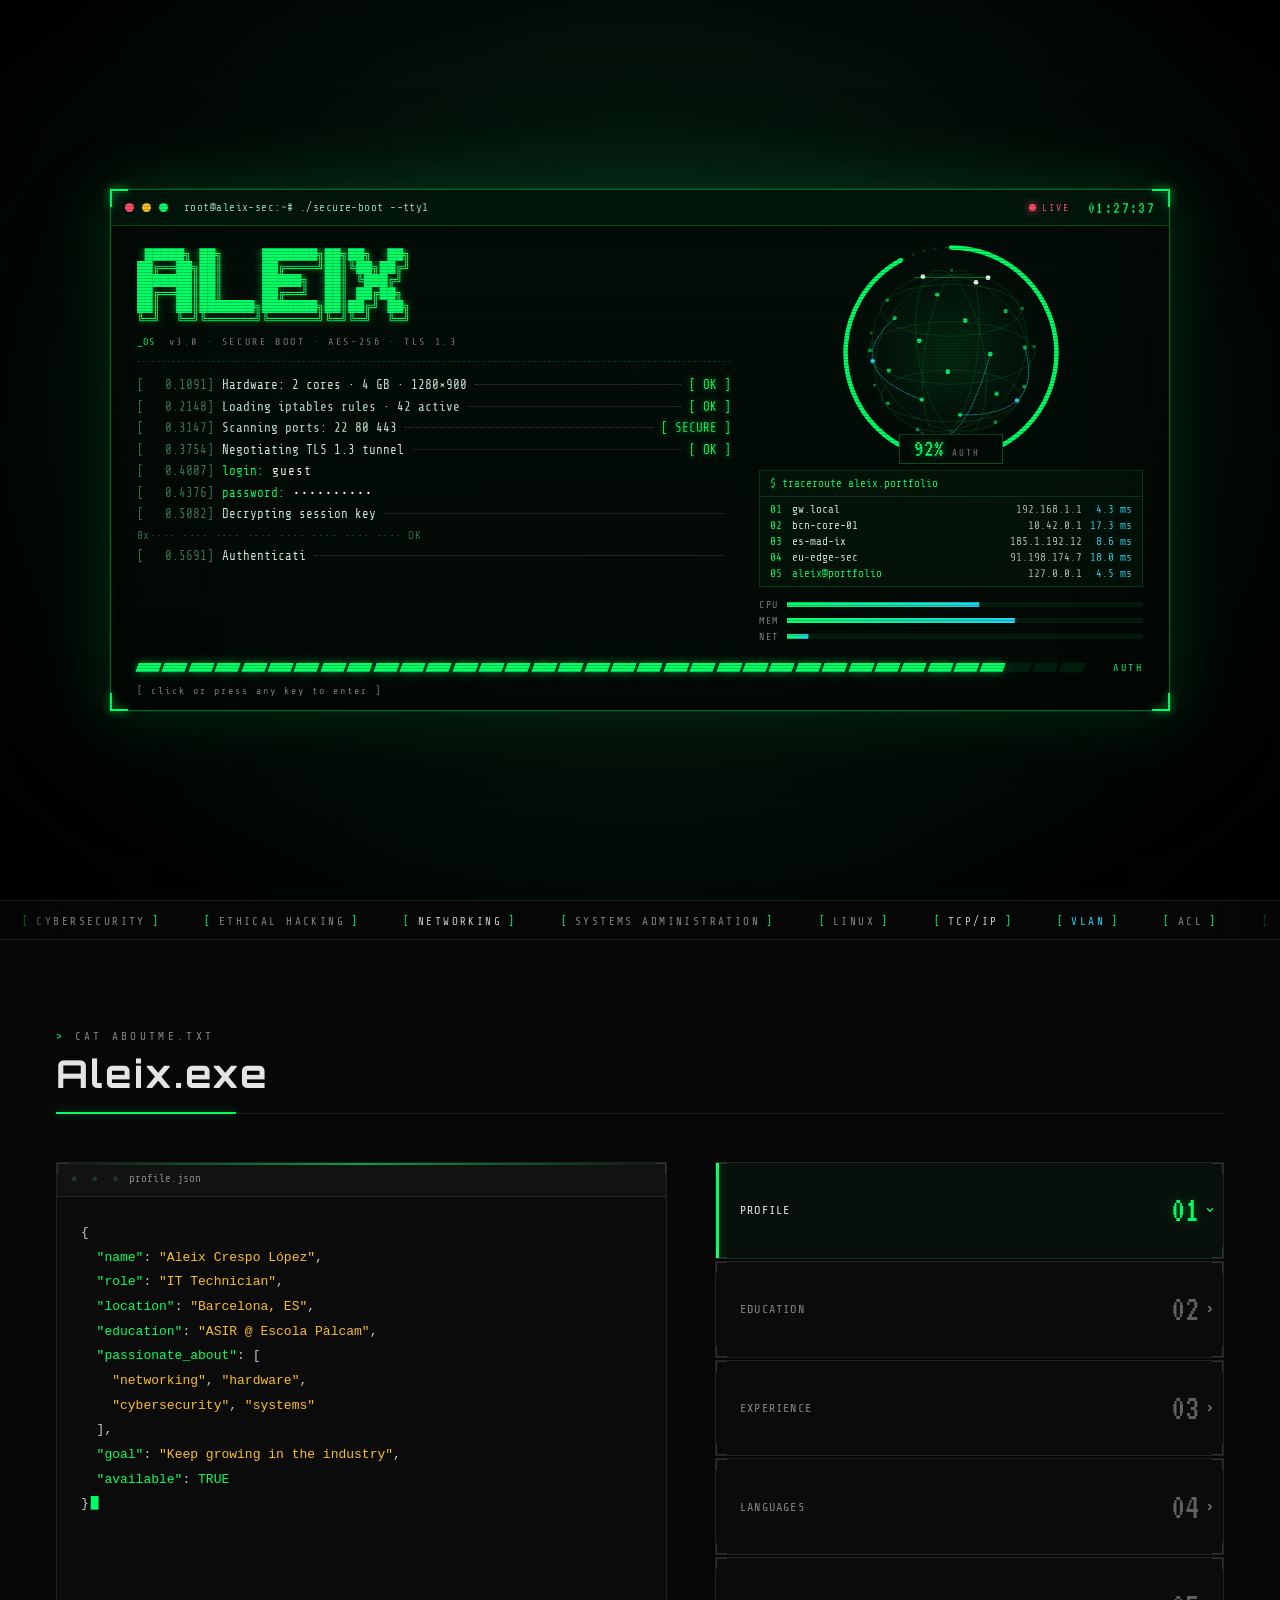
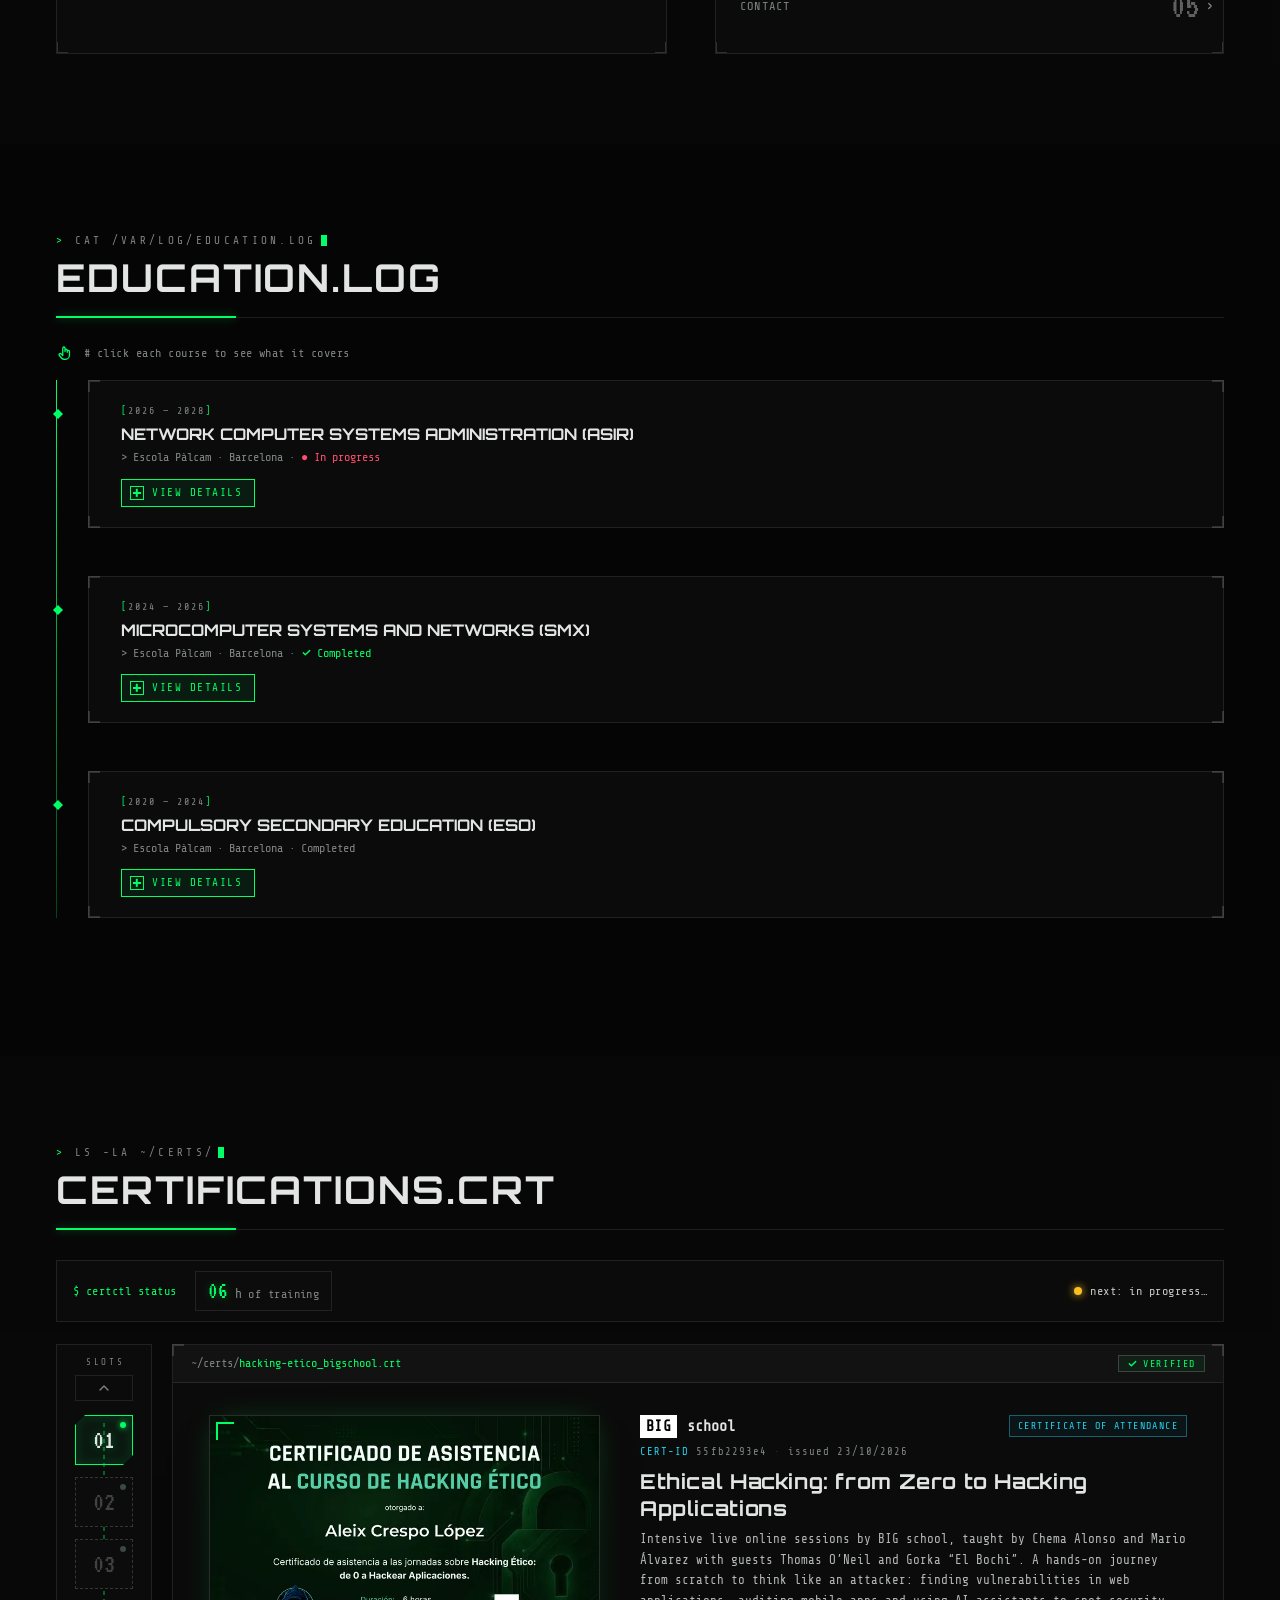
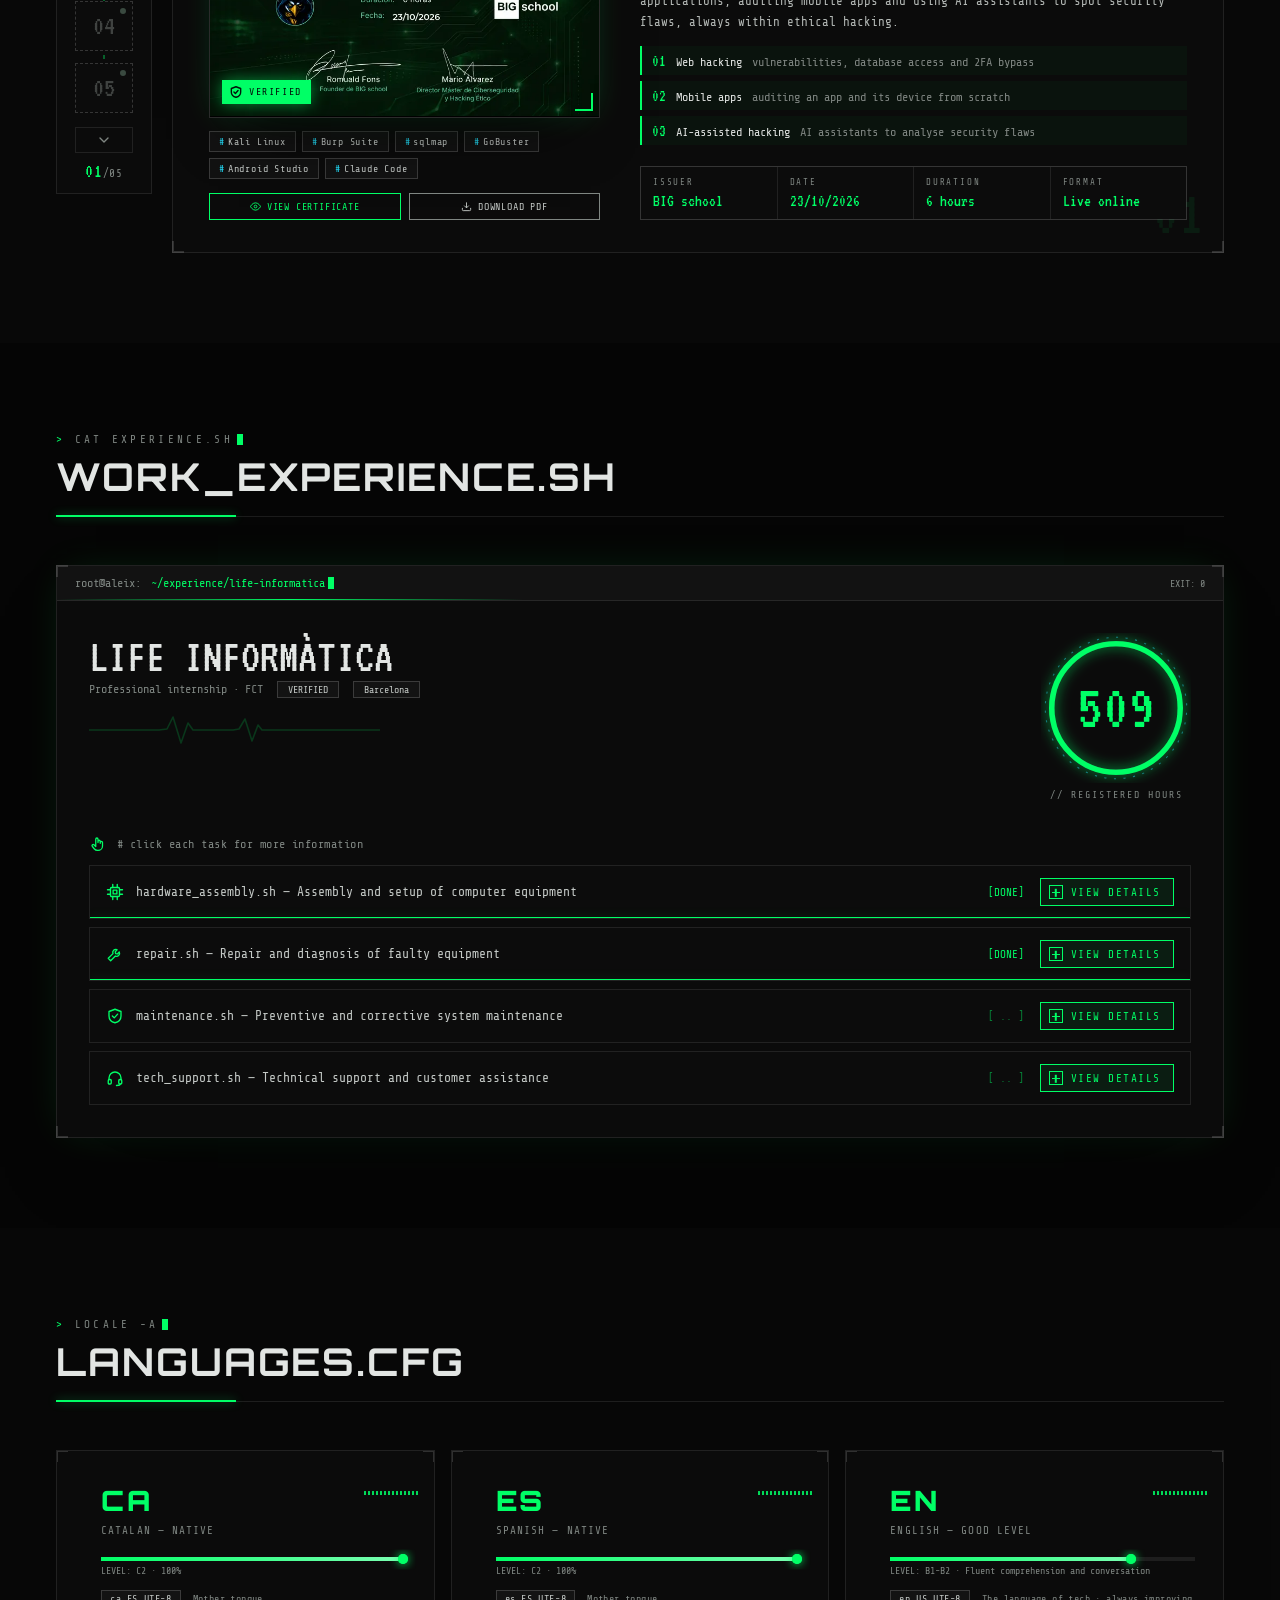
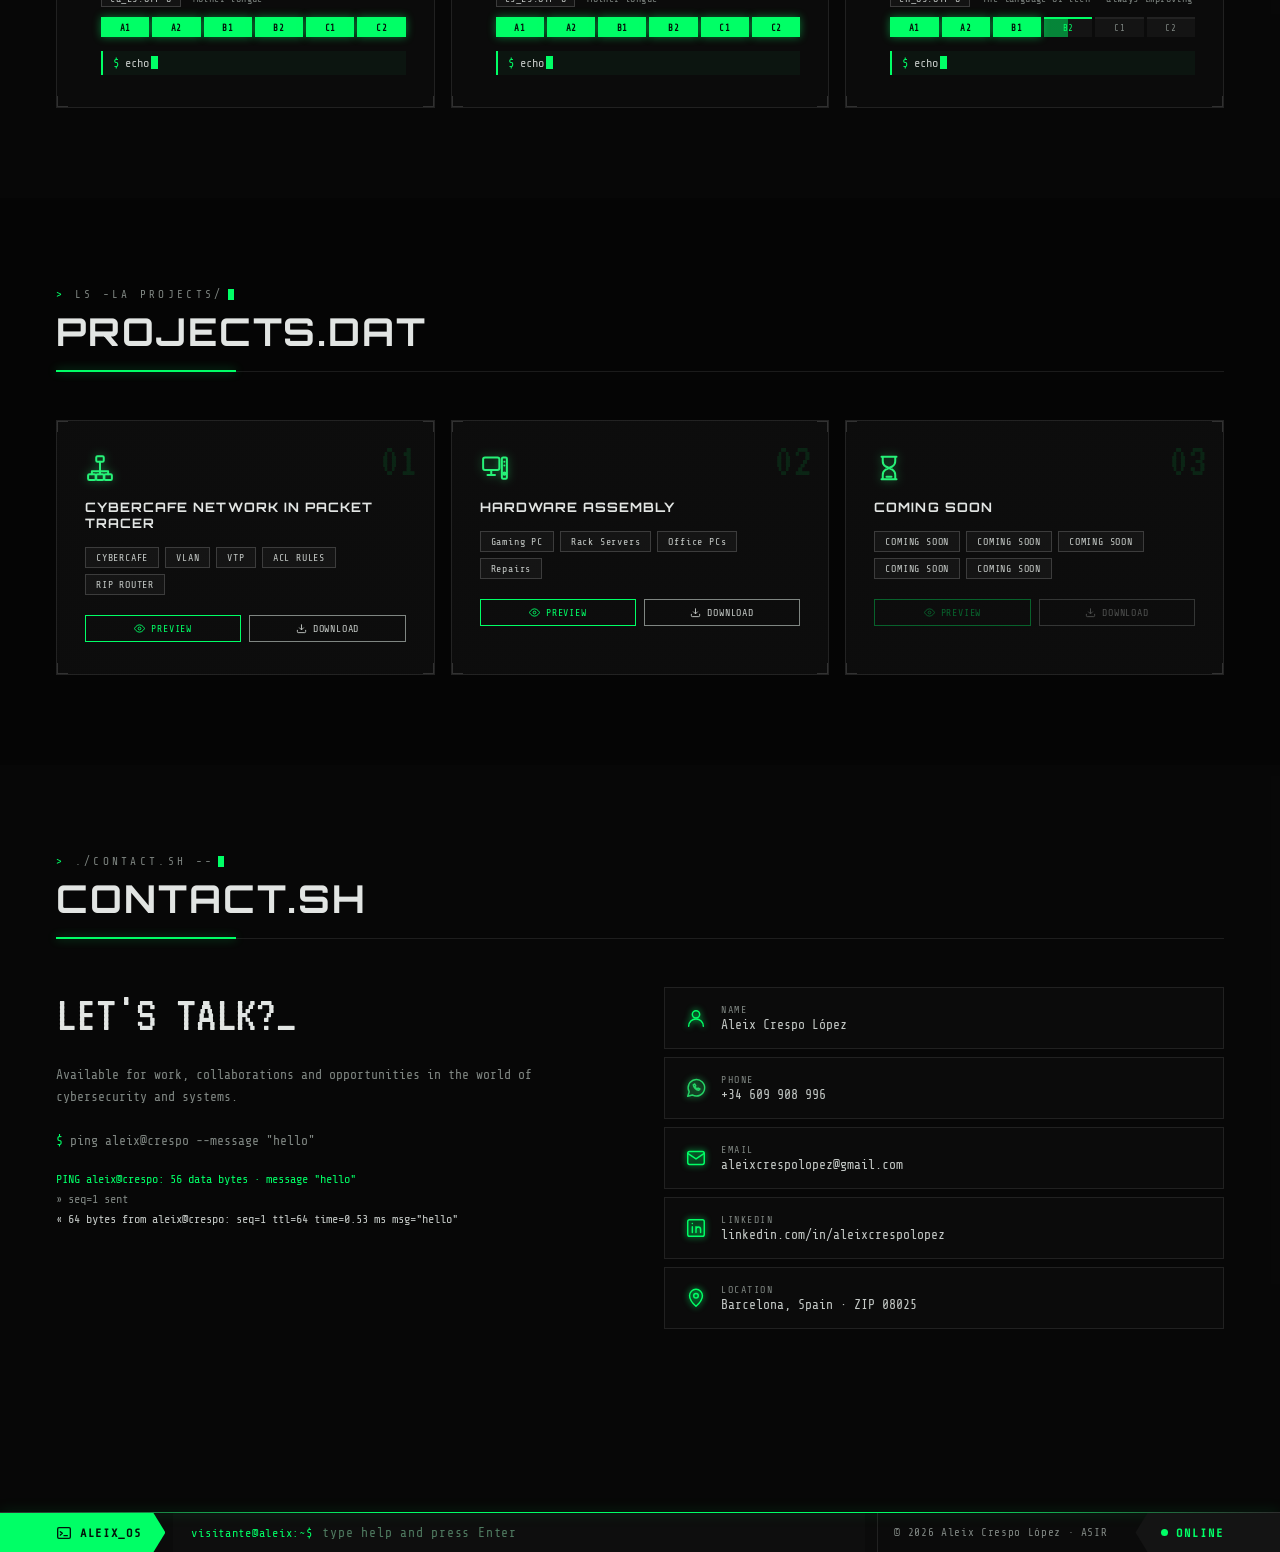
<file: index.html>
<!DOCTYPE html>
<html lang="es">
<head>
<meta charset="UTF-8">
<meta name="viewport" content="width=device-width, initial-scale=1.0, viewport-fit=cover">
<meta name="description" content="Portfolio de Aleix Crespo López: técnico informático de Barcelona, estudiante de asir, apasionado de las redes, los sistemas y la ciberseguridad.">
<meta name="author" content="Aleix Crespo López">
<meta name="theme-color" content="#050505">
<script>try{if(localStorage.xtheme==="light")document.documentElement.dataset.theme="light"}catch(e){}</script>
<meta name="color-scheme" content="dark">
<meta name="referrer" content="strict-origin-when-cross-origin">
<meta property="og:type" content="website">
<meta property="og:title" content="Aleix Crespo López — Portfolio">
<meta property="og:description" content="Técnico informático · ASIR · Redes, sistemas y ciberseguridad. Barcelona.">
<meta property="og:locale" content="es_ES">
<meta name="twitter:card" content="summary">
<script type="application/ld+json">{"@context":"https://schema.org","@type":"Person","name":"Aleix Crespo López","jobTitle":"Técnico informático","address":{"@type":"PostalAddress","addressLocality":"Barcelona","addressCountry":"ES"},"alumniOf":{"@type":"EducationalOrganization","name":"Escola Pàlcam"},"knowsAbout":["Ciberseguridad","Redes","Administración de sistemas","Hardware"],"sameAs":["https://www.linkedin.com/in/aleixcrespolopez/"]}</script>
<title>aleix@crespo:~$ portfolio</title>
<link rel="icon" type="image/svg+xml" href="data:image/svg+xml,%3Csvg xmlns='http://www.w3.org/2000/svg' viewBox='0 0 32 32'%3E%3Crect width='32' height='32' rx='4' fill='%23020c02'/%3E%3Crect x='1' y='1' width='30' height='30' rx='3' fill='none' stroke='%2300ff41' stroke-width='1.2'/%3E%3Crect x='1' y='1' width='30' height='8' rx='3' fill='%230a1a0a'/%3E%3Ccircle cx='6' cy='5' r='1.5' fill='%23ff3c3c'/%3E%3Ccircle cx='11' cy='5' r='1.5' fill='%23ffff00'/%3E%3Ccircle cx='16' cy='5' r='1.5' fill='%2300ff41'/%3E%3Ctext x='4' y='22' font-family='monospace' font-size='11' fill='%2300ff41'%3E%26gt%3B_%3C/text%3E%3C/svg%3E">
<link rel="preconnect" href="https://fonts.googleapis.com">
<link rel="preconnect" href="https://fonts.gstatic.com" crossorigin>
<!-- Fuentes -->
<link rel="preload" as="style" href="https://fonts.googleapis.com/css2?family=Share+Tech+Mono&family=VT323&family=Orbitron:wght@700;900&display=swap">
<link rel="stylesheet" href="https://fonts.googleapis.com/css2?family=Share+Tech+Mono&family=VT323&family=Orbitron:wght@700;900&display=swap" media="print" onload="this.media='all'">
<noscript><link rel="stylesheet" href="https://fonts.googleapis.com/css2?family=Share+Tech+Mono&family=VT323&family=Orbitron:wght@700;900&display=swap"></noscript>
<link rel="preload" as="script" href="js/app.js?v=20261103a">
<link rel="stylesheet" href="css/styles.css?v=20261103a">
<noscript><style>#boot{display:none!important}</style></noscript>
</head>
<body>
<a class="skip-link" href="#sobre-mi">Saltar al contenido</a>

<!-- Pantalla de carga -->
<div id="boot" aria-live="polite"></div>

<!-- Barra superior -->
<nav class="topbar">
  <div class="topbar-dot red"></div>
  <div class="topbar-dot yellow"></div>
  <div class="topbar-dot green"></div>
  <div class="topbar-title">aleix@portfolio:<span>~/home</span> — bash</div>
  <div class="topbar-right">
    <a href="#sobre-mi" data-es="./Sobre Mí" data-en="./About Me">./Sobre Mí</a>
    <a href="#formacion" data-es="./Educación" data-en="./Education">./Educación</a>
    <a href="#certificaciones" data-es="./Certificados" data-en="./Certificates">./Certificados</a>
    <a href="#experiencia" data-es="./Experiencia" data-en="./Experience">./Experiencia</a>
    <a href="#skills" data-es="./Proyectos" data-en="./Projects">./Proyectos</a>
    <a href="#contacto" data-es="./Contacto" data-en="./Contact">./Contacto</a>
  </div>
  <!-- Menú móvil -->
  <div class="hamburger" id="hamburger" aria-label="Menú">
    <span></span><span></span><span></span>
  </div>
  <!-- Modo claro / oscuro -->
  <button type="button" class="theme-toggle" id="themeToggle" aria-label="Cambiar a modo claro" title="Modo claro / oscuro">
    <svg class="tt-sun" viewBox="0 0 24 24" aria-hidden="true"><circle cx="12" cy="12" r="4"/><path d="M12 2v2.5M12 19.5V22M4.2 4.2l1.8 1.8M18 18l1.8 1.8M2 12h2.5M19.5 12H22M4.2 19.8 6 18M18 6l1.8-1.8"/></svg>
    <span class="tt-track"><span class="tt-thumb"></span></span>
    <svg class="tt-moon" viewBox="0 0 24 24" aria-hidden="true"><path d="M20 14.5A8.5 8.5 0 1 1 9.5 4a7 7 0 0 0 10.5 10.5z"/></svg>
  </button>
  <!-- Idioma -->
  <div class="lang-toggle-wrap" id="langToggle" title="Cambiar idioma / Switch language">
    <span class="lang-flag flag-es" title="Español">
      <svg xmlns="http://www.w3.org/2000/svg" viewBox="0 0 60 40" width="24" height="16">
        <rect width="60" height="40" fill="#c60b1e"/>
        <rect y="10" width="60" height="20" fill="#ffc400"/>
      </svg>
    </span>
    <div class="lang-slider-track" id="langTrack">
      <div class="lang-slider-thumb" id="langThumb"></div>
    </div>
    <span class="lang-flag flag-en" title="English">
      <svg xmlns="http://www.w3.org/2000/svg" viewBox="0 0 60 40" width="24" height="16">
        <rect width="60" height="40" fill="#012169"/>
        <path d="M0,0 L60,40 M60,0 L0,40" stroke="#fff" stroke-width="6"/>
        <path d="M0,0 L60,40 M60,0 L0,40" stroke="#C8102E" stroke-width="4"/>
        <path d="M30,0 V40 M0,20 H60" stroke="#fff" stroke-width="10"/>
        <path d="M30,0 V40 M0,20 H60" stroke="#C8102E" stroke-width="6"/>
      </svg>
    </span>
  </div>
</nav>

<!-- Menú desplegable móvil -->
<nav class="mobile-nav" id="mobileNav">
  <a href="#sobre-mi" class="mobile-nav-link" data-es="./Sobre Mí" data-en="./About Me">./Sobre Mí</a>
  <a href="#formacion" class="mobile-nav-link" data-es="./Educación" data-en="./Education">./Educación</a>
  <a href="#certificaciones" class="mobile-nav-link" data-es="./Certificados" data-en="./Certificates">./Certificados</a>
  <a href="#experiencia" class="mobile-nav-link" data-es="./Experiencia" data-en="./Experience">./Experiencia</a>
  <a href="#skills" class="mobile-nav-link" data-es="./Proyectos" data-en="./Projects">./Proyectos</a>
  <a href="#contacto" class="mobile-nav-link" data-es="./Contacto" data-en="./Contact">./Contacto</a>
</nav>

<!-- Hero -->
<section class="hero" style="padding-top:48px;">

  <div class="hero-left">
    <div class="term-window">
      <div class="term-titlebar">
        bash — 80x24 &nbsp;&nbsp;
        <span>aleix@portfolio</span>
      </div>
      <div class="term-body">
        <div class="prompt">
          <span class="user">aleix</span><span class="at">@</span><span class="host">portfolio</span>:<span style="color:var(--muted)">~$</span>
          <span style="color:var(--text);"> whoami</span>
        </div>
        <div class="hero-name">
          <div class="glitch">ALEIX</div>
          <div>CRESPO</div>
          <div style="-webkit-text-stroke:1px var(--green);color:transparent;text-shadow:none;">LÓPEZ</div>
        </div>
        <div class="hero-role">
          <span class="tag">ESTUDIANTE_ASIR</span>
          <span class="tag">TÉCNICO INFORMÁTICO</span>
          <span class="tag">CIBERSEGURIDAD</span>
          <br>
          <span style="color:var(--muted);font-size:12px;display:block;margin-top:8px;">Apasionado de la informática · Con ganas de creecer en el ambito profesional</span>
        </div>
        <div class="prompt" style="margin-top:12px;">
          <span class="user">aleix</span><span class="at">@</span><span class="host">portfolio</span>:<span style="color:var(--muted)">~$</span>
          <span class="typing-line" id="typed"> </span>
        </div>
        <div class="hero-btns">
          <a href="img/cvAleix.pdf" class="btn" target="_blank" rel="noopener noreferrer">
            <span>
              <svg class="btn-icon" viewBox="0 0 24 24" xmlns="http://www.w3.org/2000/svg" fill="currentColor">
                <path d="M14 2H6a2 2 0 0 0-2 2v16a2 2 0 0 0 2 2h12a2 2 0 0 0 2-2V8l-6-6zm-1 1.5L18.5 9H13V3.5zM6 20V4h5v7h7v9H6zm2-7h8v1H8v-1zm0 2.5h8v1H8v-1zm0-5h3v1H8v-1z"/>
              </svg>
              ./Curriculum
            </span>
          </a>
          <a href="https://www.linkedin.com/in/aleixcrespolopez/" class="btn ghost" target="_blank" rel="noopener noreferrer">
            <span>
              <svg class="btn-icon" viewBox="0 0 24 24" xmlns="http://www.w3.org/2000/svg" fill="currentColor">
                <path d="M20.447 20.452h-3.554v-5.569c0-1.328-.027-3.037-1.852-3.037-1.853 0-2.136 1.445-2.136 2.939v5.667H9.351V9h3.414v1.561h.046c.477-.9 1.637-1.85 3.37-1.85 3.601 0 4.267 2.37 4.267 5.455v6.286zM5.337 7.433a2.062 2.062 0 0 1-2.063-2.065 2.064 2.064 0 1 1 2.063 2.065zm1.782 13.019H3.555V9h3.564v11.452zM22.225 0H1.771C.792 0 0 .774 0 1.729v20.542C0 23.227.792 24 1.771 24h20.451C23.2 24 24 23.227 24 22.271V1.729C24 .774 23.2 0 22.222 0h.003z"/>
              </svg>
              Linkedin/.
            </span>
          </a>
        </div>
      </div>
    </div>
  </div>

  <div class="hero-right">
    <div>
      <div class="photo-frame">
        <img id="pfoto" decoding="async" fetchpriority="high" width="288" height="288" src="img/FotoCV.jpg" alt="Aleix Crespo López">
        <div class="corner-br"></div>
        <div class="corner-bl"></div>
        <div class="photo-label">ID: ALEIX_CRESPO · EDAD: 18 AÑOS</div>
      </div>
    </div>
  </div>
</section>

<!-- Sobre mí -->
<section id="sobre-mi">
  <div class="sec-label">cat SobreMi.txt</div>
  <h2 class="sec-title">Aleix.exe</h2>
  <div class="about-grid">
    <div class="terminal-block">
      <div class="tb-bar"><span id="tb-filename">perfil.json</span></div>
      <div class="tb-body">
        <pre class="cmd" id="about-terminal-content"></pre>
      </div>
    </div>

    <div class="stats-panel">
      <div class="stat-row stat-clickable" data-stat="horas" title="Click para más info">
        <span class="stat-key">PERFIL</span><span class="stat-val2">01</span>
      </div>
      <div class="stat-row stat-clickable" data-stat="formacion" title="Click para más info">
        <span class="stat-key">FORMACIÓN</span><span class="stat-val2">02</span>
      </div>
      <div class="stat-row stat-clickable" data-stat="ingles" title="Click para más info">
        <span class="stat-key">EXPERIENCIA</span><span class="stat-val2">03</span>
      </div>
      <div class="stat-row stat-clickable" data-stat="idiomas" title="Click para más info">
        <span class="stat-key">IDIOMAS</span><span class="stat-val2">04</span>
      </div>
      <div class="stat-row stat-clickable" data-stat="ciudad" title="Click para más info">
        <span class="stat-key">CONTACTO</span><span class="stat-val2">05</span>
      </div>
    </div>
  </div>
</section>

<!-- Formación -->
<section id="formacion">
  <div class="sec-label">cat /var/log/Formación.log</div>
  <h2 class="sec-title">FORMACIÓN.LOG</h2>
  <div class="x-hint" role="note"><svg viewBox="0 0 24 24" aria-hidden="true"><path d="M9 11V5.5a1.5 1.5 0 0 1 3 0V10m0-1.5a1.5 1.5 0 0 1 3 0V11m0-1a1.5 1.5 0 0 1 3 0v4.5a6 6 0 0 1-6 6h-.5a6 6 0 0 1-4.6-2.2L4.3 15a1.5 1.5 0 0 1 2.3-1.9L9 15.5V11"/></svg><span data-es="# pulsa en cada formación para ver de qué trata" data-en="# click each course to see what it covers"># pulsa en cada formación para ver de qué trata</span></div>
  <div class="timeline">
    <div class="tl-item">
      <button type="button" class="tl-head" aria-expanded="false" aria-controls="tl-d1">
        <span class="tl-period">2026 — 2028</span>
        <span class="tl-title">ADMINISTRACIÓN DE SISTEMAS INFORMÁTICOS EN RED (ASIR)</span>
        <span class="tl-school">> Escola Pàlcam · Barcelona · <span style="color:var(--red);">En Curso</span></span>
        <span class="tl-more x-more"><i class="x-pm" aria-hidden="true"></i><span class="x-lbl">ver detalles</span></span>
      </button>
      <div class="tl-detail" id="tl-d1" role="region">
        <div class="tl-inner">
          <div class="td-cmd">$ cat asir.md</div>
          <p class="tl-desc" data-es="Ciclo superior centrado en administrar y asegurar infraestructuras TI: sistemas operativos, redes, servicios de red, bases de datos y seguridad. Mi objetivo es especializarme en ciberseguridad y administración de sistemas." data-en="Advanced vocational degree focused on administering and securing IT infrastructure: operating systems, networking, network services, databases and security. My goal is to specialise in cybersecurity and systems administration.">Ciclo superior centrado en administrar y asegurar infraestructuras TI: sistemas operativos, redes, servicios de red, bases de datos y seguridad. Mi objetivo es especializarme en ciberseguridad y administración de sistemas.</p>
          <div class="tl-mods"><span class="tl-mod" data-es="Administración de SO" data-en="OS administration">Administración de SO</span><span class="tl-mod" data-es="Redes" data-en="Networking">Redes</span><span class="tl-mod" data-es="Servicios de red" data-en="Network services">Servicios de red</span><span class="tl-mod" data-es="Bases de datos" data-en="Databases">Bases de datos</span><span class="tl-mod" data-es="Seguridad y alta disponibilidad" data-en="Security & high availability">Seguridad y alta disponibilidad</span></div>
        </div>
      </div>
    </div>
    <div class="tl-item">
      <button type="button" class="tl-head" aria-expanded="false" aria-controls="tl-d2">
        <span class="tl-period">2024 — 2026</span>
        <span class="tl-title">SISTEMAS MICROINFORMÁTICOS Y REDES (SMX)</span>
        <span class="tl-school">> Escola Pàlcam · Barcelona · <span style="color:var(--green);">Completado</span></span>
        <span class="tl-more x-more"><i class="x-pm" aria-hidden="true"></i><span class="x-lbl">ver detalles</span></span>
      </button>
      <div class="tl-detail" id="tl-d2" role="region">
        <div class="tl-inner">
          <div class="td-cmd">$ cat smx.md</div>
          <p class="tl-desc" data-es="Ciclo medio donde construí la base técnica: montaje y reparación de hardware, instalación de sistemas operativos, redes locales y seguridad informática. Lo cerré con 515 h de prácticas FCT en Life Informàtica y proyectos como la red de un cibercafé en Packet Tracer (VLAN, VTP, ACL, RIP)." data-en="Vocational degree where I built my technical foundation: hardware assembly and repair, operating system installation, local networks and IT security. I finished it with 515 h of FCT internship at Life Informàtica and projects such as a cybercafé network in Packet Tracer (VLAN, VTP, ACL, RIP).">Ciclo medio donde construí la base técnica: montaje y reparación de hardware, instalación de sistemas operativos, redes locales y seguridad informática. Lo cerré con 515 h de prácticas FCT en Life Informàtica y proyectos como la red de un cibercafé en Packet Tracer (VLAN, VTP, ACL, RIP).</p>
          <div class="tl-mods"><span class="tl-mod" data-es="Hardware" data-en="Hardware">Hardware</span><span class="tl-mod" data-es="Sistemas operativos" data-en="Operating systems">Sistemas operativos</span><span class="tl-mod" data-es="Redes locales" data-en="Local networks">Redes locales</span><span class="tl-mod" data-es="Seguridad informática" data-en="IT security">Seguridad informática</span><span class="tl-mod" data-es="Aplicaciones web" data-en="Web applications">Aplicaciones web</span><span class="tl-mod" data-es="Packet Tracer" data-en="Packet Tracer">Packet Tracer</span></div>
        </div>
      </div>
    </div>
    <div class="tl-item">
      <button type="button" class="tl-head" aria-expanded="false" aria-controls="tl-d3">
        <span class="tl-period">2020 — 2024</span>
        <span class="tl-title">EDUCACIÓN SECUNDARIA OBLIGATORIA (ESO)</span>
        <span class="tl-school">> Escola Pàlcam · Barcelona · <span style="color:var(--green);">Completado</span></span>
        <span class="tl-more x-more"><i class="x-pm" aria-hidden="true"></i><span class="x-lbl">ver detalles</span></span>
      </button>
      <div class="tl-detail" id="tl-d3" role="region">
        <div class="tl-inner">
          <div class="td-cmd">$ cat eso.md</div>
          <p class="tl-desc" data-es="Etapa obligatoria en la que desarrollé las bases de estudio, el trabajo en equipo y mi interés por la tecnología, que me llevó a elegir la rama informática." data-en="Compulsory stage where I developed study habits, teamwork and my interest in technology, which led me to choose the IT track.">Etapa obligatoria en la que desarrollé las bases de estudio, el trabajo en equipo y mi interés por la tecnología, que me llevó a elegir la rama informática.</p>
          <div class="tl-mods"><span class="tl-mod" data-es="Tecnología" data-en="Technology">Tecnología</span><span class="tl-mod" data-es="Matemáticas" data-en="Maths">Matemáticas</span><span class="tl-mod" data-es="Idiomas" data-en="Languages">Idiomas</span></div>
        </div>
      </div>
    </div>
  </div>

</section>

<!-- Certificaciones (para añadir uno, copia un <article class="cert-card">) -->
<section id="certificaciones">
  <div class="sec-label">ls -la ~/certs/</div>
  <h2 class="sec-title">CERTIFICACIONES.CRT</h2>

  <div class="cert-status" role="status">
    <span class="cs-cmd">$ certctl status</span>
    <span class="cs-item"><b id="certHours">06</b><i>h</i> <span data-es="de formación" data-en="of training">de formación</span></span>
    <span class="cs-next"><i></i><span data-es="siguiente: en curso…" data-en="next: in progress…">siguiente: en curso…</span></span>
  </div>

  <div class="cert-shell" data-slots="5">
  <nav class="cert-rail" role="tablist" aria-label="Certificados"></nav>
  <div class="cert-list">
    <article class="cert-card" data-num="01" data-hours="6" data-short-es="Hacking ético" data-short-en="Ethical hacking">
      <div class="cert-bar">
        <span class="cb-path">~/certs/<b>hacking-etico_bigschool.crt</b></span>
        <span class="cb-ok"><svg class="ico-check" viewBox="0 0 24 24" aria-hidden="true"><path d="M5 12.5l4.5 4.5L19 7.5"/></svg><span data-es="VERIFICADO" data-en="VERIFIED">VERIFICADO</span></span>
      </div>
      <div class="cert-body">
        <div class="cert-side">
        <button class="cert-thumb" type="button" data-full="certificados/hacking-etico-bigschool.webp"
                data-es-label="Ampliar certificado" data-en-label="Enlarge certificate" aria-label="Ampliar certificado">
          <img src="certificados/hacking-etico-bigschool-thumb.webp" width="720" height="556" loading="lazy" decoding="async"
               alt="Certificado de asistencia al Curso de Hacking Ético de BIG school — Aleix Crespo López">
          <span class="cth-scan" aria-hidden="true"></span>
          <span class="cth-stamp" aria-hidden="true"><svg viewBox="0 0 24 24"><path d="M12 3l8 3v6c0 5-3.5 8-8 9-4.5-1-8-4-8-9V6z"/><path d="m8.5 12 2.5 2.5 4.5-5"/></svg><span data-es="VERIFICADO" data-en="VERIFIED">VERIFICADO</span></span>
          <span class="cth-zoom" aria-hidden="true"><svg viewBox="0 0 24 24"><circle cx="11" cy="11" r="6.5"/><path d="m16 16 5 5M11 8v6M8 11h6"/></svg></span>
        </button>

          <div class="ci-tags"><span>Kali Linux</span><span>Burp Suite</span><span>sqlmap</span><span>GoBuster</span><span>Android Studio</span><span>Claude Code</span></div>
          <div class="project-btns ci-btns">
            <a href="certificados/hacking-etico-bigschool.webp" class="project-btn project-btn-preview cert-open" data-full="certificados/hacking-etico-bigschool.webp">
              <svg viewBox="0 0 24 24" fill="none" stroke="currentColor" stroke-width="2"><path d="M1 12s4-8 11-8 11 8 11 8-4 8-11 8-11-8-11-8z"/><circle cx="12" cy="12" r="3"/></svg>
              <span data-es="VER CERTIFICADO" data-en="VIEW CERTIFICATE">VER CERTIFICADO</span>
            </a>
            <a href="certificados/Certificado-Hacking-Etico-BIG-school.pdf" class="project-btn project-btn-download" download>
              <svg viewBox="0 0 24 24" fill="none" stroke="currentColor" stroke-width="2"><path d="M21 15v4a2 2 0 0 1-2 2H5a2 2 0 0 1-2-2v-4"/><polyline points="7 10 12 15 17 10"/><line x1="12" y1="15" x2="12" y2="3"/></svg>
              <span data-es="DESCARGAR PDF" data-en="DOWNLOAD PDF">DESCARGAR PDF</span>
            </a>
          </div>
        </div>

        <div class="cert-info">
          <div class="ci-issuer"><span class="ci-logo">BIG</span> school <span class="ci-type" data-es="CERTIFICADO DE ASISTENCIA" data-en="CERTIFICATE OF ATTENDANCE">CERTIFICADO DE ASISTENCIA</span></div>
          <div class="ci-id"><span>CERT-ID</span> 55fb2293e4 <span class="ci-sep">·</span> <span data-es="emitido el" data-en="issued">emitido el</span> 23/10/2026</div>
          <h3 class="ci-title" data-es="Hacking Ético: de 0 a Hackear Aplicaciones" data-en="Ethical Hacking: from Zero to Hacking Applications">Hacking Ético: de 0 a Hackear Aplicaciones</h3>
          <p class="ci-desc"
             data-es="Jornadas intensivas online de BIG school impartidas en directo por Chema Alonso y Mario Álvarez, con Thomas O’Neil y Gorka “El Bochi” como invitados. Un recorrido práctico desde cero para pensar como un atacante: encontrar vulnerabilidades en aplicaciones web, auditar apps móviles y usar asistentes de IA para detectar fallos de seguridad, siempre desde el hacking ético."
             data-en="Intensive live online sessions by BIG school, taught by Chema Alonso and Mario Álvarez with guests Thomas O’Neil and Gorka “El Bochi”. A hands-on journey from scratch to think like an attacker: finding vulnerabilities in web applications, auditing mobile apps and using AI assistants to spot security flaws, always within ethical hacking.">Jornadas intensivas online de BIG school impartidas en directo por Chema Alonso y Mario Álvarez, con Thomas O’Neil y Gorka “El Bochi” como invitados. Un recorrido práctico desde cero para pensar como un atacante: encontrar vulnerabilidades en aplicaciones web, auditar apps móviles y usar asistentes de IA para detectar fallos de seguridad, siempre desde el hacking ético.</p>

          <ol class="ci-mods">
            <li><span>01</span><b data-es="Hacking web" data-en="Web hacking">Hacking web</b><em data-es="vulnerabilidades, acceso a bases de datos y bypass de 2FA" data-en="vulnerabilities, database access and 2FA bypass">vulnerabilidades, acceso a bases de datos y bypass de 2FA</em></li>
            <li><span>02</span><b data-es="Apps móviles" data-en="Mobile apps">Apps móviles</b><em data-es="auditoría de una app y su dispositivo desde cero" data-en="auditing an app and its device from scratch">auditoría de una app y su dispositivo desde cero</em></li>
            <li><span>03</span><b data-es="Hacking con IA" data-en="AI-assisted hacking">Hacking con IA</b><em data-es="asistentes de IA para analizar fallos de seguridad" data-en="AI assistants to analyse security flaws">asistentes de IA para analizar fallos de seguridad</em></li>
          </ol>


          <dl class="ci-meta">
            <div><dt data-es="EMISOR" data-en="ISSUER">EMISOR</dt><dd>BIG school</dd></div>
            <div><dt data-es="FECHA" data-en="DATE">FECHA</dt><dd>23/10/2026</dd></div>
            <div><dt data-es="DURACIÓN" data-en="DURATION">DURACIÓN</dt><dd data-es="6 horas" data-en="6 hours">6 horas</dd></div>
            <div><dt data-es="FORMATO" data-en="FORMAT">FORMATO</dt><dd data-es="Online, directo" data-en="Live online">Online, directo</dd></div>
          </dl>




        </div>
      </div>
    </article>
  </div>
  </div>
</section>

<!-- Experiencia -->
<section id="experiencia">
  <div class="sec-label">cat experiencia.sh</div>
  <h2 class="sec-title">EXPERIENCIA_LABORAL.SH</h2>
  <div class="exp-terminal">
    <div class="exp-term-bar">
      <span style="color:var(--muted)">root@aleix:</span>
      <span class="path">~/experiencia/life-informatica</span>
      <span style="margin-left:auto;font-size:10px;">EXIT: 0</span>
    </div>
    <div class="exp-body">
      <div class="exp-header">
        <div>
          <div class="exp-company">LIFE INFORMÀTICA</div>
          <div class="exp-meta">
            Prácticas profesionales · FCT
            <span class="badge">VERIFICADO</span>
            <span class="badge">Barcelona</span>
          </div>
        </div>
        <div class="exp-meta-block">
          <div class="exp-hours-big">515</div>
          <div class="exp-h-label">// HORAS REGISTRADAS</div>
          <div class="exp-hbar"><i></i></div>
        </div>
      </div>
      <div class="x-hint" role="note"><svg viewBox="0 0 24 24" aria-hidden="true"><path d="M9 11V5.5a1.5 1.5 0 0 1 3 0V10m0-1.5a1.5 1.5 0 0 1 3 0V11m0-1a1.5 1.5 0 0 1 3 0v4.5a6 6 0 0 1-6 6h-.5a6 6 0 0 1-4.6-2.2L4.3 15a1.5 1.5 0 0 1 2.3-1.9L9 15.5V11"/></svg><span data-es="# pulsa en cada tarea para ver más información" data-en="# click each task for more information"># pulsa en cada tarea para ver más información</span></div>
      <div class="task-list">
        <div class="task-item">
          <button type="button" class="task-head" aria-expanded="false" aria-controls="task-d1">
            <span class="task-name">montaje_hardware.sh — Montaje y ensamblaje de equipos informáticos</span><span class="task-check">[DONE]</span>
            <span class="x-more"><i class="x-pm" aria-hidden="true"></i><span class="x-lbl">detalles</span></span>
          </button>
          <div class="task-detail" id="task-d1" role="region">
            <div class="td-inner">
              <div class="td-cmd">$ cat montaje_hardware.log</div>
              <p class="td-p" data-es="Montaje de equipos completos a partir de componentes: comprobar la compatibilidad de las piezas, montarlas con cuidado y dejar el equipo listo para entregar al cliente." data-en="Building complete computers from components: checking part compatibility, assembling them carefully and leaving each machine ready to hand over to the customer.">Montaje de equipos completos a partir de componentes: comprobar la compatibilidad de las piezas, montarlas con cuidado y dejar el equipo listo para entregar al cliente.</p>
              <ul class="td-list"><li data-es="Revisión de compatibilidad: placa base, procesador, RAM, fuente y almacenamiento" data-en="Compatibility check: motherboard, CPU, RAM, power supply and storage">Revisión de compatibilidad: placa base, procesador, RAM, fuente y almacenamiento</li><li data-es="Montaje de componentes y organización del cableado para una buena ventilación" data-en="Component assembly and cable management for good airflow">Montaje de componentes y organización del cableado para una buena ventilación</li><li data-es="Configuración de BIOS/UEFI, instalación del sistema operativo y drivers" data-en="BIOS/UEFI setup, operating system and driver installation">Configuración de BIOS/UEFI, instalación del sistema operativo y drivers</li><li data-es="Pruebas de arranque y estabilidad antes de la entrega" data-en="Boot and stability testing before delivery">Pruebas de arranque y estabilidad antes de la entrega</li></ul>
              <div class="td-tags"><span data-es="Hardware" data-en="Hardware">Hardware</span><span data-es="BIOS / UEFI" data-en="BIOS / UEFI">BIOS / UEFI</span><span data-es="Windows" data-en="Windows">Windows</span><span data-es="Drivers" data-en="Drivers">Drivers</span></div>
            </div>
          </div>
        </div>
        <div class="task-item">
          <button type="button" class="task-head" aria-expanded="false" aria-controls="task-d2">
            <span class="task-name">reparacion.sh — Reparación y diagnóstico de equipos averiados</span><span class="task-check">[DONE]</span>
            <span class="x-more"><i class="x-pm" aria-hidden="true"></i><span class="x-lbl">detalles</span></span>
          </button>
          <div class="task-detail" id="task-d2" role="region">
            <div class="td-inner">
              <div class="td-cmd">$ cat reparacion.log</div>
              <p class="td-p" data-es="Localizar el origen del fallo de manera ordenada, desde lo más simple a lo más complejo, y resolverla sustituyendo o reparando lo necesario." data-en="Tracking down the cause of each fault methodically, from the simplest to the most complex, and fixing it by repairing or replacing what was needed.">Localizar el origen de cada avería de forma ordenada, desde lo más simple a lo más complejo, y resolverla sustituyendo o reparando lo necesario.</p>
              <ul class="td-list"><li data-es="Diagnóstico de fallos de arranque, pantalla, sobrecalentamiento y rendimiento" data-en="Diagnosing boot, display, overheating and performance issues">Diagnóstico de fallos de arranque, pantalla, sobrecalentamiento y rendimiento</li><li data-es="Pruebas de componentes para aislar la pieza defectuosa" data-en="Component testing to isolate the faulty part">Pruebas de componentes para aislar la pieza defectuosa</li><li data-es="Sustitución de piezas y reinstalación de software cuando hacía falta" data-en="Part replacement and software reinstallation when required">Sustitución de piezas y reinstalación de software cuando hacía falta</li><li data-es="Comprobación final para confirmar que la avería quedaba resuelta" data-en="Final check to confirm the fault was fixed">Comprobación final para confirmar que la avería quedaba resuelta</li></ul>
              <div class="td-tags"><span data-es="Diagnóstico" data-en="Diagnostics">Diagnóstico</span><span data-es="Hardware" data-en="Hardware">Hardware</span><span data-es="Software" data-en="Software">Software</span></div>
            </div>
          </div>
        </div>
        <div class="task-item">
          <button type="button" class="task-head" aria-expanded="false" aria-controls="task-d3">
            <span class="task-name">mantenimiento.sh — Mantenimiento preventivo y correctivo de sistemas</span><span class="task-check">[DONE]</span>
            <span class="x-more"><i class="x-pm" aria-hidden="true"></i><span class="x-lbl">detalles</span></span>
          </button>
          <div class="task-detail" id="task-d3" role="region">
            <div class="td-inner">
              <div class="td-cmd">$ cat mantenimiento.log</div>
              <p class="td-p" data-es="Mantener los equipos sanos para evitar averías y corregir los problemas que ya habían aparecido, cuidando también la seguridad del sistema." data-en="Keeping machines healthy to prevent failures and fixing problems that had already appeared, while also looking after system security.">Mantener los equipos sanos para evitar averías y corregir los problemas que ya habían aparecido, cuidando también la seguridad del sistema.</p>
              <ul class="td-list"><li data-es="Limpieza interna de equipos y revisión de temperaturas" data-en="Internal cleaning and temperature checks">Limpieza interna de equipos y revisión de temperaturas</li><li data-es="Actualizaciones del sistema, drivers y software" data-en="System, driver and software updates">Actualizaciones del sistema, drivers y software</li><li data-es="Eliminación de software no deseado y optimización del rendimiento" data-en="Removal of unwanted software and performance tuning">Eliminación de software no deseado y optimización del rendimiento</li><li data-es="Copias de seguridad antes de cualquier intervención" data-en="Backups before any intervention">Copias de seguridad antes de cualquier intervención</li></ul>
              <div class="td-tags"><span data-es="Prevención" data-en="Prevention">Prevención</span><span data-es="Seguridad" data-en="Security">Seguridad</span><span data-es="Backups" data-en="Backups">Backups</span></div>
            </div>
          </div>
        </div>
        <div class="task-item">
          <button type="button" class="task-head" aria-expanded="false" aria-controls="task-d4">
            <span class="task-name">soporte_tecnico.sh — Atención y soporte técnico a clientes</span><span class="task-check">[DONE]</span>
            <span class="x-more"><i class="x-pm" aria-hidden="true"></i><span class="x-lbl">detalles</span></span>
          </button>
          <div class="task-detail" id="task-d4" role="region">
            <div class="td-inner">
              <div class="td-cmd">$ cat soporte_tecnico.log</div>
              <p class="td-p" data-es="Atender a los clientes, entender qué les pasaba al equipo y explicarles la solución de forma clara, sin tecnicismos innecesarios." data-en="Helping customers, understanding what was wrong with their devices and explaining the solution clearly, without unnecessary jargon.">Atender a los clientes, entender qué les pasaba al equipo y explicarles la solución de forma clara, sin tecnicismos innecesarios.</p>
              <ul class="td-list"><li data-es="Recepción de equipos y registro de cada incidencia" data-en="Device intake and logging of each issue">Recepción de equipos y registro de cada incidencia</li><li data-es="Explicación del problema y del presupuesto al cliente" data-en="Explaining the problem and the quote to the customer">Explicación del problema y del presupuesto al cliente</li><li data-es="Resolución de dudas y consejos de uso y seguridad" data-en="Answering questions and giving usage and security tips">Resolución de dudas y consejos de uso y seguridad</li><li data-es="Entrega del equipo y seguimiento posterior" data-en="Device hand-over and follow-up">Entrega del equipo y seguimiento posterior</li></ul>
              <div class="td-tags"><span data-es="Atención al cliente" data-en="Customer service">Atención al cliente</span><span data-es="Comunicación" data-en="Communication">Comunicación</span><span data-es="Incidencias" data-en="Ticketing">Incidencias</span></div>
            </div>
          </div>
        </div>
      </div>

    </div>
  </div>
</section>

<!-- Idiomas -->
<section id="idiomas">
  <div class="sec-label">locale -a</div>
  <h2 class="sec-title">IDIOMAS.CFG</h2>
  <div class="lang-grid">
    <div class="lang-panel">
      <div class="lang-code">CA</div>
      <div class="lang-full">CATALÀ — NATIU</div>
      <div class="lang-bar"><div class="lang-fill" style="width:100%;"></div></div>
      <div class="lang-pct">LEVEL: C2 · 100%</div>
      <div class="cy-lmeta"><span class="cy-loc">ca_ES.UTF-8</span><span class="cy-note" data-es="Lengua Nativa" data-en="Mother tongue">Lengua Nativa</span></div>
      <div class="cy-cefr" aria-hidden="true"><i class="on">A1</i><i class="on">A2</i><i class="on">B1</i><i class="on">B2</i><i class="on">C1</i><i class="on">C2</i></div>
      <div class="cy-say" data-say="echo &quot;Bon dia, sóc l'Aleix&quot;"><b>$</b> <span class="cy-say-t"></span></div>
      <div class="cy-wave" aria-hidden="true"></div>

    </div>
    <div class="lang-panel">
      <div class="lang-code">ES</div>
      <div class="lang-full">CASTELLANO — NATIVO</div>
      <div class="lang-bar"><div class="lang-fill" style="width:100%;"></div></div>
      <div class="lang-pct">LEVEL: C2 · 100%</div>
      <div class="cy-lmeta"><span class="cy-loc">es_ES.UTF-8</span><span class="cy-note" data-es="Lengua Nativa" data-en="Mother tongue">Lengua Nativa</span></div>
      <div class="cy-cefr" aria-hidden="true"><i class="on">A1</i><i class="on">A2</i><i class="on">B1</i><i class="on">B2</i><i class="on">C1</i><i class="on">C2</i></div>
      <div class="cy-say" data-say="echo &quot;Buenos días, soy Aleix&quot;"><b>$</b> <span class="cy-say-t"></span></div>
      <div class="cy-wave" aria-hidden="true"></div>

    </div>
    <div class="lang-panel">
      <div class="lang-code">EN</div>
      <div class="lang-full">ENGLISH — GOOD LEVEL</div>
      <div class="lang-bar"><div class="lang-fill" style="width:80%;"></div></div>
      <div class="lang-pct">LEVEL: B1-B2 · Comprensión y conversación fluidas</div>
      <div class="cy-lmeta"><span class="cy-loc">en_US.UTF-8</span><span class="cy-note" data-es="Idioma de la tecnología · en mejora continua" data-en="The language of tech · always improving">Idioma de la tecnología · en mejora continua</span></div>
      <div class="cy-cefr" aria-hidden="true"><i class="on">A1</i><i class="on">A2</i><i class="on">B1</i><i class="part">B2</i><i class="">C1</i><i class="">C2</i></div>
      <div class="cy-say" data-say="echo &quot;Good morning, I'm Aleix&quot;"><b>$</b> <span class="cy-say-t"></span></div>
      <div class="cy-wave" aria-hidden="true"></div>

    </div>
  </div>
</section>

<!-- Proyectos -->
<section id="skills">
  <div class="sec-label">ls -la proyectos/</div>
  <h2 class="sec-title">PROYECTOS.DAT</h2>
  <div class="skills-grid">
    <div class="skill-panel" data-num="01">
      <div class="skill-icon"><svg viewBox="0 0 24 24" aria-hidden="true"><rect x="9" y="2.5" width="6" height="4.5" rx="1"/><rect x="2.5" y="17" width="6" height="4.5" rx="1"/><rect x="9" y="17" width="6" height="4.5" rx="1"/><rect x="15.5" y="17" width="6" height="4.5" rx="1"/><path d="M12 7v5M5.5 17v-2.5h13V17M12 12v5"/></svg></div>
      <div class="skill-name">RED DE UN CIBERCAFE EN PACKET TRACER</div>
      <div class="skill-tags">
        <span class="skill-tag">CIBERCAFE</span>
        <span class="skill-tag">VLAN</span>
        <span class="skill-tag">VTP</span>
        <span class="skill-tag">REGLAS ACL</span>
        <span class="skill-tag">ROUTER RIP</span>
      </div>
      <div class="project-btns">
        <a href="proyectos/proyecto1/Proyecto1.png" class="project-btn project-btn-preview" target="_blank" rel="noopener noreferrer">
          <svg viewBox="0 0 24 24" fill="none" stroke="currentColor" stroke-width="2"><path d="M1 12s4-8 11-8 11 8 11 8-4 8-11 8-11-8-11-8z"/><circle cx="12" cy="12" r="3"/></svg>
          <span>PREVIEW</span>
        </a>
        <a href="proyectos/proyecto1/Proyecto Cibercafe.pkt" class="project-btn project-btn-download" download>
          <svg viewBox="0 0 24 24" fill="none" stroke="currentColor" stroke-width="2"><path d="M21 15v4a2 2 0 0 1-2 2H5a2 2 0 0 1-2-2v-4"/><polyline points="7 10 12 15 17 10"/><line x1="12" y1="15" x2="12" y2="3"/></svg>
          <span>DESCARGAR</span>
        </a>
      </div>
    </div>
    <div class="skill-panel" data-num="02">
      <div class="skill-icon"><svg viewBox="0 0 24 24" aria-hidden="true"><rect x="2.5" y="3.5" width="13" height="10" rx="1.5"/><path d="M6 17.5h6M9 13.5v4"/><rect x="17.5" y="3.5" width="4" height="17" rx="1"/><path d="M19.5 7h0M19.5 10h0"/><circle cx="19.5" cy="16.5" r=".9"/></svg></div>
      <div class="skill-name">MONTAJE DE HARDWARE</div>
      <div class="skill-tags">
        <span class="skill-tag">Gaming PC</span>
        <span class="skill-tag">Servidores Rack</span>
        <span class="skill-tag">Ofimáticos</span>
        <span class="skill-tag">Reparaciones</span>
      </div>
      <div class="project-btns">
        <a href="proyectos/proyecto2/Proyecto2.html" class="project-btn project-btn-preview" target="_blank" rel="noopener noreferrer">
          <svg viewBox="0 0 24 24" fill="none" stroke="currentColor" stroke-width="2"><path d="M1 12s4-8 11-8 11 8 11 8-4 8-11 8-11-8-11-8z"/><circle cx="12" cy="12" r="3"/></svg>
          <span>PREVIEW</span>
        </a>
        <a href="proyectos/proyecto2/Videos_Proyecto.rar" class="project-btn project-btn-download" download>
          <svg viewBox="0 0 24 24" fill="none" stroke="currentColor" stroke-width="2"><path d="M21 15v4a2 2 0 0 1-2 2H5a2 2 0 0 1-2-2v-4"/><polyline points="7 10 12 15 17 10"/><line x1="12" y1="15" x2="12" y2="3"/></svg>
          <span>DESCARGAR</span>
        </a>
      </div>
    </div>
    <div class="skill-panel" data-num="03">
      <div class="skill-icon"><svg viewBox="0 0 24 24" aria-hidden="true"><path d="M6 3h12M6 21h12M7 3v3.5a5 5 0 0 0 2.4 4.3L12 12l2.6-1.2A5 5 0 0 0 17 6.5V3M7 21v-3.5a5 5 0 0 1 2.4-4.3L12 12l2.6 1.2a5 5 0 0 1 2.4 4.3V21"/><path d="M10 19h4"/></svg></div>
      <div class="skill-name">PROXIMAMENTE</div>
      <div class="skill-tags">
        <span class="skill-tag">PROXIMAMENTE</span>
        <span class="skill-tag">PROXIMAMENTE</span>
        <span class="skill-tag">PROXIMAMENTE</span>
        <span class="skill-tag">PROXIMAMENTE</span>
        <span class="skill-tag">PROXIMAMENTE</span>
      </div>
      <div class="skill-tags">
      </div>
      <div class="project-btns">
        <a href="#" class="project-btn project-btn-preview project-btn-disabled">
          <svg viewBox="0 0 24 24" fill="none" stroke="currentColor" stroke-width="2"><path d="M1 12s4-8 11-8 11 8 11 8-4 8-11 8-11-8-11-8z"/><circle cx="12" cy="12" r="3"/></svg>
          <span>PREVIEW</span>
        </a>
        <a href="#" class="project-btn project-btn-download project-btn-disabled" download>
          <svg viewBox="0 0 24 24" fill="none" stroke="currentColor" stroke-width="2"><path d="M21 15v4a2 2 0 0 1-2 2H5a2 2 0 0 1-2-2v-4"/><polyline points="7 10 12 15 17 10"/><line x1="12" y1="15" x2="12" y2="3"/></svg>
          <span>DOWNLOAD</span>
        </a>
      </div>
    </div>
  </div>
</section>

<!-- Contacto -->
<section id="contacto">
  <div class="sec-label">./contacto.sh --init</div>
  <h2 class="sec-title">CONTACTO.SH</h2>
  <div class="contact-grid">
    <div>
      <div class="contact-cta">¿HABLAMOS?</div>
      <div class="contact-sub">
        Disponible para trabajar, colaboraciones y oportunidades en el mundo de la ciberseguridad y sistemas.<br><br>
        <span style="color:var(--green);">$ </span>ping aleix@crespo --message "hola"
      </div>
    </div>
    <div class="contact-items">
      <div class="contact-item">
        <span class="ci-icon"><svg viewBox="0 0 24 24" aria-hidden="true"><circle cx="12" cy="8" r="4"/><path d="M4 21c0-4.4 3.6-8 8-8s8 3.6 8 8"/></svg></span>
        <div><span class="ci-label">NOMBRE</span>Aleix Crespo López</div>
      </div>
      <a href="https://wa.me/34609908996?text=Hola%20Aleix%2C%20te%20escribo%20desde%20tu%20portfolio." class="contact-item ci-wa-item" target="_blank" rel="noopener noreferrer" aria-label="WhatsApp +34 609 908 996" title="WhatsApp">
        <span class="ci-icon"><svg viewBox="0 0 24 24" aria-hidden="true"><path d="M3 21l1.6-4.8A9 9 0 1 1 8 19.6z"/><path d="M9 8.5c.3 2.8 3.2 5.7 6 6l1.3-1.4-2-1-1 .8c-1-.4-2-1.3-2.4-2.3l.8-1-1-2z"/></svg></span>
        <div><span class="ci-label">TELÉFONO</span>+34 609 908 996</div>
      </a>
      <a href="https://mail.google.com/mail/?view=cm&fs=1&to=aleixcrespolopez@gmail.com" class="contact-item" target="_blank" rel="noopener noreferrer">
        <span class="ci-icon"><svg viewBox="0 0 24 24" aria-hidden="true"><rect x="3" y="5" width="18" height="14" rx="2"/><path d="m3 7 9 6 9-6"/></svg></span>
        <div><span class="ci-label">EMAIL</span>aleixcrespolopez@gmail.com</div>
      </a>
      <a href="https://www.linkedin.com/in/aleixcrespolopez/" target="_blank" class="contact-item">
        <span class="ci-icon"><svg viewBox="0 0 24 24" aria-hidden="true"><rect x="3" y="3" width="18" height="18" rx="2"/><path d="M8 10.5V17M8 7v.01M12 17v-3.5a2.5 2.5 0 0 1 5 0V17M12 10.5V17"/></svg></span>
        <div><span class="ci-label">LINKEDIN</span>linkedin.com/in/aleixcrespolopez</div>
      </a>
      <div class="contact-item">
        <span class="ci-icon"><svg viewBox="0 0 24 24" aria-hidden="true"><path d="M12 21s-7-6.2-7-11.5a7 7 0 0 1 14 0C19 14.8 12 21 12 21z"/><circle cx="12" cy="9.5" r="2.5"/></svg></span>
        <div><span class="ci-label">UBICACIÓN</span>Barcelona, España · CP 08025</div>
      </div>
    </div>
  </div>
</section>

<!-- Pie -->

<footer>
  <div class="ft-out" id="ftOut" aria-live="polite"></div>
  <div class="sb">
    <span class="sb-seg sb-os" title="ALEIX_OS"><svg viewBox="0 0 24 24" aria-hidden="true"><rect x="2.5" y="4" width="19" height="16" rx="2"/><path d="m6.5 10 3 2.5-3 2.5M12 16h5"/></svg>ALEIX_OS</span>
    <form class="ft-cli" id="ftCli" autocomplete="off">
      <label for="ftIn" class="ft-ps">visitante@aleix:~$</label>
      <input id="ftIn" class="ft-in" type="text" spellcheck="false" autocapitalize="off" maxlength="40" placeholder="escribe help y pulsa Enter" data-es="escribe help y pulsa Enter" data-en="type help and press Enter">
    </form>
    <span class="f-copy">© 2026 Aleix Crespo López · ASIR</span>
    <span class="sb-seg sb-on"><i aria-hidden="true"></i><span>ONLINE</span></span>
  </div>
</footer>

<script src="js/app.js?v=20261103a"></script>
</body>
</html>
</file>
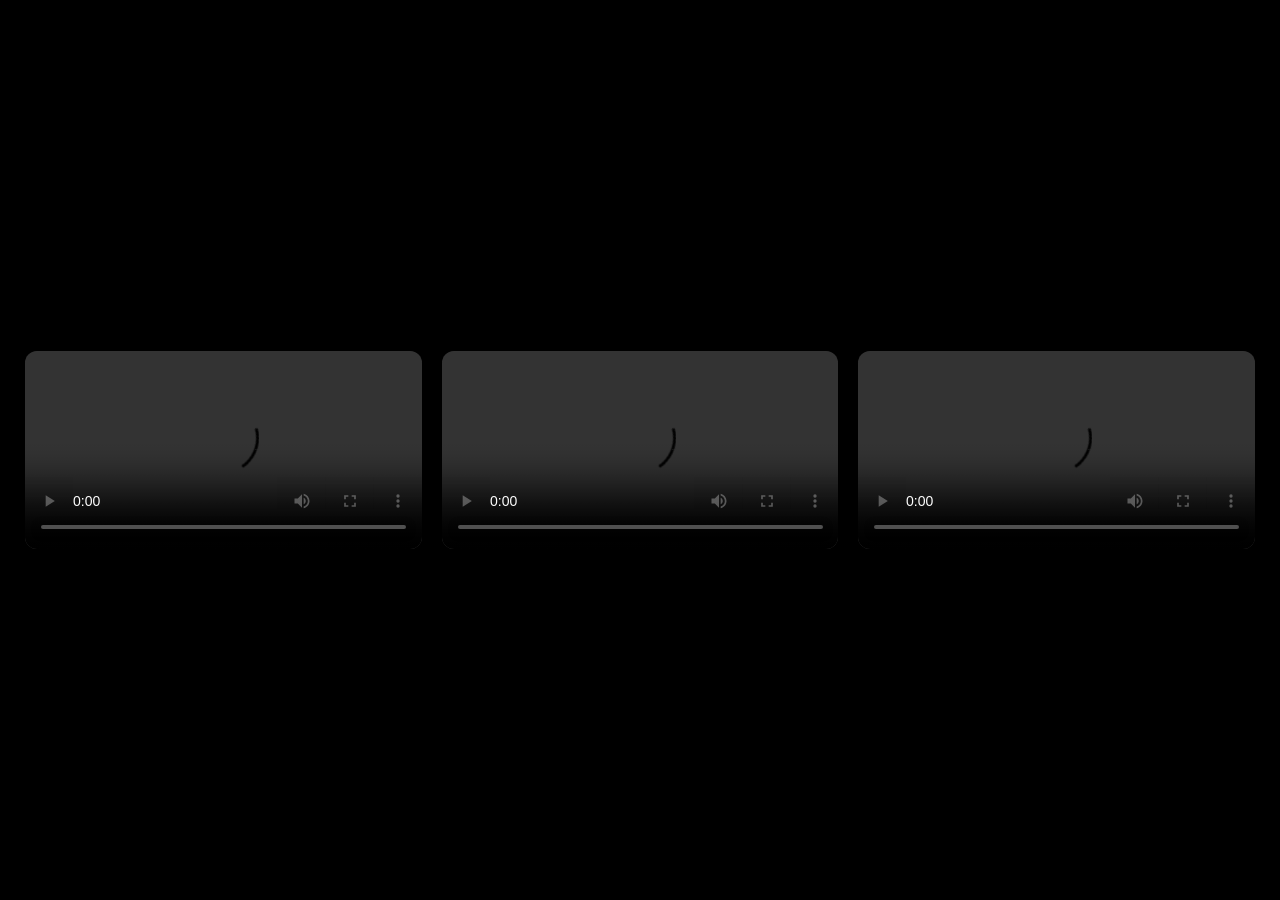
<file: proyectos/proyecto2/Proyecto2.html>
<!DOCTYPE html>
<html lang="es">
<head>
<meta charset="UTF-8">
<title>Preview Videos</title>

<style>
  *{
    margin:0;
    padding:0;
    box-sizing:border-box;
  }

  body{
    background:#000;
    width:100vw;
    height:100vh;
    overflow:hidden;

    display:flex;
    justify-content:center;
    align-items:center;
  }

  .video-container{
    width:100%;
    height:100%;

    display:flex;
    justify-content:center;
    align-items:center;
    gap:20px;

    padding:20px;
  }

  video{
    width:32%;
    max-height:90vh;

    border-radius:12px;
    background:#111;
  }
</style>
</head>

<body>

<div class="video-container">

  <video controls preload="metadata">
    <source src="Proyecto2.mp4" type="video/mp4">
    Tu navegador no soporta video.
  </video>

  <video controls preload="metadata">
    <source src="Proyecto2_1.mp4" type="video/mp4">
    Tu navegador no soporta video.
  </video>

  <video controls preload="metadata">
    <source src="Proyecto2_2.mp4" type="video/mp4">
    Tu navegador no soporta video.
  </video>

</div>

</body>
</html>
</file>
<file: css/styles.css>
/* Portfolio de Aleix Crespo López — styles.css */

/* =====================================================
   Base
   ===================================================== */
*,*::before,*::after{box-sizing:border-box;margin:0;padding:0;}
:root{
  --green:#00ff41;
  --green2:#00cc33;
  --green-dim:#00882200;
  --green-glow: 0 0 8px #00ff41aa, 0 0 20px #00ff4144;
  --bg:#040a07;
  --bg2:#06100b;
  --bg3:#09150e;
  --panel:#08130d;
  --border:#00ff4128;
  --border2:#00ff4155;
  --text:#d3f0dc;
  --muted:#6d9b7f;
  --red:#ff5d6c;
  --cyan:#3fe0c5;
  --yellow:#ffc857;
}

html{scroll-behavior:smooth;}

body{
  background:var(--bg);
  color:var(--text);
  font-family:'Share Tech Mono', monospace;
  overflow-x:hidden;
  cursor:none;
}

body::after{
  content:'';
  position:fixed;inset:0;
  background:repeating-linear-gradient(
    0deg,
    transparent,transparent 2px,
    rgba(0,0,0,0.08) 2px,rgba(0,0,0,0.08) 4px
  );
  pointer-events:none;z-index:9998;
}

/* Layout */
.container{position:relative;z-index:1;}

/* Barra superior */
.topbar{
  position:fixed;top:0;left:0;right:0;
  background:var(--bg);
  border-bottom:1px solid var(--border2);
  padding:10px 32px;
  display:flex;align-items:center;gap:16px;
  z-index:100;
  font-size:12px;
}
.topbar-dot{width:10px;height:10px;border-radius:50%;}
.topbar-dot.red{background:var(--red);box-shadow:0 0 6px var(--red);}
.topbar-dot.yellow{background:var(--yellow);box-shadow:0 0 6px var(--yellow);}
.topbar-dot.green{background:var(--green);box-shadow:0 0 6px var(--green);}
.topbar-title{color:var(--muted);margin-left:8px;}
.topbar-title span{color:var(--green);}
.topbar-right{margin-left:auto;display:flex;gap:24px;}
.topbar-right a{
  color:var(--muted);text-decoration:none;font-size:11px;
  letter-spacing:.1em;text-transform:uppercase;
  transition:color .2s;
}
.topbar-right a:hover{color:var(--green);}

/* Hero */
.hero{
  min-height:100vh;
  display:grid;
  grid-template-columns:1fr 1fr;
  padding-top:48px;
  position:relative;
  overflow:hidden;
}

.hero-left{
  display:flex;flex-direction:column;
  justify-content:center;
  padding:80px 56px;
  position:relative;
}

.term-window{
  background:var(--panel);
  border:1px solid var(--border2);
  position:relative;
  padding:0;
  box-shadow:0 0 40px #00ff4110,inset 0 0 80px #00ff4106;
}
.term-titlebar{
  background:#0d1a13;
  border-bottom:1px solid var(--border);
  padding:8px 14px;
  display:flex;align-items:center;gap:8px;
  font-size:11px;color:var(--muted);
}
.term-titlebar span{margin-left:auto;color:var(--green);letter-spacing:.05em;}
.term-body{padding:28px 32px;}

.prompt{color:var(--muted);font-size:13px;margin-bottom:6px;}
.prompt .user{color:var(--green);}
.prompt .at{color:var(--muted);}
.prompt .host{color:var(--cyan);}
.prompt .dollar{color:var(--green);}

.hero-name{
  font-family:'VT323',monospace;
  font-size:clamp(52px,7vw,96px);
  color:var(--green);
  line-height:.9;
  text-shadow:var(--green-glow);
  letter-spacing:.02em;
  margin:12px 0;
}

.hero-name .glitch{
  position:relative;
  display:inline-block;
  animation:glitch 8s infinite;
  will-change: transform;
}
@keyframes glitch{
  0%,90%,100%{transform:none;color:var(--green);}
  91%{transform:translate(-2px,1px);color:var(--cyan);}
  92%{transform:translate(2px,-1px);color:var(--red);}
  93%{transform:none;color:var(--green);}
  96%{transform:translate(1px,2px);color:var(--yellow);}
  97%{transform:none;}
}

.hero-role{
  color:var(--muted);font-size:13px;
  margin:16px 0;
  line-height:1.7;
}
.hero-role .tag{
  display:inline-block;
  border:1px solid var(--border2);
  color:var(--green);
  padding:2px 8px;font-size:11px;
  margin:3px 2px;
}

.typing-line{
  font-size:13px;color:var(--text);
  margin-top:20px;
  min-height:20px;
}
.typing-line::after{
  content:'█';
  color:var(--green);
  animation:blink .7s step-end infinite;
}

.hero-btns{
    display:flex;
    gap:40px;
    margin-top:28px;
    flex-wrap:wrap;

    justify-content:center; 
    align-items:center;     
}
.btn{
  font-family:'Share Tech Mono',monospace;
  font-size:12px;
  letter-spacing:.1em;
  text-transform:uppercase;
  padding:10px 22px;
  text-decoration:none;
  border:1px solid var(--green);
  color:var(--green);
  background:transparent;
  cursor:none;
  transition:background .2s,box-shadow .2s,color .2s;
  position:relative;
  overflow:hidden;
}
.btn::before{
  content:'';position:absolute;
  left:-100%;top:0;width:100%;height:100%;
  background:var(--green);
  transition:left .25s;z-index:0;
}
.btn:hover::before{left:0;}
.btn:hover{color:var(--bg);box-shadow:var(--green-glow);}
.btn span{position:relative;z-index:1;display:inline-flex;align-items:center;gap:7px;}
.btn-icon{width:14px;height:14px;flex-shrink:0;vertical-align:middle;}

/* Botones de proyecto */
.project-btns{
  display:flex;
  gap:8px;
  margin-top:20px;
  flex-wrap:wrap;
}
.project-btn{
  font-family:'Share Tech Mono',monospace;
  font-size:10px;
  letter-spacing:.08em;
  text-transform:uppercase;
  padding:7px 14px;
  text-decoration:none;
  border:1px solid var(--green);
  color:var(--green);
  background:transparent;
  cursor:none;
  transition:background .2s,box-shadow .2s,color .2s;
  position:relative;
  overflow:hidden;
  display:inline-flex;
  align-items:center;
  gap:6px;
  flex:1;
  justify-content:center;
}
.project-btn svg{width:11px;height:11px;flex-shrink:0;position:relative;z-index:1;}
.project-btn span{position:relative;z-index:1;}
.project-btn::before{
  content:'';position:absolute;
  left:-100%;top:0;width:100%;height:100%;
  background:var(--green);
  transition:left .25s;z-index:0;
}
.project-btn:hover::before{left:0;}
.project-btn:hover{color:var(--bg);box-shadow:var(--green-glow);}
.project-btn-download{
  border-color:var(--muted);
  color:var(--muted);
}
.project-btn-download::before{background:var(--muted);}
.project-btn-download:hover{color:var(--bg);}
.project-btn-disabled{
  opacity:.35;
  pointer-events:none;
}
.btn.ghost{border-color:var(--muted);color:var(--muted);}
.btn.ghost::before{background:var(--muted);}

.hero-right{
  position:relative;
  display:flex;align-items:center;justify-content:center;
  padding:80px 40px;
}

.photo-frame{
  position:relative;
  width:280px;
}

.photo-frame img{
  width:100%;
  display:block;
  border:1px solid var(--border2);
  box-shadow:0 0 30px #00ff4120;
}

.photo-frame::before,.photo-frame::after,
.corner-br,.corner-bl{
  content:'';position:absolute;
  width:20px;height:20px;
}
.photo-frame::before{top:-6px;left:-6px;border-top:2px solid var(--green);border-left:2px solid var(--green);}
.photo-frame::after{top:-6px;right:-6px;border-top:2px solid var(--green);border-right:2px solid var(--green);}
.corner-br{bottom:-6px;right:-6px;border-bottom:2px solid var(--green);border-right:2px solid var(--green);}
.corner-bl{bottom:-6px;left:-6px;border-bottom:2px solid var(--green);border-left:2px solid var(--green);}

/* Secciones */
section{
  padding:90px 56px;
  position:relative;
  z-index:1;
}
section:nth-child(even){background:var(--bg2);}

.sec-label{
  font-size:11px;letter-spacing:.3em;
  color:var(--muted);text-transform:uppercase;
  margin-bottom:6px;
}
.sec-label::before{content:'> ';color:var(--green);}

.sec-title{
  font-family:'Orbitron',monospace;
  font-size:clamp(24px,3vw,40px);
  font-weight:700;
  color:var(--green);
  text-shadow:var(--green-glow);
  letter-spacing:.05em;
  margin-bottom:48px;
  padding-bottom:16px;
  border-bottom:1px solid var(--border);
}

/* Sobre mí */
.about-grid{display:grid;grid-template-columns:1.2fr 1fr;gap:48px;align-items:start;}

.terminal-block{
  background:var(--panel);
  border:1px solid var(--border);
  font-size:13px;line-height:1.9;
  color:var(--text);
}
.terminal-block .tb-bar{
  background:#0d1a13;border-bottom:1px solid var(--border);
  padding:6px 14px;font-size:11px;color:var(--muted);
  display:flex;gap:6px;align-items:center;
}
.terminal-block .tb-bar::before{content:'● ● ●';letter-spacing:4px;color:#333;}
.terminal-block .tb-body{padding:24px;}
.terminal-block .cmd{color:var(--green);}
.terminal-block .comment{color:var(--muted);}
.terminal-block .str{color:var(--yellow);}
.terminal-block .key{color:var(--cyan);}
.terminal-block .num{color:var(--red);}

.stats-panel{display:flex;flex-direction:column;gap:2px;}
.stat-row{
  background:var(--panel);
  border:1px solid var(--border);
  padding:20px 24px;
  display:flex;justify-content:space-between;align-items:center;
  transition:border-color .2s,box-shadow .2s;
}
.stat-row:hover{border-color:var(--green);box-shadow:0 0 10px #00ff4120;}
.stat-key{font-size:12px;color:var(--muted);letter-spacing:.1em;}
.stat-val2{
  font-family:'VT323',monospace;
  font-size:36px;
  color:var(--green);
  text-shadow:var(--green-glow);
  line-height:1;
}

/* Proyectos */
.skills-grid{display:grid;grid-template-columns:repeat(3,1fr);gap:2px;background:#0d1a13;}
.skill-panel{
  background:var(--panel);
  border:1px solid transparent;
  padding:32px 28px;
  transition:border-color .3s,box-shadow .3s;
  position:relative;
  overflow:hidden;
}
.skill-panel:hover{border-color:var(--border2);box-shadow:inset 0 0 30px #00ff4108;}
.skill-panel::before{
  content:attr(data-num);
  position:absolute;top:16px;right:16px;
  font-family:'VT323',monospace;font-size:48px;
  color:#12241a;line-height:1;
}
.skill-icon{font-size:24px;margin-bottom:16px;}
.skill-name{
  font-family:'Orbitron',monospace;font-size:13px;
  color:var(--green);margin-bottom:16px;font-weight:700;
  letter-spacing:.08em;
}
.skill-tags{display:flex;flex-wrap:wrap;gap:6px;}
.skill-tag{
  font-size:10px;letter-spacing:.08em;
  border:1px solid var(--border);
  padding:4px 10px;color:var(--muted);
  transition:all .2s;
}
.skill-tag:hover{border-color:var(--green);color:var(--green);}

/* Formación */
.timeline{position:relative;padding-left:32px;}
.timeline::before{
  content:'';position:absolute;left:0;top:0;bottom:0;
  width:1px;background:linear-gradient(to bottom,var(--green),transparent);
}
.tl-item{
  position:relative;margin-bottom:48px;
  background:var(--panel);border:1px solid var(--border);
  padding:28px 32px;
  transition:border-color .3s;
}
.tl-item:hover{border-color:var(--border2);}
.tl-item::before{
  content:'';position:absolute;
  left:-36px;top:28px;
  width:10px;height:10px;
  background:var(--green);
  box-shadow:var(--green-glow);
  clip-path:polygon(50% 0%,100% 50%,50% 100%,0% 50%);
}
.tl-period{
  font-size:10px;letter-spacing:.2em;color:var(--muted);
  margin-bottom:8px;
}
.tl-period::before{content:'[';color:var(--green);}
.tl-period::after{content:']';color:var(--green);}
.tl-title{
  font-family:'Orbitron',monospace;font-size:16px;
  color:var(--green);font-weight:700;margin-bottom:6px;
}
.tl-school{font-size:12px;color:var(--muted);}

/* Experiencia */
.exp-terminal{
  background:var(--panel);
  border:1px solid var(--border2);
  box-shadow:0 0 40px #00ff4110;
}
.exp-term-bar{
  background:#08130d;
  border-bottom:1px solid var(--border2);
  padding:10px 18px;
  display:flex;align-items:center;gap:10px;
  font-size:12px;color:var(--muted);
}
.exp-term-bar .path{color:var(--green);}
.exp-body{padding:32px;}
.exp-header{display:flex;justify-content:space-between;align-items:flex-start;margin-bottom:24px;flex-wrap:wrap;gap:16px;}
.exp-company{
  font-family:'VT323',monospace;font-size:48px;
  color:var(--green);text-shadow:var(--green-glow);line-height:1;
}
.exp-meta-block{text-align:right;}
.exp-hours-big{
  font-family:'VT323',monospace;font-size:64px;
  color:var(--green);text-shadow:var(--green-glow);line-height:1;
}
.exp-h-label{font-size:10px;letter-spacing:.2em;color:var(--muted);}
.exp-meta{font-size:12px;color:var(--muted);margin-bottom:24px;}
.exp-meta .badge{
  display:inline-block;border:1px solid var(--border);
  padding:2px 10px;font-size:10px;
  color:var(--green);margin-left:8px;
}
.task-list{display:flex;flex-direction:column;gap:8px;}
.task-item{
  display:flex;align-items:center;gap:12px;
  font-size:13px;color:var(--text);
  padding:10px 16px;
  border:1px solid #12241a;
  background:#07110b;
  transition:border-color .2s,color .2s;
}
.task-item:hover{border-color:var(--green);color:var(--green);}
.task-item::before{content:'$';color:var(--green);flex-shrink:0;}
.task-check{margin-left:auto;color:var(--green);font-size:11px;}

/* Idiomas */
.lang-grid{display:grid;grid-template-columns:repeat(3,1fr);gap:2px;background:#0d1a13;}
.lang-panel{
  background:var(--panel);
  padding:32px 28px;
  border:1px solid transparent;
  transition:border-color .3s;
  display:flex;
  flex-direction:column;
  justify-content:space-between;
  min-height:180px;
}
.lang-panel:hover{border-color:var(--border2);}
.lang-code{
  font-family:'Orbitron',monospace;font-size:28px;
  font-weight:900;color:var(--green);
  text-shadow:var(--green-glow);
  letter-spacing:.1em;margin-bottom:6px;
}
.lang-full{font-size:11px;color:var(--muted);letter-spacing:.1em;margin-bottom:18px;}
.lang-bar{
  width:100%;height:4px;background:#12241a;
  margin-bottom:4px;overflow:hidden;
}
.lang-fill{height:100%;background:var(--green);box-shadow:var(--green-glow);transition:width .6s;}
.lang-pct{font-size:10px;color:var(--muted);}

/* Habilidades */
.soft-grid{display:grid;grid-template-columns:repeat(2,1fr);gap:12px;}
.soft-item{
  display:flex;align-items:center;gap:12px;
  background:var(--panel);
  border:1px solid var(--border);
  padding:16px 20px;
  transition:border-color .2s,box-shadow .2s;
  font-size:13px;
}
.soft-item:hover{border-color:var(--green);box-shadow:0 0 10px #00ff4115;}
.soft-item .si-icon{font-size:18px;}
.soft-item .si-bar{
  margin-left:auto;
  width:60px;height:3px;background:#12241a;overflow:hidden;
}
.soft-item .si-fill{height:100%;background:var(--green);box-shadow:var(--green-glow);}

/* Contacto */
.contact-grid{display:grid;grid-template-columns:1fr 1fr;gap:48px;align-items:start;}
.contact-cta{
  font-family:'VT323',monospace;
  font-size:clamp(36px,4vw,58px);
  color:var(--green);
  text-shadow:var(--green-glow);
  line-height:1.1;margin-bottom:20px;
}
.contact-sub{font-size:13px;color:var(--muted);line-height:1.7;}

.contact-items{display:flex;flex-direction:column;gap:8px;}
.contact-item{
  display:flex;align-items:center;gap:14px;
  background:var(--panel);border:1px solid var(--border);
  padding:16px 20px;
  text-decoration:none;color:var(--text);
  transition:border-color .2s,box-shadow .2s;
  font-size:13px;
}
.contact-item:hover{border-color:var(--green);box-shadow:0 0 12px #00ff4120;color:var(--green);}
.contact-item .ci-icon{color:var(--green);font-size:15px;width:20px;flex-shrink:0;}
.contact-item .ci-label{font-size:10px;color:var(--muted);letter-spacing:.15em;display:block;margin-bottom:2px;}
.contact-item:hover .ci-label{color:var(--muted);}

/* Pie */
footer{
  background:var(--bg);
  border-top:1px solid var(--border);
  padding:24px 56px;
  display:flex;justify-content:space-between;
  align-items:center;
  font-size:11px;color:var(--muted);
  position:relative;z-index:1;
}
footer .f-logo{color:var(--green);font-size:13px;}

@media(max-width:900px){

  .topbar { padding: 10px 18px; gap: 10px; }
  .topbar-title { font-size: 11px; }
  .topbar-right { display: none; }

  .hero {
    grid-template-columns: 1fr;
    min-height: auto;
    padding-top: 60px;
  }
  .hero-left { padding: 40px 28px 0; }
  .hero-right { padding: 32px 28px 60px; }
  .term-body { padding: 20px 22px; }
  .hero-name { font-size: clamp(44px,10vw,72px); }
  .hero-btns { gap: 12px; justify-content: flex-start; }

  .photo-frame { width: 220px; }
  .status-box { position: static; width: 100%; margin-top: 24px; }

  section { padding: 60px 24px; }
  .about-grid { grid-template-columns: 1fr; gap: 24px; }
  .contact-grid { grid-template-columns: 1fr; gap: 32px; }
  .skills-grid { grid-template-columns: 1fr 1fr; }
  .lang-grid { grid-template-columns: 1fr; gap: 2px; }
  .soft-grid { grid-template-columns: 1fr; }

  footer { flex-direction: column; gap: 8px; text-align: center; padding: 24px 20px; }
}

@media(max-width:600px){
  
  /* Barra superior */
  .topbar {
    padding: 8px 14px;
    gap: 8px;
    flex-wrap: nowrap;
    position: fixed;
    top: 0; left: 0; right: 0;
  }
  .topbar-dot { width: 8px; height: 8px; }
  .topbar-title { font-size: 10px; flex: 1; overflow: hidden; white-space: nowrap; text-overflow: ellipsis; }
  .topbar-title span { color: var(--green); }
  .topbar-right { display: none !important; }

  .hamburger {
    display: flex;
    flex-direction: column;
    gap: 4px;
    cursor: pointer;
    margin-left: auto;
    padding: 4px;
    z-index: 200;
  }
  .hamburger span {
    display: block;
    width: 20px;
    height: 1.5px;
    background: var(--green);
    transition: transform 0.25s, opacity 0.25s;
    box-shadow: 0 0 4px var(--green);
  }
  .hamburger.open span:nth-child(1) { transform: translateY(5.5px) rotate(45deg); }
  .hamburger.open span:nth-child(2) { opacity: 0; }
  .hamburger.open span:nth-child(3) { transform: translateY(-5.5px) rotate(-45deg); }

  .mobile-nav {
    display: none;
    position: fixed;
    top: 37px;
    left: 0; right: 0;
    background: var(--bg);
    border-bottom: 1px solid var(--border2);
    z-index: 150;
    padding: 0;
    flex-direction: column;
    box-shadow: 0 8px 32px #000a;
  }
  .mobile-nav.open { display: flex; }
  .mobile-nav a {
    color: var(--muted);
    text-decoration: none;
    font-size: 12px;
    letter-spacing: .15em;
    text-transform: uppercase;
    padding: 16px 20px;
    border-bottom: 1px solid var(--border);
    transition: color .2s, background .2s;
    display: flex;
    align-items: center;
    gap: 8px;
  }
  .mobile-nav a::before { content: '>'; color: var(--green); }
  .mobile-nav a:hover,
  .mobile-nav a:active { color: var(--green); background: #10211a; }

  /* Selector de idioma */
  .lang-toggle-wrap { margin-left: 8px; }
  .lang-flag svg { width: 18px; height: 12px; }
  .lang-slider-track { width: 36px; height: 18px; }
  .lang-slider-thumb { width: 10px; height: 10px; }
  .lang-slider-thumb.en { left: 22px; }

  /* Hero */
  .hero {
    grid-template-columns: 1fr;
    min-height: auto;
    padding-top: 46px;
  }
  .hero-left { padding: 24px 16px 0; }
  .hero-right { padding: 24px 16px 48px; justify-content: center; }

  .term-window { width: 100%; }
  .term-titlebar { font-size: 10px; padding: 6px 12px; }
  .term-body { padding: 16px 16px; }

  .prompt { font-size: 11px; }
  .hero-name { font-size: clamp(40px, 13vw, 60px); line-height: .88; margin: 8px 0; }
  .hero-role { font-size: 11px; margin: 12px 0; }
  .hero-role .tag { font-size: 10px; padding: 2px 6px; }
  .typing-line { font-size: 11px; }

  .hero-btns {
    flex-direction: column;
    align-items: stretch;
    gap: 10px;
    margin-top: 20px;
  }
  .btn {
    font-size: 11px;
    padding: 12px 16px;
    text-align: center;
    justify-content: center;
    cursor: pointer;
  }
  .btn span { justify-content: center; }

  .photo-frame { width: 180px; }
  .photo-label { font-size: 9px; bottom: -24px; }
  .status-box { position: static; width: 100%; margin-top: 28px; right: auto; top: auto; }

  /* Secciones */
  section { padding: 36px 14px; }
  .sec-label { font-size: 10px; letter-spacing: .2em; word-break: break-all; }
  .sec-title { font-size: clamp(16px, 5vw, 24px); margin-bottom: 20px; letter-spacing: .03em; }

  /* Sobre mí */
  #sobre-mi { padding: 32px 12px; }
  #sobre-mi .about-grid { gap: 10px; }
  #sobre-mi .terminal-block { max-width: 100%; overflow: hidden; }
  #sobre-mi .stats-panel .stat-row { min-height: 0; }

  /* Sobre mí */
  .about-grid { grid-template-columns: 1fr; gap: 12px; }
  .terminal-block { font-size: 11px; line-height: 1.6; width: 100%; max-width: 100%; overflow: hidden; }
  .terminal-block .tb-bar { padding: 5px 10px; font-size: 10px; }
  .terminal-block .tb-body { padding: 10px 12px; overflow-x: auto; }
  .terminal-block .tb-body pre { font-size: 10px; line-height: 1.55; white-space: pre-wrap; word-break: break-word; }
  .stats-panel { gap: 2px; width: 100%; }
  .stat-row { padding: 10px 12px; }
  .stat-key { font-size: 10px; }
  .stat-val2 { font-size: 22px; }

  /* Proyectos */
  .skills-grid { grid-template-columns: 1fr; gap: 2px; }
  .skill-panel { padding: 24px 20px; }
  .skill-panel::before { font-size: 36px; }
  .skill-name { font-size: 12px; letter-spacing: .05em; }
  .skill-tag { font-size: 9px; padding: 3px 8px; }
  .project-btns { gap: 6px; }
  .project-btn { font-size: 9px; padding: 8px 10px; cursor: pointer; }

  /* Formación */
  .timeline { padding-left: 20px; }
  .tl-item { padding: 20px 18px; margin-bottom: 32px; }
  .tl-item::before { left: -24px; width: 8px; height: 8px; top: 22px; }
  .tl-title { font-size: 13px; line-height: 1.3; }
  .tl-period { font-size: 9px; }
  .tl-school { font-size: 11px; }

  /* Experiencia */
  .exp-term-bar { font-size: 10px; padding: 8px 14px; flex-wrap: wrap; gap: 4px; }
  .exp-term-bar .path { font-size: 10px; }
  .exp-body { padding: 20px 16px; }
  .exp-header { flex-direction: column; gap: 12px; margin-bottom: 16px; }
  .exp-company { font-size: 36px; }
  .exp-meta-block { text-align: left; }
  .exp-hours-big { font-size: 48px; }
  .exp-h-label { font-size: 9px; letter-spacing: .12em; }
  .exp-meta { font-size: 11px; }
  .exp-meta .badge { font-size: 9px; padding: 2px 7px; }
  .task-item { font-size: 11px; padding: 9px 12px; gap: 8px; flex-wrap: wrap; }
  .task-check { font-size: 10px; margin-left: auto; }

  /* Idiomas */
  .lang-grid { grid-template-columns: 1fr; gap: 2px; }
  .lang-panel { padding: 20px 18px; min-height: auto; }
  .lang-code { font-size: 22px; }
  .lang-full { font-size: 10px; margin-bottom: 12px; }
  .lang-pct { font-size: 9px; }

  /* Habilidades */
  .soft-grid { grid-template-columns: 1fr; gap: 8px; }
  .soft-item { padding: 14px 16px; font-size: 12px; gap: 10px; }
  .soft-item .si-icon { font-size: 16px; }
  .soft-item .si-bar { width: 48px; }

  /* Contacto */
  .contact-grid { grid-template-columns: 1fr; gap: 24px; }
  .contact-cta { font-size: clamp(28px, 8vw, 44px); }
  .contact-sub { font-size: 12px; }
  .contact-item { padding: 14px 16px; font-size: 12px; gap: 10px; }
  .contact-item .ci-icon { font-size: 13px; width: 18px; }
  .contact-item .ci-label { font-size: 9px; letter-spacing: .1em; }

  /* Pie */
  footer { flex-direction: column; gap: 6px; text-align: center; padding: 20px 16px; font-size: 10px; }
  footer .f-logo { font-size: 12px; }

}

/* Pestañas de Sobre mí */
.stat-clickable{cursor:pointer;position:relative;}
.stat-clickable::after{
  content:'';width:10px;height:10px;background:currentColor;-webkit-mask:url("data:image/svg+xml,%3Csvg xmlns='http://www.w3.org/2000/svg' viewBox='0 0 24 24' fill='none' stroke='black' stroke-width='3' stroke-linecap='round' stroke-linejoin='round'%3E%3Cpath d='m9 6 6 6-6 6'/%3E%3C/svg%3E") center/contain no-repeat;mask:url("data:image/svg+xml,%3Csvg xmlns='http://www.w3.org/2000/svg' viewBox='0 0 24 24' fill='none' stroke='black' stroke-width='3' stroke-linecap='round' stroke-linejoin='round'%3E%3Cpath d='m9 6 6 6-6 6'/%3E%3C/svg%3E") center/contain no-repeat;transition:transform .25s,color .2s,right .15s;
  font-size:10px;
  color:var(--muted);
  position:absolute;
  right:8px;
  top:50%;
  transform:translateY(-50%);
  transition:color .2s, right .15s;
}
.stat-clickable:hover::after{color:var(--green);right:6px;}
.stat-clickable.stat-active{
  border-color:var(--green);
  background:#10211a;
  box-shadow:0 0 16px #00ff4130,inset 0 0 12px #00ff4108;
}
.stat-clickable.stat-active .stat-key{color:var(--green2);}
.stat-clickable.stat-active::after{transform:translateY(-50%) rotate(90deg);color:var(--green);}
#about-terminal-content{transition:opacity .15s ease;}

/* Selector de idioma */
.lang-toggle-wrap {
  display: flex;
  align-items: center;
  gap: 7px;
  margin-left: 16px;
  cursor: pointer;
  user-select: none;
  flex-shrink: 0;
}

.lang-flag {
  display: flex;
  align-items: center;
  opacity: 0.4;
  transition: opacity 0.25s, transform 0.25s;
  filter: grayscale(0.5) brightness(0.8);
  border-radius: 2px;
  overflow: hidden;
  line-height: 0;
}

.lang-flag svg {
  display: block;
  border-radius: 2px;
  border: 1px solid rgba(0,255,65,0.2);
}

.lang-flag.active-flag {
  opacity: 1;
  transform: scale(1.15);
  filter: grayscale(0) brightness(1) drop-shadow(0 0 5px var(--green));
}

.lang-slider-track {
  position: relative;
  width: 42px;
  height: 20px;
  background: var(--panel);
  border: 1.5px solid var(--border2);
  border-radius: 10px;
  box-shadow: 0 0 8px #00ff4122;
  transition: box-shadow 0.25s;
  cursor: pointer;
  flex-shrink: 0;
}

.lang-slider-track:hover {
  box-shadow: 0 0 14px #00ff4155;
}

.lang-slider-thumb {
  position: absolute;
  top: 3px;
  left: 3px;
  width: 12px;
  height: 12px;
  background: var(--green);
  border-radius: 50%;
  box-shadow: 0 0 6px var(--green);
  transition: left 0.28s cubic-bezier(0.4, 0, 0.2, 1), background 0.28s;
}

.lang-slider-thumb.en {
  left: 25px;
  background: #00ccff;
  box-shadow: 0 0 6px #00ccff;
}

.topbar-right { display: flex; align-items: center; }

/* =====================================================
   Efectos del hero y cursor
   ===================================================== */
.skill-panel{transition:border-color .3s,box-shadow .3s,opacity .5s,transform .12s!important}
.skill-panel::after{content:'';position:absolute;inset:0;pointer-events:none;opacity:0;transition:opacity .2s;background:radial-gradient(260px circle at var(--mx,50%) var(--my,50%),color-mix(in srgb,var(--green) 14%,transparent),transparent 60%)}
.skill-panel:hover::after{opacity:1}
.photo-frame{position:relative}
.xtoast{position:fixed;left:50%;bottom:28px;transform:translateX(-50%);z-index:4500;background:var(--panel);border:1px solid var(--green);color:var(--green);padding:10px 18px;font-size:12px;box-shadow:var(--green-glow)}
body.xroot section,body.xroot .topbar{animation:xr .12s 8}@keyframes xr{50%{transform:translate(3px,-2px);filter:hue-rotate(40deg)}}
@media(prefers-reduced-motion:reduce){*,*::before,*::after{animation:none!important;transition:none!important}}
section{scroll-margin-top:48px}
.hero-right>div{transform-style:preserve-3d;transition:transform .15s ease-out}
.photo-frame{transform-style:preserve-3d}.photo-frame img{transform:translateZ(24px)}
.photo-frame::before,.photo-frame::after,.corner-br,.corner-bl{transform:translateZ(34px)}
.xradar{position:absolute;left:50%;top:50%;width:calc(100% + 220px);aspect-ratio:1;transform:translate(-50%,-50%) translateZ(-70px);pointer-events:none}
@media(max-width:600px){.xradar{width:calc(100% + 140px)}}
@media(min-width:901px){html.xcur,html.xcur *{cursor:none!important}}


section:nth-child(even){background:color-mix(in srgb,var(--bg2) 45%,transparent)}
.term-window{overflow:hidden;transform-style:preserve-3d;transition:transform .15s ease-out}
.term-titlebar,.term-body{position:relative;z-index:1}
.photo-label{bottom:auto!important;top:calc(100% + 124px);text-shadow:0 0 6px #000}
@media(max-width:900px){.hero-right{padding:140px 28px 170px}}
@media(max-width:600px){.photo-label{top:calc(100% + 82px)}.hero-right{padding:100px 16px 140px}}

.btn::before,.btn.ghost::before{background:var(--green);opacity:.18}
.btn:hover,.btn.ghost:hover{color:var(--green);border-color:var(--green)}

.term-wrap{display:block;position:relative}

/* =====================================================
   Detalles de cada sección
   ===================================================== */
/* Responsive */
html{-webkit-text-size-adjust:100%;text-size-adjust:100%}
img,svg{max-width:100%}
.topbar{padding-left:max(18px,env(safe-area-inset-left));padding-right:max(18px,env(safe-area-inset-right))}
.topbar-title{white-space:nowrap}
footer{padding-bottom:max(24px,env(safe-area-inset-bottom))}

@media(max-width:900px){
  .topbar-right{display:none!important}
  .topbar-title{flex:1;min-width:0;overflow:hidden;text-overflow:ellipsis}
  .hamburger{display:flex;flex-direction:column;gap:4px;cursor:pointer;margin-left:auto;padding:8px;z-index:200;-webkit-tap-highlight-color:transparent}
  .hamburger span{display:block;width:22px;height:1.5px;background:var(--green);transition:transform .25s,opacity .25s;box-shadow:0 0 4px var(--green)}
  .hamburger.open span:nth-child(1){transform:translateY(5.5px) rotate(45deg)}
  .hamburger.open span:nth-child(2){opacity:0}
  .hamburger.open span:nth-child(3){transform:translateY(-5.5px) rotate(-45deg)}
  .mobile-nav{display:none;position:fixed;top:44px;left:0;right:0;background:var(--bg);border-bottom:1px solid var(--border2);z-index:150;flex-direction:column;box-shadow:0 8px 32px #000a}
  .mobile-nav.open{display:flex;animation:xdrop .22s ease-out}
  .mobile-nav a{color:var(--muted);text-decoration:none;font-size:13px;letter-spacing:.15em;text-transform:uppercase;padding:18px 24px;border-bottom:1px solid var(--border);display:flex;align-items:center;gap:8px}
  .mobile-nav a::before{content:'>';color:var(--green)}
  .mobile-nav a:hover,.mobile-nav a:active{color:var(--green);background:#10211a}
  .lang-toggle-wrap{margin-left:8px}
  .hero-right{padding-top:48px}
  .photo-label{white-space:nowrap}
  .term-window{width:100%}
  .hero-btns{justify-content:center}
  .skills-grid{grid-template-columns:1fr 1fr}
}
@keyframes xdrop{from{opacity:0;transform:translateY(-8px)}}

@media(min-width:601px) and (max-width:900px){
  .hero-left{padding:40px 40px 0}
  .photo-frame{width:240px}
  .soft-grid{grid-template-columns:1fr 1fr}
  .lang-grid{grid-template-columns:repeat(3,1fr)}
  .lang-panel{padding:22px 18px}
  .contact-grid{grid-template-columns:1fr 1fr;gap:28px}
}
@media(max-width:380px){
  .hero-name{font-size:clamp(36px,12vw,52px)}
  .topbar-title{font-size:9px}
  .exp-company{font-size:30px}
  .skills-grid{grid-template-columns:1fr}
}
@media(max-width:600px){.skills-grid{grid-template-columns:1fr}.soft-grid{grid-template-columns:1fr}}
@media(hover:none){
  .btn,.project-btn{min-height:44px;display:inline-flex;align-items:center;justify-content:center}
  .lang-toggle-wrap{padding:8px 0}
  .hero-right>div{animation:xfloat 7s ease-in-out infinite}
}
@keyframes xfloat{0%,100%{transform:perspective(900px) rotateX(3deg) rotateY(-6deg)}50%{transform:perspective(900px) rotateX(-3deg) rotateY(6deg)}}

/* Animaciones de las secciones */
@keyframes xblink{50%{opacity:0}}
@keyframes xpulse{0%{box-shadow:0 0 0 0 color-mix(in srgb,var(--green) 55%,transparent)}100%{box-shadow:0 0 0 14px transparent}}
@keyframes xglow{0%,100%{text-shadow:0 0 6px color-mix(in srgb,var(--green) 40%,transparent)}50%{text-shadow:0 0 6px var(--green),0 0 24px var(--green)}}
@keyframes xslide{0%{transform:translateX(-100%)}100%{transform:translateX(100%)}}
@keyframes lbsweep{0%{background-position:130% 0}70%,100%{background-position:-30% 0}}
@keyframes xshimmer{0%{transform:translateX(-120%)}60%,100%{transform:translateX(320%)}}
@keyframes xpop{0%{transform:scale(.4);opacity:0}60%{transform:scale(1.25)}100%{transform:scale(1);opacity:1}}
@keyframes xwipe{from{clip-path:inset(0 0 100% 0)}to{clip-path:inset(0 0 0 0)}}
@keyframes xflash{0%{background:color-mix(in srgb,var(--green) 40%,transparent);color:var(--bg)}100%{background:transparent}}
@keyframes xbob{0%,100%{transform:translateY(0)}50%{transform:translateY(-3px)}}

.sec-title{position:relative}
.sec-title::after{content:'';position:absolute;left:0;bottom:-1px;height:2px;width:0;background:var(--green);box-shadow:var(--green-glow);transition:width .9s cubic-bezier(.2,.8,.2,1)}
.sec-title.x-in::after{width:min(180px,40%)}
.xcaret{display:inline-block;width:.55em;height:1em;background:var(--green);margin-left:4px;vertical-align:-2px;animation:xblink .7s step-end infinite}

/* Sobre mí */
.terminal-block{position:relative;overflow:hidden}
.terminal-block::after{content:'';position:absolute;left:0;right:0;top:0;height:2px;background:linear-gradient(90deg,transparent,var(--green),transparent);opacity:.7;animation:xslide 3.4s linear infinite}
#about-terminal-content.x-wipe{animation:xwipe .55s steps(16) both}
#about-terminal-content::after{content:'█';color:var(--green);margin-left:2px;animation:xblink .9s step-end infinite}
.stat-row{overflow:hidden}
.stat-row::before{content:'';position:absolute;left:0;top:0;bottom:0;width:3px;background:var(--green);box-shadow:var(--green-glow);transform:scaleY(0);transition:transform .25s}
.stat-row:hover::before,.stat-row.stat-active::before{transform:scaleY(1)}
.stat-row{position:relative;transition:border-color .2s,box-shadow .2s,translate .25s,background .25s}
.stat-row:hover{translate:6px 0}
.stat-row:hover .stat-val2{animation:xglow 1.2s ease-in-out infinite}
.stat-row.stat-active{animation:xpulse 2.4s ease-out infinite}

/* Formación */
.timeline::before{transform-origin:top;transform:scaleY(var(--tl,0));transition:transform .15s linear;background:linear-gradient(to bottom,var(--green),color-mix(in srgb,var(--green) 40%,transparent))}
.tl-item{transition:border-color .3s,box-shadow .3s,translate .3s}
.tl-item:hover{translate:8px 0;border-color:var(--green);box-shadow:0 0 18px color-mix(in srgb,var(--green) 20%,transparent)}
.tl-item::before{transform:scale(.35);opacity:.35;transition:transform .4s cubic-bezier(.3,1.6,.5,1),opacity .4s}
.tl-item.x-on::before{transform:scale(1);opacity:1}
.tl-item:first-child::after{content:'';position:absolute;left:-36px;top:28px;width:10px;height:10px;border-radius:50%;animation:xpulse 1.8s ease-out infinite;pointer-events:none}
.tl-title{transition:letter-spacing .3s}
.tl-item:hover .tl-title{letter-spacing:.03em}
.tl-school span[style*="red"]::before{content:'● ';animation:xblink 1s step-end infinite}
.tl-school span[style*="green"]::before{content:'';display:inline-block;width:11px;height:11px;margin-right:5px;vertical-align:-1px;background:currentColor;-webkit-mask:url("data:image/svg+xml,%3Csvg xmlns='http://www.w3.org/2000/svg' viewBox='0 0 24 24' fill='none' stroke='black' stroke-width='3' stroke-linecap='round' stroke-linejoin='round'%3E%3Cpath d='M5 12.5l4.5 4.5L19 7.5'/%3E%3C/svg%3E") center/contain no-repeat;mask:url("data:image/svg+xml,%3Csvg xmlns='http://www.w3.org/2000/svg' viewBox='0 0 24 24' fill='none' stroke='black' stroke-width='3' stroke-linecap='round' stroke-linejoin='round'%3E%3Cpath d='M5 12.5l4.5 4.5L19 7.5'/%3E%3C/svg%3E") center/contain no-repeat}

/* Experiencia */
.exp-term-bar{position:relative;overflow:hidden}
.exp-term-bar::after{content:'';position:absolute;left:0;bottom:0;height:1px;width:40%;background:linear-gradient(90deg,transparent,var(--green),transparent);animation:xslide 2.6s linear infinite}
.exp-term-bar .path::after{content:'';display:inline-block;width:.5em;height:1em;background:var(--green);margin-left:3px;vertical-align:-2px;animation:xblink .8s step-end infinite}
.exp-company{animation:xglow 4s ease-in-out infinite}
.exp-hbar{height:3px;background:#12241a;margin-top:8px;overflow:hidden;position:relative}
.exp-hbar i{display:block;height:100%;width:0;background:var(--green);box-shadow:var(--green-glow);transition:width 1.4s cubic-bezier(.2,.8,.2,1)}
.exp-hbar.x-in i{width:100%}
.exp-meta .badge{transition:box-shadow .3s,color .3s,border-color .3s}
.exp-meta .badge:hover{box-shadow:var(--green-glow);color:var(--green);border-color:var(--green)}
.task-item{transition:border-color .2s,color .2s,translate .25s,background .25s}
.task-item:hover{translate:6px 0;background:color-mix(in srgb,var(--green) 6%,#07110b)}
.task-check{display:inline-block}
.task-check.x-done{animation:xpop .35s ease-out}
.task-check.x-wait{opacity:.5;animation:xblink .5s step-end infinite}

/* Idiomas */
.lang-panel{position:relative;overflow:hidden;transition:border-color .3s,box-shadow .3s,translate .3s}
.lang-panel:hover{translate:0 -5px;box-shadow:0 8px 24px color-mix(in srgb,var(--green) 14%,transparent)}
.lang-fill{position:relative;transition:width 1.3s cubic-bezier(.2,.8,.2,1)!important;overflow:visible}
.lang-fill::after{content:'';position:absolute;right:-2px;top:-3px;width:10px;height:10px;border-radius:50%;background:var(--green);box-shadow:0 0 10px var(--green);animation:xpulse 1.6s ease-out infinite}
.lang-bar{position:relative;overflow:visible!important;margin-top:2px}
.lang-bar::after{content:'';position:absolute;inset:0;background:linear-gradient(90deg,transparent 0,transparent 42%,color-mix(in srgb,#fff 70%,transparent) 50%,transparent 58%,transparent 100%);background-size:260% 100%;background-position:130% 0;animation:lbsweep 2.8s ease-in-out infinite;pointer-events:none;mix-blend-mode:overlay}
.lang-code{display:inline-block;transition:transform .3s}
.lang-panel{padding-left:44px!important}
@media(max-width:900px){.lang-panel{padding-left:30px!important}}
.lang-code{transform-origin:left center}
.lang-panel:hover .lang-code{transform:scale(1.1) translateX(6px)}
.lang-panel>*{transition:translate .3s}.lang-panel:hover>*{translate:6px 0}

/* Habilidades */
.soft-item{transition:border-color .2s,box-shadow .2s,translate .25s}
.soft-item:hover{translate:6px 0}
.soft-item .si-icon{display:inline-block;transition:transform .35s cubic-bezier(.3,1.6,.5,1)}
.soft-item:hover .si-icon{transform:scale(1.35) rotate(-10deg)}
.soft-item .si-bar{position:relative;overflow:visible}
.soft-item .si-fill{position:relative;transition:width 1.1s cubic-bezier(.2,.8,.2,1)}
.soft-item .si-fill::after{content:'';position:absolute;right:-1px;top:-2px;width:7px;height:7px;border-radius:50%;background:var(--green);box-shadow:0 0 8px var(--green)}
.soft-item:hover .si-fill::after{animation:xpulse 1s ease-out infinite}
.soft-item:nth-child(odd) .si-icon{animation:xbob 3.4s ease-in-out infinite}
.soft-item:nth-child(even) .si-icon{animation:xbob 3.4s ease-in-out -1.7s infinite}

/* Contacto */
.contact-cta{animation:xglow 3.5s ease-in-out infinite;cursor:default}
.contact-cta::after{content:'_';animation:xblink .9s step-end infinite}
.x-ping{margin-top:18px;font-size:12px;color:var(--muted);min-height:3.4em;line-height:1.7}
.x-ping .st{color:var(--green)}
.x-ping .st::before{content:'●';margin-right:6px;animation:xblink 1.4s step-end infinite}
.x-ping .ln{display:block;animation:xwipe .4s steps(10) both}
html.xs .contact-item{opacity:0;translate:36px 0;transition:opacity .45s,translate .45s,border-color .2s,box-shadow .2s,color .2s,background .2s}
html.xs .contact-items.x-in .contact-item{opacity:1;translate:0 0}
html.xs .contact-items.x-in .contact-item:hover{translate:-6px 0}
.contact-item{position:relative;overflow:hidden}
a.contact-item::after{content:'→';margin-left:auto;color:var(--green);opacity:0;translate:-10px 0;transition:opacity .25s,translate .25s}
a.contact-item:hover::after{opacity:1;translate:0 0}
.contact-item .ci-icon{display:inline-block;transition:transform .3s cubic-bezier(.3,1.6,.5,1)}
.contact-item:hover .ci-icon{transform:scale(1.3) rotate(-8deg)}
.contact-item::before{content:'';position:absolute;left:0;top:0;bottom:0;width:2px;background:var(--green);box-shadow:var(--green-glow);transform:scaleY(0);transition:transform .25s}
.contact-item:hover::before{transform:scaleY(1)}

.lang-bar{clip-path:inset(-8px -10px)}
.lang-fill{overflow:visible}

section{overflow-x:clip}

.x-ping{min-height:21em;font-size:12px;line-height:1.65}
.x-ping .ln{display:block;word-break:break-word}
.x-ping .tx{color:var(--muted)}
.x-ping .rx{color:var(--text)}
.x-ping .hd{color:var(--green)}
.x-ping .sm{color:var(--muted);margin-top:4px}
.x-ping .st{color:var(--green)}
@media(max-width:600px){.x-ping{min-height:28em}}

/* Sobre mí */
@media(min-width:901px){
 .about-grid{align-items:stretch}
 .terminal-block{display:flex;flex-direction:column;min-height:0;height:100%}
 .terminal-block .tb-body{flex:1;overflow:visible}
 .stats-panel{height:100%}.stats-panel .stat-row{flex:1}
}
.terminal-block .tb-body{overflow:visible}

/* Experiencia: anillo y tareas */
.exp-meta-block{display:flex;flex-direction:column;align-items:center;text-align:center}
.exp-gauge{position:relative;width:150px;height:150px;display:flex;align-items:center;justify-content:center;margin-bottom:6px}
.exp-gauge svg{position:absolute;inset:0;width:100%;height:100%;transform:rotate(-90deg);max-width:none}
.exp-gauge circle{fill:none}.exp-gauge .gb{stroke:var(--border);stroke-width:5}
.exp-gauge .gf{stroke:var(--green);stroke-width:5;stroke-linecap:round;stroke-dasharray:377;stroke-dashoffset:377;filter:drop-shadow(0 0 6px var(--green));transition:stroke-dashoffset 1.6s cubic-bezier(.2,.8,.2,1)}
.exp-gauge.x-go .gf{stroke-dashoffset:0}
.exp-gauge .gd{stroke:var(--green);stroke-width:1;stroke-dasharray:2 7;opacity:.5;transform-box:view-box;transform-origin:50% 50%;animation:xgrot 14s linear infinite}
@keyframes xgrot{to{transform:rotate(360deg)}}
.exp-hours-big{position:relative;animation:xhp 3s ease-in-out infinite}
@keyframes xhp{50%{text-shadow:0 0 18px var(--green),0 0 40px var(--green)}}
.exp-ecg{display:block;width:100%;max-width:300px;height:36px;margin:-10px 0 14px;overflow:visible}
.exp-ecg path{fill:none;stroke:var(--green);stroke-width:1.6;stroke-linejoin:round}
.exp-ecg .b{opacity:.18}
.exp-ecg .p{stroke-dasharray:60 240;filter:drop-shadow(0 0 4px var(--green));animation:xecg 2.4s linear infinite}
@keyframes xecg{from{stroke-dashoffset:300}to{stroke-dashoffset:0}}
.task-item{position:relative;overflow:hidden;transition:border-color .2s,color .2s,translate .25s,background .25s}
.task-item:hover{translate:5px 0;background:#0e141d}
.task-item::before{content:'';width:18px;height:18px;background:var(--green);flex-shrink:0;-webkit-mask:var(--ti) center/contain no-repeat;mask:var(--ti) center/contain no-repeat;transition:transform .3s}
.task-item:hover::before{transform:scale(1.2) rotate(-8deg)}
.task-item::after{content:'';position:absolute;left:0;bottom:0;height:2px;width:0;background:var(--green);box-shadow:var(--green-glow);transition:width .7s ease-out}
.task-item:has(.task-check.x-done)::after{width:100%}
.task-check.x-done{animation:xpop .5s cubic-bezier(.2,1.6,.4,1)}
@keyframes xpop{from{transform:scale(.4);opacity:0}}
.task-list .task-item:nth-child(1){--ti:url("data:image/svg+xml,%3Csvg%20xmlns='http://www.w3.org/2000/svg'%20viewBox='0%200%2024%2024'%20fill='none'%20stroke='black'%20stroke-width='1.8'%20stroke-linecap='round'%20stroke-linejoin='round'%3E%3Crect%20x='6'%20y='6'%20width='12'%20height='12'%20rx='1.5'/%3E%3Crect%20x='9.5'%20y='9.5'%20width='5'%20height='5'/%3E%3Cpath%20d='M9%202v4M15%202v4M9%2018v4M15%2018v4M2%209h4M2%2015h4M18%209h4M18%2015h4'/%3E%3C/svg%3E")}
.task-list .task-item:nth-child(2){--ti:url("data:image/svg+xml,%3Csvg%20xmlns='http://www.w3.org/2000/svg'%20viewBox='0%200%2024%2024'%20fill='none'%20stroke='black'%20stroke-width='1.8'%20stroke-linecap='round'%20stroke-linejoin='round'%3E%3Cpath%20d='M14.7%206.3a4%204%200%200%200-5.4%205.2L3%2017.8%206.2%2021l6.3-6.3a4%204%200%200%200%205.2-5.4l-2.6%202.6-2.2-.5-.6-2.2z'/%3E%3C/svg%3E")}
.task-list .task-item:nth-child(3){--ti:url("data:image/svg+xml,%3Csvg%20xmlns='http://www.w3.org/2000/svg'%20viewBox='0%200%2024%2024'%20fill='none'%20stroke='black'%20stroke-width='1.8'%20stroke-linecap='round'%20stroke-linejoin='round'%3E%3Cpath%20d='M12%203l8%203v6c0%205-3.5%208-8%209-4.5-1-8-4-8-9V6z'/%3E%3Cpath%20d='m8.5%2012%202.5%202.5%204.5-5'/%3E%3C/svg%3E")}
.task-list .task-item:nth-child(4){--ti:url("data:image/svg+xml,%3Csvg%20xmlns='http://www.w3.org/2000/svg'%20viewBox='0%200%2024%2024'%20fill='none'%20stroke='black'%20stroke-width='1.8'%20stroke-linecap='round'%20stroke-linejoin='round'%3E%3Cpath%20d='M4%2014v-2a8%208%200%200%201%2016%200v2'/%3E%3Crect%20x='3'%20y='14'%20width='4'%20height='6'%20rx='1.5'/%3E%3Crect%20x='17'%20y='14'%20width='4'%20height='6'%20rx='1.5'/%3E%3Cpath%20d='M19%2020c0%201.5-2%202-5%202'/%3E%3C/svg%3E")}
@media(max-width:600px){.exp-meta-block{align-items:flex-start;text-align:left}}

/* Iconos */
.si-icon,.ci-icon{display:inline-flex;align-items:center;justify-content:center;flex-shrink:0;color:var(--green)}
.soft-item .si-icon{width:24px;height:24px;font-size:0}.contact-item .ci-icon{width:22px;height:22px;font-size:0}
.si-icon svg,.ci-icon svg{width:100%;height:100%;fill:none;stroke:currentColor;stroke-width:1.6;stroke-linecap:round;stroke-linejoin:round;filter:drop-shadow(0 0 3px currentColor);transition:transform .25s}
.soft-item:hover .si-icon svg,.contact-item:hover .ci-icon svg{transform:scale(1.18) rotate(-6deg)}
.ci-wa-item .ci-icon{color:var(--wa,#25d366)}
.ci-wa{margin-left:auto;font-size:10px;letter-spacing:.12em;color:#25d366;border:1px solid #25d36666;padding:3px 8px;white-space:nowrap}
a.ci-wa-item:hover{border-color:var(--wa,#25d366);box-shadow:0 0 14px rgba(37,211,102,.2)}
.ci-wa-item>div{flex:0 1 auto!important}.ci-wa-item .ci-wa{margin-left:auto}

/* Detalles */
@keyframes xglt{
 0%{text-shadow:2px 0 var(--red),-2px 0 var(--cyan);transform:translateX(-2px)}
 20%{text-shadow:-3px 0 var(--red),3px 0 var(--cyan);clip-path:inset(15% 0 55% 0);transform:translateX(3px)}
 40%{text-shadow:3px 0 var(--red),-3px 0 var(--cyan);clip-path:inset(60% 0 8% 0);transform:translateX(-3px)}
 60%{text-shadow:-2px 0 var(--red),2px 0 var(--cyan);clip-path:inset(0 0 0 0);transform:translateX(2px)}
 100%{text-shadow:none;transform:none;clip-path:none}}
.sec-title.x-glitch{animation:xglt .42s steps(2) 1}

.terminal-block,.stats-panel .stat-row,.tl-item,.lang-panel,.soft-item,.contact-item,.exp-terminal,.task-item{border-color:color-mix(in srgb,var(--green) 22%,transparent)}
.tl-item:hover,.stat-row:hover,.lang-panel:hover,.soft-item:hover,.contact-item:hover,.task-item:hover{border-color:var(--green)}
::selection{background:var(--green);color:var(--bg)}
html{scrollbar-color:color-mix(in srgb,var(--green) 55%,transparent) var(--bg);scrollbar-width:thin}

/* =====================================================
   Esquinas, formación, idiomas y cinta
   ===================================================== */

/* Esquinas de las tarjetas */
.cy-c{position:absolute;width:12px;height:12px;border:0 solid var(--green);pointer-events:none;opacity:.75;transition:width .25s,height .25s,opacity .25s;translate:none!important;z-index:2}
.cy-c.tl{left:-1px;top:-1px;border-top-width:2px;border-left-width:2px}
.cy-c.tr{right:-1px;top:-1px;border-top-width:2px;border-right-width:2px}
.cy-c.bl{left:-1px;bottom:-1px;border-bottom-width:2px;border-left-width:2px}
.cy-c.br{right:-1px;bottom:-1px;border-bottom-width:2px;border-right-width:2px}
*:hover>.cy-c{width:20px;height:20px;opacity:1}
.cy-host{position:relative}

/* Formación */
.tl-desc{margin:14px 0 0;font-size:13px;line-height:1.7;color:var(--text);opacity:.88;max-width:78ch}
.tl-mods{display:flex;flex-wrap:wrap;gap:8px;margin-top:16px}
.tl-mod{font-size:10px;letter-spacing:.08em;text-transform:uppercase;color:var(--green);padding:4px 10px;border:1px solid color-mix(in srgb,var(--green) 35%,transparent);background:color-mix(in srgb,var(--green) 6%,transparent);transition:background .2s,border-color .2s,transform .2s}
.tl-mod::before{content:'#';opacity:.55;margin-right:3px}
.tl-mod:hover{background:color-mix(in srgb,var(--green) 16%,transparent);border-color:var(--green);transform:translateY(-2px)}
.tl-item .tl-mods .tl-mod{translate:none}

/* Idiomas */
.lang-panel .cy-lmeta{display:flex;flex-wrap:wrap;gap:8px 12px;align-items:center;margin:14px 0 10px}
.cy-loc{font-size:10px;letter-spacing:.06em;color:var(--cyan);border:1px solid color-mix(in srgb,var(--cyan) 40%,transparent);padding:2px 8px}
.cy-note{font-size:10px;color:var(--muted);letter-spacing:.04em}
.cy-cefr{display:grid;grid-template-columns:repeat(6,1fr);gap:3px;margin-bottom:14px}
.cy-cefr i{font-style:normal;text-align:center;font-size:9px;letter-spacing:.06em;padding:4px 0;color:var(--muted);background:#0e1d15;border-top:2px solid #16301f;transition:background .4s,color .4s,border-color .4s,box-shadow .4s}
.cy-cefr i.on{color:var(--bg);background:var(--green);border-top-color:var(--green);font-weight:700;box-shadow:0 0 8px color-mix(in srgb,var(--green) 55%,transparent)}
.cy-cefr i.part{color:var(--green);background:linear-gradient(90deg,color-mix(in srgb,var(--green) 55%,transparent) 50%,#0e1d15 50%);border-top-color:var(--green)}
.cy-cefr.pre i{background:#0e1d15!important;color:var(--muted)!important;border-top-color:#16301f!important;box-shadow:none!important}
.cy-say{font-size:12px;color:var(--text);min-height:1.6em;border-left:2px solid var(--green);padding:5px 0 5px 10px;background:color-mix(in srgb,var(--green) 5%,transparent);overflow-wrap:anywhere}
.cy-say b{color:var(--green);font-weight:400}
.cy-say-t::after{content:'';display:inline-block;width:7px;height:13px;margin-left:2px;background:var(--green);vertical-align:-2px;animation:cyblink .9s step-end infinite}
.cy-wave{position:absolute;right:16px;top:22px;display:flex;align-items:flex-end;gap:2px;height:22px;translate:none!important;opacity:.85}
.cy-wave i{display:block;width:2px;height:100%;background:var(--green);box-shadow:0 0 5px color-mix(in srgb,var(--green) 60%,transparent);transform-origin:bottom;transform:scaleY(.18);animation:cywave 1.2s ease-in-out infinite;animation-delay:var(--d,0s)}
.lang-panel:hover .cy-wave i{animation-duration:.6s}
@keyframes cywave{0%,100%{transform:scaleY(.15)}50%{transform:scaleY(var(--h,.8))}}

/* Cinta de temas */
.cy-track{display:inline-flex;will-change:transform}
.cy-ticker{position:relative;z-index:2;overflow:hidden;border-top:1px solid color-mix(in srgb,var(--green) 30%,transparent);border-bottom:1px solid color-mix(in srgb,var(--green) 30%,transparent);background:color-mix(in srgb,var(--bg2) 85%,transparent);padding:10px 0;white-space:nowrap}
.cy-ticker::before,.cy-ticker::after{content:'';position:absolute;top:0;bottom:0;width:60px;z-index:1;pointer-events:none}
.cy-ticker::before{left:0;background:linear-gradient(90deg,var(--bg),transparent)}
.cy-ticker::after{right:0;background:linear-gradient(-90deg,var(--bg),transparent)}

.cy-track span{font-size:11px;letter-spacing:.22em;color:var(--muted);padding:0 22px}
.cy-track span::before{content:'[';color:var(--green);margin-right:6px}
.cy-track span::after{content:']';color:var(--green);margin-left:6px}
.cy-track span:nth-child(3n){color:var(--green)}

@media(prefers-reduced-motion:reduce){.cy-wave i,.cy-say-t::after{animation:none!important}}

/* Responsive */
@media(max-width:900px){
  .tl-desc{max-width:none}
  .cy-ticker{padding:8px 0}
}
@media(max-width:600px){
  .tl-desc{font-size:12px;line-height:1.65}
  .tl-mods{gap:6px;margin-top:12px}
  .tl-mod{font-size:9px;padding:3px 7px}
  .cy-track span{font-size:10px;padding:0 14px;letter-spacing:.16em}
  .cy-wave{right:12px;top:18px;height:18px}
  .cy-say{font-size:11px}
  .cy-cefr i{font-size:8px}
  .cy-c{width:9px;height:9px}
}
@media(max-width:360px){.cy-loc{font-size:9px}.cy-note{font-size:9px}}

/* =====================================================
   Rendimiento
   ===================================================== */
/* Pausar animaciones fuera de pantalla */
.pf-off *,.pf-off *::before,.pf-off *::after,
.pf-hidden *,.pf-hidden *::before,.pf-hidden *::after{animation-play-state:paused!important}

.lang-bar::after{mix-blend-mode:normal!important;opacity:.4}

.cy-wave i{will-change:transform}

.pf-low .cy-wave i{animation-duration:1.8s}
.pf-low .lang-fill::after,.pf-low .tl-item:first-child::after{animation-duration:2.6s}
.pf-low .xradar{opacity:.9}

.lang-fill::after{animation:none!important}
.lang-fill::before{content:'';position:absolute;right:-2px;top:-3px;width:10px;height:10px;border-radius:50%;
  border:2px solid var(--green);box-sizing:border-box;pointer-events:none;animation:pfring 1.6s ease-out infinite}
@keyframes pfring{from{transform:scale(1);opacity:.65}to{transform:scale(2.6);opacity:0}}
.lang-bar::after{inset:auto!important;top:0;bottom:0;left:0;width:38%;background:linear-gradient(90deg,transparent,rgba(255,255,255,.55),transparent)!important;
  background-size:auto!important;background-position:0 0!important;animation:pfsweep 2.8s ease-in-out infinite!important;will-change:transform}
@keyframes pfsweep{0%{transform:translateX(-110%)}70%,100%{transform:translateX(270%)}}

.pf-boot .container *,.pf-boot .container *::before,.pf-boot .container *::after{animation-play-state:paused!important}

/* =====================================================
   Pantalla de carga
   ===================================================== */
#boot{position:fixed;inset:0;z-index:5000;background:radial-gradient(1100px circle at 50% 42%,#062012 0,#020805 62%,#010402 100%)}
#boot:empty::before{content:'ALEIX_OS';position:absolute;left:50%;top:50%;transform:translate(-50%,-50%);font:700 14px/1 'Share Tech Mono',monospace;letter-spacing:.4em;color:#00ff66;opacity:.8;animation:nbblink 1s step-end infinite}
html.xb #boot{animation:none;opacity:1;visibility:visible;display:flex;justify-content:center;align-items:center;padding:24px;overflow:hidden;
  background:radial-gradient(1100px circle at 50% 42%,#062012 0,#020805 62%,#010402 100%)}
#boot.x-done{display:none!important}
.nb-rain{position:absolute;inset:0;overflow:hidden;contain:strict;opacity:.6}
.nb-crt{position:absolute;inset:0;pointer-events:none;z-index:4;background:repeating-linear-gradient(0deg,transparent 0 2px,rgba(0,0,0,.22) 2px 3px)}
html.xb #boot::after{content:'';position:absolute;inset:0;pointer-events:none;background:radial-gradient(ellipse at center,transparent 50%,rgba(0,0,0,.75) 100%)}

.nb-wrap{position:relative;z-index:1;width:min(1060px,100%);border:1px solid rgba(0,255,102,.38);
  background:linear-gradient(180deg,rgba(3,14,8,.94),rgba(2,9,5,.94));
  box-shadow:0 0 0 1px rgba(0,255,102,.06),0 0 60px rgba(0,255,102,.16),0 40px 120px -40px #000,inset 0 0 80px rgba(0,0,0,.6);
  padding:0 0 14px;transform:scale(1,.004);opacity:0}
#boot.on .nb-wrap{animation:nbon .4s cubic-bezier(.2,.8,.2,1) forwards}
@keyframes nbon{0%{transform:scale(.2,.004);opacity:1}45%{transform:scale(1,.004)}100%{transform:none;opacity:1}}
.nb-c{position:absolute;width:18px;height:18px;border:0 solid #00ff66;pointer-events:none;filter:drop-shadow(0 0 4px #00ff66)}
.nb-c.tl{left:-1px;top:-1px;border-top-width:2px;border-left-width:2px}.nb-c.tr{right:-1px;top:-1px;border-top-width:2px;border-right-width:2px}
.nb-c.bl{left:-1px;bottom:-1px;border-bottom-width:2px;border-left-width:2px}.nb-c.br{right:-1px;bottom:-1px;border-bottom-width:2px;border-right-width:2px}

.nb-head{display:flex;align-items:center;gap:8px;padding:9px 14px;border-bottom:1px solid rgba(0,255,102,.22);background:rgba(0,255,102,.05);font-size:11px;color:var(--muted)}
.nb-d{width:9px;height:9px;border-radius:50%;background:var(--red)}.nb-d.y{background:var(--yellow)}.nb-d.g{background:#00ff66}
.nb-title{margin-left:8px;flex:1;letter-spacing:.04em;white-space:nowrap;overflow:hidden;text-overflow:ellipsis;color:#9fd8b4}
.nb-rec{display:flex;align-items:center;gap:6px;font-size:10px;letter-spacing:.2em;color:var(--red)}
.nb-rec i{width:7px;height:7px;border-radius:50%;background:var(--red);box-shadow:0 0 8px var(--red);animation:nbblink 1s step-end infinite}
.nb-clock{color:#00ff66;font-family:'VT323',monospace;font-size:17px;letter-spacing:.08em;margin-left:10px}

.nb-main{display:grid;grid-template-columns:minmax(0,1.55fr) minmax(0,1fr);gap:28px;padding:22px 26px 10px}
.nb-left{min-width:0}
.nb-ascii{margin:0;font:700 clamp(7px,1.25vw,13px)/1 ui-monospace,'Cascadia Mono',Menlo,Consolas,'DejaVu Sans Mono',monospace;color:#00ff66;
  text-shadow:0 0 8px rgba(0,255,102,.6);white-space:pre;overflow:hidden;position:relative}
.nb-ascii span{display:inline-block;clip-path:inset(0 100% 0 0)}
.nb-ascii.in span{animation:nbwipe .3s steps(14) forwards;animation-delay:calc(var(--i)*45ms)}
@keyframes nbwipe{to{clip-path:inset(0 0 0 0)}}
.nb-ascii.in{animation:nbglt 3.4s steps(1) 1s infinite}
@keyframes nbglt{0%,90%,100%{transform:none}91%{transform:translateX(3px) skewX(-8deg)}93%{transform:translateX(-2px)}95%{transform:none}}
.nb-ver{color:var(--muted);font-size:10px;letter-spacing:.26em;margin:10px 0 14px}
.nb-ver b{color:#00ff66;font-weight:400;letter-spacing:.1em;margin-right:6px}

.nb-log{height:206px;overflow:hidden;display:flex;flex-direction:column;justify-content:flex-end;font-size:12.5px;line-height:1.72;color:#cfeedd;
  border-top:1px dashed rgba(0,255,102,.18);padding-top:8px}
.nb-ln{display:flex;gap:8px;align-items:baseline;white-space:nowrap;animation:nbln .18s ease-out}
@keyframes nbln{from{opacity:0;transform:translateX(-6px)}}
.nb-ts{color:#3f7a57;white-space:pre;flex:none}
.nb-tx{min-width:0;overflow:hidden;text-overflow:ellipsis}
.nb-dt{flex:1;min-width:6px;border-bottom:1px dotted rgba(111,154,128,.4);transform:translateY(-4px)}
.nb-tg{flex:none;color:var(--muted)}.nb-tg.ok{color:#00ff66;text-shadow:0 0 6px rgba(0,255,102,.6)}.nb-tg.warn{color:var(--yellow)}
.nb-tg.run{color:var(--cyan);animation:nbblink .3s step-end infinite}
.nb-pr{color:#00ff66;flex:none}.nb-val{color:#eafff1;letter-spacing:.08em}
.nb-cur{display:inline-block;width:8px;height:14px;background:#00ff66;animation:nbblink .8s step-end infinite;align-self:center}
.nb-hex{color:var(--cyan);opacity:.85;letter-spacing:.04em;font-size:11.5px}.nb-hex.done{color:#3f7a57}
@keyframes nbblink{50%{opacity:0}}

.nb-right{display:flex;flex-direction:column;align-items:stretch;gap:12px;min-width:0}
.nb-globe{position:relative;width:min(210px,100%);aspect-ratio:1;align-self:center}
.nb-globe{background:radial-gradient(closest-side,rgba(0,255,102,.12),transparent 85%)}
.nb-globe canvas{position:absolute;inset:0;width:100%;height:100%}
.nb-globe svg{position:absolute;inset:-8px;width:calc(100% + 16px);height:calc(100% + 16px);transform:rotate(-90deg);max-width:none}
.nb-rb{fill:none;stroke:rgba(0,255,102,.16);stroke-width:1.2;stroke-dasharray:2 4}
.nb-rf{fill:none;stroke:#00ff66;stroke-width:2.4;stroke-linecap:round;transition:stroke-dashoffset .35s ease-out}
.nb-cap{position:absolute;left:50%;bottom:-6px;translate:-50% 0;display:flex;align-items:baseline;gap:8px;padding:2px 10px;background:#020a05;border:1px solid rgba(0,255,102,.3)}
.nb-cap b{font:24px/1 'VT323',monospace;color:#00ff66;text-shadow:0 0 8px rgba(0,255,102,.6);min-width:3.4ch;text-align:right}
.nb-cap i{font-style:normal;font-size:9px;letter-spacing:.22em;color:var(--muted);min-width:8ch}
.nb-panel{border:1px solid rgba(0,255,102,.18);background:rgba(0,255,102,.03);font-size:11px}
.nb-ph{padding:6px 10px;border-bottom:1px solid rgba(0,255,102,.15);color:#00ff66}
.nb-hops{list-style:none;margin:0;padding:6px 10px;display:grid;gap:3px}
.nb-hops li{display:grid;grid-template-columns:2.2ch minmax(0,1fr) auto 7ch;gap:8px;color:#2f5a41;transition:color .3s}
.nb-hops li em{font-style:normal;overflow:hidden;text-overflow:ellipsis;white-space:nowrap}
.nb-hops li code{font:inherit;color:inherit;opacity:.8}
.nb-hops li b{font-weight:400;text-align:right}
.nb-hops li.on{color:#cfeedd;animation:nbln .25s ease-out}.nb-hops li.on span{color:#00ff66}.nb-hops li.on b{color:var(--cyan)}
.nb-hops li.on:last-child em{color:#00ff66}
.nb-stats{display:grid;gap:5px;font-size:10px;letter-spacing:.14em;color:var(--muted)}
.nb-stats div{display:grid;grid-template-columns:4ch 1fr;align-items:center;gap:8px}
.nb-stats i{height:5px;background:rgba(0,255,102,.08);overflow:hidden}
.nb-stats u{display:block;height:100%;background:linear-gradient(90deg,#00ff66,#22d3ee);transform-origin:left;transform:scaleX(.2);transition:transform .25s ease-out}

.nb-prog{display:flex;align-items:center;gap:14px;margin:10px 26px 0}
.nb-segs{flex:1;display:grid;grid-template-columns:repeat(36,1fr);gap:3px}
.nb-segs i{height:9px;background:rgba(0,255,102,.08);transform:skewX(-20deg);transition:background .15s,box-shadow .15s}
.nb-segs i.on{background:#00ff66}
.nb-segs{filter:drop-shadow(0 0 5px rgba(0,255,102,.55))}
.nb-st{font-size:10px;letter-spacing:.24em;color:#00ff66;min-width:9ch;text-align:right}
.nb-skip{margin:12px 26px 0;font-size:10px;letter-spacing:.2em;color:var(--muted);animation:nbblink 1.4s step-end infinite}

.nb-grant{position:absolute;inset:0;z-index:3;display:flex;flex-direction:column;align-items:center;justify-content:center;gap:12px;text-align:center;padding:24px;
  background:radial-gradient(700px circle at 50% 45%,rgba(0,255,102,.16),rgba(2,8,5,.96) 70%);opacity:0;pointer-events:none;transition:opacity .3s}
.nb-grant.on{opacity:1;pointer-events:auto}
#boot.granted .nb-wrap{animation:nbblur .4s ease-out forwards}
@keyframes nbblur{to{transform:scale(.96);opacity:.15}}
.nb-shock{position:absolute;left:0;right:0;top:50%;height:2px;background:linear-gradient(90deg,transparent,#00ff66,transparent);box-shadow:0 0 18px #00ff66;opacity:0}
.nb-grant.on .nb-shock{animation:nbshock .7s ease-out}
@keyframes nbshock{0%{opacity:1;transform:scaleX(0)}60%{opacity:1;transform:scaleX(1)}100%{opacity:0;transform:scaleX(1) scaleY(30)}}
.nb-lock{width:58px;height:66px;fill:none;stroke:#00ff66;stroke-width:3;stroke-linecap:round;filter:drop-shadow(0 0 8px rgba(0,255,102,.8));overflow:visible}
.nb-lock .bd{fill:rgba(0,255,102,.08)}
.nb-lock .sh{transform-origin:46px 32px;transform-box:view-box}
.nb-grant.on .nb-lock{animation:nbpop .45s cubic-bezier(.2,1.6,.4,1)}
.nb-grant.on .nb-lock .sh{animation:nbopen .5s .25s cubic-bezier(.2,1.4,.4,1) forwards}
@keyframes nbpop{from{transform:scale(.4);opacity:0}}
@keyframes nbopen{to{transform:translateY(-7px) rotate(28deg)}}
.nb-g1{font:900 clamp(24px,6.2vw,62px) 'Orbitron',monospace;letter-spacing:.16em;color:#00ff66;text-shadow:0 0 12px rgba(0,255,102,.7),0 0 40px rgba(0,255,102,.35);min-height:1.2em}
.nb-grant.on .nb-g1{animation:nbglitch 2.4s steps(1) infinite}
@keyframes nbglitch{0%,86%,100%{transform:none}88%{text-shadow:-3px 0 #ff2bd6,3px 0 #22d3ee;transform:translateX(3px)}92%{text-shadow:3px 0 #ff2bd6,-3px 0 #22d3ee;transform:translateX(-3px)}95%{transform:none}}
.nb-g2,.nb-g3,.nb-wait{opacity:0;transform:translateY(10px)}
.nb-grant.on .nb-g2{animation:nbup .35s .15s ease-out forwards}.nb-grant.on .nb-g3{animation:nbup .35s .25s ease-out forwards}
.nb-grant.on .nb-wait{animation:nbup .25s .15s ease-out forwards}
@keyframes nbup{to{opacity:1;transform:none}}
.nb-g2{font-size:12px;letter-spacing:.24em;color:var(--muted);text-transform:uppercase}
.nb-g3{font:700 clamp(16px,3.4vw,24px) 'Orbitron',monospace;color:#eafff1;line-height:1.5}
.nb-g3 span{display:block;font:12px 'Share Tech Mono',monospace;letter-spacing:.1em;color:#00ff66;margin-top:4px}
.nb-wait{width:min(280px,60vw);height:2px;background:rgba(0,255,102,.1);margin-top:12px;overflow:hidden}
.nb-wait i{display:block;height:100%;background:#00ff66;box-shadow:0 0 8px #00ff66;transform:scaleX(0);transform-origin:left}
.nb-grant.on .nb-wait i{animation:nbfill .75s .2s linear forwards}
@keyframes nbfill{to{transform:scaleX(1)}}

html.xb #boot.x-off{animation:xboff .34s ease-in forwards!important}
@keyframes xboff{0%{transform:scale(1,1)}55%{transform:scale(1,.006);opacity:1}100%{transform:scale(0,.006);opacity:0}}

@media(max-width:900px){.nb-main{gap:18px}}
@media(max-width:760px){
  .nb-main{grid-template-columns:minmax(0,1fr);padding:16px 16px 6px;gap:12px}
  .nb-ascii{font-size:clamp(6px,2.35vw,11px)}
  .nb-right{display:grid;grid-template-columns:110px minmax(0,1fr);align-items:center;gap:14px}
  .nb-globe{width:110px}.nb-cap b{font-size:18px}.nb-cap i{display:none}
  .nb-panel{display:none}.nb-stats{grid-column:2}
  .nb-log{height:150px;font-size:11px}.nb-ts{display:none}
  .nb-prog,.nb-skip{margin-left:16px;margin-right:16px}.nb-skip{font-size:9px}
  .nb-title{font-size:10px}.nb-rec{display:none}
}
@media(max-height:600px){.nb-log{height:110px}.nb-globe{width:110px}.nb-panel{display:none}}
@media(prefers-reduced-motion:reduce){
  .nb-wrap{transform:none;opacity:1;filter:none}.nb-ascii span{clip-path:none}
  .nb-ascii.in,.nb-grant.on .nb-g1,.rn{animation:none!important}
  .nb-g2,.nb-g3,.nb-wait{opacity:1;transform:none}}

/* =====================================================
   Accesibilidad y menú
   ===================================================== */

.skip-link{position:fixed;left:12px;top:-60px;z-index:10001;background:var(--green);color:#020805;padding:10px 16px;font:700 12px 'Share Tech Mono',monospace;letter-spacing:.08em;text-decoration:none;transition:top .2s}
.skip-link:focus{top:12px;outline:none}
:focus-visible{outline:2px solid var(--green);outline-offset:3px}
a:focus-visible,button:focus-visible,[role=button]:focus-visible{box-shadow:0 0 0 3px color-mix(in srgb,var(--green) 30%,transparent)}

.topbar-right a{position:relative}
.topbar-right a::after{content:'';position:absolute;left:0;right:0;bottom:-6px;height:2px;background:var(--green);box-shadow:0 0 8px var(--green);transform:scaleX(0);transform-origin:left;transition:transform .3s}
.topbar-right a.is-active{color:var(--green);text-shadow:0 0 8px color-mix(in srgb,var(--green) 55%,transparent)}
.topbar-right a.is-active::after{transform:scaleX(1)}
.mobile-nav-link.is-active{color:var(--green)}
.mobile-nav-link.is-active::before{content:'> ';color:var(--green)}

/* =====================================================
   Colores, fondo y ajustes finales
   ===================================================== */
/* Colores */
:root{
  --bg:#020805;
  --bg2:#04100a;
  --panel:#06120c;
  --panel-a:rgba(4,14,9,.84);
  --bar:#081a10;
  --track:rgba(0,255,102,.10);
  --border:rgba(0,255,102,.16);
  --border2:rgba(0,255,102,.32);
  --text:#d2f2de;
  --strong:#effff4;
  --muted:#6f9c80;
  --green:#00ff66;
  --green2:#00d957;
  --cyan:#22d3ee;
  --violet:#a78bfa;
  --red:#ff4d6d;
  --yellow:#fbbf24;
  --green-glow:0 0 8px rgba(0,255,102,.55),0 0 22px rgba(0,255,102,.22);
  --ease:cubic-bezier(.2,.8,.2,1);
  --spring:cubic-bezier(.2,1.4,.4,1);
  --grad:linear-gradient(90deg,var(--green),#7dffb3);
  --hov:rgba(0,255,102,.55);
}

body{background:var(--bg)!important}
body::after{content:none!important}            
section:nth-child(even){background:rgba(3,12,7,.45)}
::selection{background:var(--green);color:var(--bg)}
html{scrollbar-color:rgba(0,255,102,.45) var(--bg)}

/* Fondo */
#cyBg{position:fixed;inset:0;z-index:0;pointer-events:none;overflow:hidden;contain:strict;
  background:
    radial-gradient(1000px 700px at 80% -10%,rgba(0,255,102,.13),transparent 60%),
    radial-gradient(900px 700px at -10% 100%,rgba(0,255,102,.09),transparent 60%),
    linear-gradient(rgba(0,255,102,.04) 1px,transparent 1px) 0 0/56px 56px,
    linear-gradient(90deg,rgba(0,255,102,.04) 1px,transparent 1px) 0 0/56px 56px,
    var(--bg)}
.rn{position:absolute;top:0;font:14px/1.05 'Share Tech Mono',ui-monospace,monospace;white-space:pre;font-style:normal;
  color:transparent;background:linear-gradient(transparent,rgba(0,255,102,.55) 75%,#d8ffe8 99%);-webkit-background-clip:text;background-clip:text;
  animation:rnfall 12s linear infinite;transform:translate3d(0,-100%,0)}
.rn.c{background-image:linear-gradient(transparent,rgba(34,211,238,.55) 75%,#e6fbff 99%)}
#cyBg .rn{font-size:13px}
@keyframes rnfall{from{transform:translate3d(0,-100%,0)}to{transform:translate3d(0,105vh,0)}}
.pf-boot #cyBg .rn,.pf-hidden .rn{animation-play-state:paused}
@media(max-width:600px){.rn{font-size:12px}}


/* Barra superior */
.topbar{background:rgba(2,8,5,.94);border-bottom-color:var(--border)}
.topbar-title{color:var(--muted)}
.topbar-right a{color:var(--muted)}
.topbar-right a:hover,.topbar-right a.is-active{color:var(--green);text-shadow:0 0 8px rgba(0,255,102,.5)}
.topbar-right a::after{background:var(--green);box-shadow:var(--green-glow);height:2px}
.mobile-nav{background:rgba(2,8,5,.97)}
.mobile-nav a:hover,.mobile-nav a:active{background:rgba(0,255,102,.06);color:var(--green)}
.lang-slider-track{background:var(--panel);border-color:var(--border2);box-shadow:none}
.lang-flag svg{border-color:var(--border2)}
.lang-flag.active-flag{filter:none}

/* Hero */
.term-window{background:rgba(3,13,8,.88);border-color:var(--border2);
  box-shadow:0 40px 80px -30px rgba(0,0,0,.8),0 0 50px -10px rgba(0,255,102,.18),inset 0 0 80px rgba(0,255,102,.03)}
.term-titlebar{background:var(--bar);border-bottom-color:var(--border)}
.term-titlebar span{color:var(--green)}
.hero-name{color:var(--strong);text-shadow:none;line-height:.95}
.hero-name>div:nth-child(3){-webkit-text-stroke:1px var(--green)!important;opacity:.95}
.hero-role .tag{border-color:rgba(0,255,102,.4);color:var(--green);background:rgba(0,255,102,.05)}
.hero-role .tag:nth-child(3){border-color:rgba(34,211,238,.4);color:var(--cyan);background:rgba(34,211,238,.05)}
.typing-line::after{color:var(--green)}
.btn{border-color:var(--green);color:var(--green)}
.btn.ghost{border-color:var(--muted);color:var(--text)}
.btn::before,.btn.ghost::before{background:var(--green);opacity:.14}
.btn:hover,.btn.ghost:hover{color:var(--strong);border-color:var(--green);box-shadow:0 0 24px -4px rgba(0,255,102,.55)}
.photo-frame img{border-color:var(--border2);box-shadow:0 30px 60px -25px rgba(0,0,0,.8),0 0 30px rgba(0,255,102,.12)}
.photo-frame::before,.photo-frame::after,.corner-br,.corner-bl{border-color:var(--green)!important;filter:drop-shadow(0 0 4px var(--green))}
.photo-label{color:var(--muted)}

.hero-name .glitch{animation:none!important;color:var(--green);text-shadow:0 0 10px rgba(0,255,102,.6),0 0 30px rgba(0,255,102,.3);position:relative}
.hero-name .glitch::before,.hero-name .glitch::after{content:attr(data-text);position:absolute;left:0;top:0;width:100%;pointer-events:none;opacity:0;text-shadow:none}
.hero-name .glitch::before{color:var(--cyan)}
.hero-name .glitch.on::before{animation:gl1 .66s steps(1) 1}
.hero-name .glitch::after{color:#ff2bd6}
.hero-name .glitch.on::after{animation:gl2 .66s steps(1) 1}
@keyframes gl1{0%,100%{opacity:0;transform:none;clip-path:none}
  8%{opacity:.85;transform:translate(-4px,1px);clip-path:inset(10% 0 60% 0)}
  25%{opacity:.85;transform:translate(3px,-1px);clip-path:inset(55% 0 15% 0)}
  42%{opacity:.85;transform:translate(-2px,0);clip-path:inset(30% 0 40% 0)}
  58%{opacity:0}}
@keyframes gl2{0%,100%{opacity:0;transform:none;clip-path:none}
  17%{opacity:.75;transform:translate(4px,-1px);clip-path:inset(65% 0 5% 0)}
  33%{opacity:.75;transform:translate(-3px,1px);clip-path:inset(5% 0 75% 0)}
  50%{opacity:0}}

html.xb .topbar,html.xb .hero-left,html.xb .hero-right{transition:opacity .9s var(--ease),translate .9s var(--ease),scale 1.1s var(--ease),filter .9s var(--ease)}
html.xb:not(.hero-in) .topbar{opacity:0;translate:0 -100%}
html.xb:not(.hero-in) .hero-left{opacity:0;translate:-40px 0;filter:blur(6px)}
html.xb:not(.hero-in) .hero-right{opacity:0;scale:.9;filter:blur(6px)}
html.xb .hero-right{transition-delay:.15s}
html.xb .hero-role .tag,html.xb .hero-btns>a{transition:opacity .5s var(--ease),translate .5s var(--spring)}
html.xb:not(.hero-in) .hero-role .tag,html.xb:not(.hero-in) .hero-btns>a{opacity:0;translate:0 10px}
html.xb.hero-in .hero-role .tag:nth-child(1){transition-delay:.45s}
html.xb.hero-in .hero-role .tag:nth-child(2){transition-delay:.55s}
html.xb.hero-in .hero-role .tag:nth-child(3){transition-delay:.65s}
html.xb.hero-in .hero-btns>a:nth-child(1){transition-delay:.75s}
html.xb.hero-in .hero-btns>a:nth-child(2){transition-delay:.85s}

/* Secciones */
.sec-label{color:var(--muted)}
.sec-label::before{color:var(--green)}
.sec-title{color:var(--green);text-shadow:0 0 10px rgba(0,255,102,.45),0 0 28px rgba(0,255,102,.15);border-bottom-color:var(--border)}
.sec-title::after{background:var(--green);box-shadow:var(--green-glow)}
.xcaret{background:var(--green)}

.terminal-block,.stats-panel .stat-row,.stat-row,.skill-panel,.tl-item,.lang-panel,.soft-item,.contact-item,.exp-terminal,.task-item{
  background:var(--panel-a);border-color:var(--border)!important}
.tl-item:hover,.stat-row:hover,.lang-panel:hover,.soft-item:hover,.contact-item:hover,.task-item:hover,.skill-panel:hover{
  border-color:var(--hov)!important;box-shadow:0 18px 40px -22px rgba(0,255,102,.4),inset 0 0 30px rgba(0,255,102,.04)}
.cy-c{border-color:var(--green);opacity:.55}
.tl-item:hover>.cy-c,.stat-row:hover>.cy-c,.lang-panel:hover>.cy-c,.soft-item:hover>.cy-c,.skill-panel:hover>.cy-c,
.terminal-block:hover>.cy-c,.exp-terminal:hover>.cy-c{border-color:var(--green)}
*:hover>.cy-c{width:12px;height:12px;opacity:.55}
.tl-item:hover>.cy-c,.stat-row:hover>.cy-c,.lang-panel:hover>.cy-c,.soft-item:hover>.cy-c,.skill-panel:hover>.cy-c,
.terminal-block:hover>.cy-c,.exp-terminal:hover>.cy-c{width:20px;height:20px;opacity:1}

.pf-low .rv:not(.in){filter:none}

/* Sobre mí */
.terminal-block .tb-bar{background:var(--bar);border-bottom-color:var(--border)}
.terminal-block .tb-bar::before{color:#1d3a28}
.terminal-block .cmd{color:var(--green)}
.terminal-block .key{color:var(--cyan)}
.terminal-block .str{color:var(--yellow)}
.terminal-block::after{background:linear-gradient(90deg,transparent,var(--green),transparent);opacity:.6}
#about-terminal-content::after{color:var(--green)}
.stat-val2{color:rgba(0,255,102,.5);text-shadow:none;transition:color .25s,text-shadow .25s}
.stat-row:hover .stat-val2{color:var(--green);animation:none}
.stat-clickable.stat-active{background:rgba(0,255,102,.06);box-shadow:inset 0 0 24px rgba(0,255,102,.06);animation:none}
.stat-clickable.stat-active .stat-key{color:var(--strong)}
.stat-clickable.stat-active .stat-val2{color:var(--green);text-shadow:var(--green-glow)}
.stat-row::before{background:var(--green);box-shadow:var(--green-glow)}
.stat-clickable::after{color:var(--muted)}
.stat-clickable:hover::after,.stat-clickable.stat-active::after{color:var(--green)}
#about-terminal-content .stat-val2{color:var(--green)}

/* Proyectos */
.skills-grid{background:none;gap:16px}
.skill-panel{border:1px solid var(--border)}
.skill-panel::before{color:rgba(0,255,102,.1)}
.skill-panel::after{background:radial-gradient(280px circle at var(--mx,50%) var(--my,50%),rgba(0,255,102,.12),transparent 60%)}
.skill-name{color:var(--green)}
.skill-tag{border-color:var(--border2);color:var(--muted)}
.skill-tag:hover{border-color:var(--green);color:var(--green)}
.skill-icon{filter:saturate(.8)}
.skill-panel .cy-c.tl{transition:width .25s,height .25s,opacity .25s}
.skill-panel>.skill-icon{position:relative}
.skill-panel{background-image:linear-gradient(var(--panel-a),var(--panel-a))}
.skill-panel:hover{background-image:linear-gradient(180deg,rgba(0,255,102,.06),transparent 40%),linear-gradient(var(--panel-a),var(--panel-a))}
.project-btn{border-color:var(--green);color:var(--green)}
.project-btn::before{background:var(--green);opacity:.14}
.project-btn:hover{color:var(--strong);box-shadow:0 0 18px -4px rgba(0,255,102,.55)}
.project-btn-download{border-color:var(--muted);color:var(--text)}
.project-btn-download::before{background:var(--green);opacity:.12}
.project-btn-download:hover{color:var(--strong);border-color:var(--green);box-shadow:0 0 18px -4px rgba(0,255,102,.45)}

/* Formación */
.timeline::before{background:linear-gradient(to bottom,var(--green),rgba(0,255,102,.25))}
.tl-item::before{background:var(--green);box-shadow:var(--green-glow)}
.tl-period::before,.tl-period::after{color:var(--green)}
.tl-title{color:var(--green)}
.tl-mod{color:var(--green);border-color:var(--border2);background:rgba(0,255,102,.05)}
.tl-mod::before{color:var(--cyan);opacity:1}
.tl-mod:hover{background:rgba(0,255,102,.12);border-color:var(--green);color:var(--strong)}

/* Experiencia */
.exp-terminal{box-shadow:0 40px 80px -40px rgba(0,0,0,.7),0 0 40px -10px rgba(0,255,102,.15)}
.exp-term-bar{background:var(--bar);border-bottom-color:var(--border)}
.exp-term-bar::after{background:linear-gradient(90deg,transparent,var(--green),transparent)}
.exp-company{color:var(--green);text-shadow:var(--green-glow);animation:none}
.exp-meta .badge{border-color:var(--border2);color:var(--green)}
.exp-meta .badge:hover{box-shadow:var(--green-glow);color:var(--green);border-color:var(--green)}
.exp-hours-big{color:var(--green);text-shadow:var(--green-glow);animation:none}
.exp-gauge .gb{stroke:var(--track)}
.exp-gauge .gf{stroke:var(--green);filter:drop-shadow(0 0 6px rgba(0,255,102,.7))}
.exp-gauge .gd{stroke:var(--cyan)}
.exp-ecg path{stroke:var(--green)}
.exp-ecg .p{filter:drop-shadow(0 0 4px rgba(0,255,102,.8))}
.task-item{background:var(--panel-a)}
.task-item:hover{background:rgba(0,255,102,.05);color:var(--green)}
.task-item::before{background:var(--green)}
.task-item::after{background:var(--green);box-shadow:var(--green-glow);height:1px}
.task-check{color:var(--green)}
.exp-log{display:none!important}

/* Idiomas */
.lang-grid{background:none;gap:16px}
.lang-panel{border:1px solid var(--border)}
.lang-code{color:var(--green);text-shadow:var(--green-glow)}
.lang-bar{background:var(--track)}
.lang-fill{background:var(--grad);box-shadow:none}
.lang-fill::before{border-color:var(--green)}
.cy-loc{color:var(--cyan);border-color:rgba(34,211,238,.4)}
.cy-cefr i{background:#07160d;border-top-color:#12301e}
.cy-cefr i.on{background:var(--green);border-top-color:var(--green);color:#02140a;box-shadow:0 0 8px rgba(0,255,102,.45)}
.cy-cefr i.part{color:var(--green);background:linear-gradient(90deg,rgba(0,255,102,.5) 50%,#07160d 50%);border-top-color:var(--green)}
.cy-say{border-left-color:var(--green);background:rgba(43,255,136,.04)}
.cy-wave i{background:var(--green);box-shadow:0 0 5px rgba(0,255,102,.5)}

/* Habilidades */
.si-icon,.ci-icon{color:var(--green)}
.si-icon svg,.ci-icon svg{filter:drop-shadow(0 0 3px currentColor)}
.soft-item .si-icon{animation:none!important}
.soft-item .si-bar{background:var(--track)}
.soft-item .si-fill{background:var(--grad);box-shadow:none}
.soft-item .si-fill::after{background:var(--strong);box-shadow:0 0 8px var(--green)}

/* Contacto y pie */
.contact-cta{animation:none;color:var(--green);text-shadow:var(--green-glow)}
.contact-item{color:var(--text)}
.contact-item:hover{color:var(--green)}
.contact-item::before{background:var(--green);box-shadow:var(--green-glow)}
a.contact-item::after{color:var(--green)}
.ci-wa-item .ci-icon{color:var(--wa,#25d366)}
.x-ping .hd{color:var(--green)}
.x-ping .st{color:var(--green)}
footer{background:rgba(2,8,5,.92);border-top-color:var(--border)}
footer .f-logo{color:var(--green)}
footer div:last-child{animation:none}

.cy-ticker{border-color:var(--border);background:rgba(3,12,7,.8)}
.cy-ticker::before{background:linear-gradient(90deg,var(--bg),transparent)}
.cy-ticker::after{background:linear-gradient(-90deg,var(--bg),transparent)}
.cy-track{animation:cytk var(--tk-dur,60s) linear infinite}

@keyframes cytk{to{transform:translate3d(-50%,0,0)}}
.cy-track span{color:var(--muted)}
.cy-track span::before,.cy-track span::after{color:var(--green)}
.cy-track span:nth-child(3n){color:var(--green)}
.cy-track span:nth-child(7n){color:var(--cyan)}

/* Botón subir */
#cyTop{position:fixed;right:max(24px,env(safe-area-inset-right));bottom:max(24px,env(safe-area-inset-bottom));z-index:4400;
  width:60px;height:60px;padding:0;border:0;background:none;color:var(--green);cursor:pointer;font-family:'Share Tech Mono',monospace;
  opacity:0;translate:0 26px;scale:.7;pointer-events:none;-webkit-tap-highlight-color:transparent;
  transition:opacity .35s var(--ease),translate .55s var(--spring),scale .55s var(--spring)}
#cyTop.on{opacity:1;translate:0 0;scale:1;pointer-events:auto}
#cyTop:focus-visible{outline:none;box-shadow:none}
.ct-hex{position:absolute;inset:0;width:100%;height:100%;overflow:visible;transition:transform .5s var(--ease)}
.ct-bg{fill:rgba(2,10,6,.92);transition:fill .25s}
.ct-track{fill:none;stroke:rgba(0,255,102,.22);stroke-width:1.5;transition:stroke .25s}
.ct-prog{fill:none;stroke:var(--green);stroke-width:2.6;stroke-linejoin:round;stroke-dasharray:100;stroke-dashoffset:100;
  filter:drop-shadow(0 0 4px rgba(0,255,102,.75));transition:stroke-dashoffset .15s linear,stroke .3s}
#cyTop.done .ct-prog{stroke:var(--cyan);filter:drop-shadow(0 0 5px rgba(34,211,238,.8))}
.ct-arr{position:absolute;left:50%;top:50%;width:20px;height:20px;margin:-15px 0 0 -10px;fill:none;stroke:var(--strong);stroke-width:2.2;
  stroke-linecap:round;stroke-linejoin:round;transition:transform .3s var(--spring)}
.ct-pc{position:absolute;left:0;right:0;bottom:13px;text-align:center;font-size:9px;line-height:1;letter-spacing:.06em;color:var(--muted);transition:color .25s}
.ct-tip{position:absolute;right:calc(100% + 12px);top:50%;margin-top:-16px;height:32px;display:flex;align-items:center;gap:6px;white-space:nowrap;
  padding:0 12px;font-size:12px;color:var(--text);background:rgba(2,10,6,.95);border:1px solid var(--border2);
  opacity:0;transform:translateX(10px);pointer-events:none;transition:opacity .25s,transform .35s var(--ease)}
.ct-tip b{color:var(--green);font-weight:400}
.ct-tip i{width:7px;height:13px;background:var(--green);animation:xblink .8s step-end infinite}
.ct-tip::after{content:'';position:absolute;right:-5px;top:50%;width:8px;height:8px;margin-top:-4px;background:inherit;border:1px solid var(--border2);border-left:0;border-bottom:0;transform:rotate(45deg)}
#cyTop::after{content:'';position:absolute;inset:0;pointer-events:none;opacity:0;background:rgba(0,255,102,.35);
  clip-path:polygon(50% 4.7%,89% 27.3%,89% 72.7%,50% 95.3%,11% 72.7%,11% 27.3%)}
@media(hover:hover){
  #cyTop:hover .ct-hex{transform:scale(1.08)}
  #cyTop:hover .ct-bg{fill:rgba(0,255,102,.1)}
  #cyTop:hover .ct-track{stroke:rgba(0,255,102,.6)}
  #cyTop:hover .ct-arr{transform:translateY(-3px)}
  #cyTop:hover .ct-pc{color:var(--green)}
  #cyTop:hover .ct-tip{opacity:1;transform:none}
}
#cyTop:focus-visible .ct-tip{opacity:1;transform:none}
#cyTop:focus-visible .ct-track{stroke:var(--green)}
#cyTop:active .ct-hex{transform:scale(.94)}
#cyTop.go .ct-arr{animation:ctlaunch .85s var(--ease)}
#cyTop.go .ct-hex{animation:cthex .8s var(--ease)}
#cyTop.go::after{animation:ctwave .7s ease-out}
@keyframes ctlaunch{0%{transform:none;opacity:1}35%{transform:translateY(-46px);opacity:0}36%{transform:translateY(22px);opacity:0}100%{transform:none;opacity:1}}
@keyframes cthex{from{transform:rotate(0)}to{transform:rotate(60deg)}}
@keyframes ctwave{from{opacity:.7;transform:scale(1)}to{opacity:0;transform:scale(1.9)}}
@media(max-width:600px){
  #cyTop{width:52px;height:52px;right:max(16px,env(safe-area-inset-right));bottom:max(16px,env(safe-area-inset-bottom))}
  .ct-arr{width:18px;height:18px;margin:-13px 0 0 -9px}.ct-pc{bottom:11px;font-size:8px}
  .ct-tip{display:none}
}

/* Movimiento reducido */
@media(prefers-reduced-motion:reduce){
  .rv:not(.in){opacity:1;translate:none;filter:none}
  html.xb:not(.hero-in) .topbar,html.xb:not(.hero-in) .hero-left,html.xb:not(.hero-in) .hero-right,
  html.xb:not(.hero-in) .hero-role .tag,html.xb:not(.hero-in) .hero-btns>a{opacity:1;translate:none;scale:none;filter:none}
  #cyBg .bg-pkts{display:none}
}

@media(min-width:901px){.mobile-nav,.hamburger{display:none!important}}
.topbar{background:rgba(2,8,5,.97)}
.photo-frame img{height:auto;aspect-ratio:1/1}
.photo-label{position:absolute;left:0;right:0;text-align:center;font-size:10px;letter-spacing:.2em;color:var(--muted)}

.xsweep{border-radius:50%;transform:translate(-50%,-50%) translateZ(-70px) rotate(0);
  background:conic-gradient(from 0deg,rgba(0,255,102,.28),rgba(0,255,102,.08) 40deg,transparent 70deg);
  -webkit-mask:radial-gradient(closest-side,#000 98%,transparent 99%);mask:radial-gradient(closest-side,#000 98%,transparent 99%);
  animation:xsweep 5.5s linear infinite}
.photo-frame.hot .xsweep{animation-duration:1.8s}
@keyframes xsweep{to{transform:translate(-50%,-50%) translateZ(-70px) rotate(360deg)}}

/* Rendimiento */
.cy-wave i{animation-play-state:paused;box-shadow:none!important;will-change:auto!important}
.lang-panel:hover .cy-wave i{animation-play-state:running}
.exp-ecg .p{filter:none!important}
.tl-item:first-child::after{animation:none!important;display:none}
.stat-row:hover .stat-val2{animation:none!important}
html.xb .topbar,html.xb .hero-left,html.xb .hero-right{filter:none!important}
.pf-off .xsweep,.pf-hidden .xsweep,.pf-hidden .rn,.pf-boot .xsweep{animation-play-state:paused}

/* =====================================================
   Certificaciones
   ===================================================== */

.cs-item{display:inline-flex;align-items:center;gap:8px;padding:7px 12px;border:1px solid var(--border);background:var(--panel-a)}
.cs-n{font:400 22px/1 'VT323',monospace;color:var(--green);text-shadow:var(--green-glow)}
.cs-next{color:var(--text)}
.cs-next i{width:8px;height:8px;border-radius:50%;background:var(--yellow);box-shadow:0 0 8px var(--yellow);animation:xblink 1.2s step-end infinite}

.cert-list{display:grid;gap:22px}
.cert-card{position:relative;background:var(--panel-a);border:1px solid var(--border)}
.cert-card::before{content:attr(data-num);position:absolute;right:18px;bottom:6px;font:400 64px/1 'VT323',monospace;color:rgba(0,255,102,.07);pointer-events:none}
.cert-bar{display:flex;align-items:center;gap:10px;padding:10px 18px;background:var(--bar);border-bottom:1px solid var(--border);font-size:12px;color:var(--muted)}
.cb-path b{color:var(--green);font-weight:400}
.cb-ok{margin-left:auto;font-size:10px;letter-spacing:.16em;color:var(--green);border:1px solid var(--border2);padding:2px 8px;background:rgba(0,255,102,.06)}
.cert-body{display:grid;grid-template-columns:minmax(0,1fr) minmax(0,1.15fr);gap:34px;padding:28px;align-items:start}

.cert-thumb{position:relative;display:block;width:100%;padding:0;border:1px solid var(--border2);background:#000;cursor:zoom-in;overflow:hidden;
  box-shadow:0 30px 60px -30px rgba(0,0,0,.85),0 0 30px -8px rgba(0,255,102,.25);transition:border-color .25s,box-shadow .25s}
.cert-thumb img{display:block;width:100%;height:auto;transition:transform .5s var(--ease)}
.cert-thumb::before,.cert-thumb::after{content:'';position:absolute;width:18px;height:18px;z-index:2;border:0 solid var(--green);pointer-events:none}
.cert-thumb::before{left:6px;top:6px;border-top-width:2px;border-left-width:2px}
.cert-thumb::after{right:6px;bottom:6px;border-bottom-width:2px;border-right-width:2px}
.cth-scan{position:absolute;left:0;right:0;top:0;height:30%;pointer-events:none;opacity:0;
  background:linear-gradient(transparent,rgba(0,255,102,.18) 85%,rgba(200,255,220,.5) 99%,transparent);transform:translateY(-100%)}
.cth-zoom{position:absolute;right:12px;top:12px;z-index:2;width:34px;height:34px;display:grid;place-items:center;border:1px solid var(--green);
  background:rgba(2,10,6,.85);opacity:0;transform:scale(.7);transition:opacity .25s,transform .3s var(--spring)}
.cth-zoom svg{width:18px;height:18px;fill:none;stroke:var(--green);stroke-width:2;stroke-linecap:round}
.cert-thumb:hover,.cert-thumb:focus-visible{border-color:var(--green);box-shadow:0 30px 60px -30px rgba(0,0,0,.85),0 0 36px -4px rgba(0,255,102,.45)}
.cert-thumb:hover img{transform:scale(1.04)}
.cert-thumb:hover .cth-zoom,.cert-thumb:focus-visible .cth-zoom{opacity:1;transform:none}
.cert-thumb.scan-once .cth-scan{animation:cthscan1 3.6s cubic-bezier(.45,0,.55,1) 1 both}
@keyframes cthscan1{0%{opacity:0;transform:translateY(-100%)}8%{opacity:.85}88%{opacity:.85}100%{opacity:0;transform:translateY(340%)}}
@keyframes cthscan{to{transform:translateY(340%)}}

.ci-issuer{display:flex;flex-wrap:wrap;align-items:center;gap:8px 10px;font:700 15px/1 'Share Tech Mono',monospace;color:var(--strong);margin-bottom:12px}
.ci-logo{background:#fff;color:#000;font-weight:900;padding:4px 6px;letter-spacing:.02em}
.ci-type{margin-left:auto;font:400 10px/1 'Share Tech Mono',monospace;letter-spacing:.14em;color:var(--cyan);border:1px solid rgba(34,211,238,.4);background:rgba(34,211,238,.05);padding:5px 8px}
.ci-title{font:700 clamp(16px,1.6vw,21px)/1.3 'Orbitron',monospace;color:var(--green);text-shadow:0 0 10px rgba(0,255,102,.35);letter-spacing:.03em;margin:0 0 12px}
.ci-desc{font-size:13px;line-height:1.75;color:var(--text);opacity:.92;margin:0 0 18px}
.ci-mods{list-style:none;margin:0 0 16px;padding:0;display:grid;gap:6px}
.ci-mods li{display:grid;grid-template-columns:auto auto 1fr;align-items:baseline;gap:10px;font-size:12px;padding:8px 12px;border-left:2px solid var(--green);background:rgba(0,255,102,.035);transition:background .2s,translate .25s}
.ci-mods li:hover{background:rgba(0,255,102,.08);translate:4px 0}
.ci-mods span{color:var(--green);font-family:'VT323',monospace;font-size:17px;line-height:1}
.ci-mods b{color:var(--strong);font-weight:400;white-space:nowrap}
.ci-mods em{font-style:normal;color:var(--muted)}
.ci-tags{display:flex;flex-wrap:wrap;gap:6px;margin-bottom:18px}
.ci-tags span{font-size:10px;letter-spacing:.08em;border:1px solid var(--border2);padding:4px 9px;color:var(--muted);transition:color .2s,border-color .2s}
.ci-tags span::before{content:'#';color:var(--cyan);margin-right:3px}
.ci-tags span:hover{color:var(--green);border-color:var(--green)}
.ci-meta{display:grid;grid-template-columns:repeat(4,minmax(0,1fr));gap:1px;margin:0 0 18px;background:var(--border);border:1px solid var(--border)}
.ci-meta div{background:var(--panel);padding:10px 12px}
.ci-meta dt{font-size:9px;letter-spacing:.2em;color:var(--muted);margin-bottom:5px}
.ci-meta dd{margin:0;font:400 19px/1.05 'VT323',monospace;color:var(--green)}
.ci-btns{margin-top:0}

.cert-lb{position:fixed;inset:0;z-index:6000;display:grid;place-items:center;padding:20px;background:rgba(1,6,3,.9);opacity:0;transition:opacity .25s}
.cert-lb.on{opacity:1}
.cert-lb[hidden]{display:none}
.lb-win{width:min(1150px,100%);border:1px solid var(--green);background:#020a06;box-shadow:0 0 60px -10px rgba(0,255,102,.45);transform:scale(.96);transition:transform .3s var(--ease)}
.cert-lb.on .lb-win{transform:none}
.lb-bar{display:flex;align-items:center;gap:10px;padding:8px 12px;border-bottom:1px solid var(--border2);background:var(--bar);font-size:12px;color:var(--green)}
.lb-t{flex:1;min-width:0;overflow:hidden;text-overflow:ellipsis;white-space:nowrap}
.lb-x{font:12px 'Share Tech Mono',monospace;color:var(--text);background:none;border:1px solid var(--border2);padding:4px 10px;cursor:pointer;transition:color .2s,border-color .2s}
.lb-x:hover,.lb-x:focus-visible{color:var(--green);border-color:var(--green)}
.lb-img{position:relative;overflow:hidden}
.lb-img img{display:block;width:100%;height:auto;max-height:calc(100vh - 110px);object-fit:contain;background:#000}
.lb-scan{position:absolute;left:0;right:0;top:0;height:25%;pointer-events:none;background:linear-gradient(transparent,rgba(0,255,102,.2) 90%,rgba(200,255,220,.5));transform:translateY(-100%)}
.cert-lb.on .lb-scan{animation:lbscan .9s ease-out .1s 1 forwards}
@keyframes lbscan{to{transform:translateY(420%);opacity:0}}
html.lb-open{overflow:hidden}

@media(min-width:901px) and (max-width:1220px){.topbar-right{gap:14px}.topbar-right a{font-size:10px;letter-spacing:.06em}.topbar-title{display:none}}

@media(max-width:900px){
  .cert-body{grid-template-columns:1fr;gap:22px;padding:20px}
  .ci-meta{grid-template-columns:repeat(2,minmax(0,1fr))}

}
@media(max-width:600px){
  .cert-bar{font-size:10px;padding:8px 12px}.cb-path{min-width:0;overflow:hidden;text-overflow:ellipsis;white-space:nowrap}
  .cert-body{padding:16px}
  .ci-mods li{grid-template-columns:auto 1fr;font-size:11px}.ci-mods em{grid-column:2}
  .ci-type{margin-left:0}
  .cert-card::before{font-size:44px}
}
@media(prefers-reduced-motion:reduce){.cert-thumb:hover .cth-scan,.cert-lb.on .lb-scan{animation:none}}

html.pf-boot #xc,html.pf-boot #xt,html.pf-boot #xr{display:none!important}
html.pf-boot,html.pf-boot *{cursor:none!important}
html.xb .topbar,html.xb .hero-left,html.xb .hero-right{transition-duration:.6s}

/* Aparición al hacer scroll */
.rv{transition:opacity .7s var(--ease) var(--rv-d,0s),translate .8s var(--ease) var(--rv-d,0s),scale .8s var(--ease) var(--rv-d,0s),
  rotate .9s var(--ease) var(--rv-d,0s),clip-path 1s cubic-bezier(.6,0,.2,1) var(--rv-d,0s),
  border-color .25s,box-shadow .25s,background .25s,color .2s!important}
.skill-panel.rv{transition:opacity .7s var(--ease) var(--rv-d,0s),translate .8s var(--ease) var(--rv-d,0s),rotate .9s var(--spring) var(--rv-d,0s),
  transform .15s ease-out,border-color .3s,box-shadow .3s!important}
.rv:not(.in){opacity:0}
[data-rv=up]:not(.in){translate:0 26px}
[data-rv=left]:not(.in){translate:-36px 0}
[data-rv=right]:not(.in){translate:36px 0}
[data-rv=zoom]:not(.in){scale:.86}
[data-rv=flip]:not(.in){rotate:x -75deg;translate:0 30px}
.skills-grid{perspective:1400px}
.skill-panel{transform-origin:50% 0}
[data-rv=scan]{clip-path:inset(-60px)}
[data-rv=scan]:not(.in){clip-path:inset(0 0 100% 0);opacity:1}
[data-rv=scan]::after{content:'';position:absolute;left:-1px;right:-1px;top:0;height:2px;z-index:5;pointer-events:none;opacity:0;
  background:var(--green);box-shadow:0 0 18px 4px rgba(0,255,102,.6)}
[data-rv=scan].in:not(.rv-done)::after{animation:rvscan 1s cubic-bezier(.6,0,.2,1) var(--rv-d,0s) both}
@keyframes rvscan{0%{top:0;opacity:1}95%{opacity:1}100%{top:100%;opacity:0}}
[data-rv=crt]:not(.in){scale:1 .02;opacity:0}
[data-rv=crt]{transform-origin:50% 50%;transition:opacity .25s linear var(--rv-d,0s),scale .7s cubic-bezier(.2,1.2,.3,1) var(--rv-d,0s),border-color .25s,box-shadow .25s!important}
[data-rv=crt].in:not(.rv-done){animation:rvcrt .7s steps(1) 1}
@keyframes rvcrt{0%{box-shadow:0 0 60px 6px rgba(0,255,102,.5)}30%{box-shadow:0 0 30px rgba(0,255,102,.3)}60%{box-shadow:none}}
.exp-terminal .task-item.rv:not(.in){translate:-24px 0}
.pf-low [data-rv=scan]:not(.in){clip-path:none;opacity:0}
@media(prefers-reduced-motion:reduce){.rv:not(.in){opacity:1!important;translate:none!important;scale:none!important;rotate:none!important;clip-path:none!important}}

/* Experiencia */
.task-item{display:block!important;padding:0!important;gap:0;flex-wrap:nowrap;color:var(--text)}
.task-item::before{content:none!important}
.task-item:hover{translate:none!important;background:var(--panel-a)!important;color:var(--text)!important}
.task-head{display:flex;align-items:center;gap:12px;width:100%;padding:12px 16px;background:none;border:0;color:inherit;
  font:13px/1.4 'Share Tech Mono',monospace;text-align:left;cursor:pointer;transition:background .2s,color .2s}
.task-head::before{content:'';width:18px;height:18px;background:var(--green);flex-shrink:0;-webkit-mask:var(--ti) center/contain no-repeat;mask:var(--ti) center/contain no-repeat;transition:transform .3s}
.task-head:hover{background:rgba(0,255,102,.05);color:var(--green)}
.task-head:hover::before{transform:scale(1.2) rotate(-8deg)}
.task-head:focus-visible{outline:none;box-shadow:inset 0 0 0 1px var(--green)}
.task-name{flex:1;min-width:0}
.task-head .task-check{margin-left:auto}
.task-chev{width:18px;height:18px;flex-shrink:0;fill:none;stroke:var(--green);stroke-width:2;stroke-linecap:round;stroke-linejoin:round;
  transition:transform .35s var(--spring);border:1px solid var(--border2);padding:1px}
.task-item.open .task-chev{transform:rotate(180deg);border-color:var(--green)}
.task-item.open{border-color:var(--hov)!important;box-shadow:0 18px 40px -26px rgba(0,255,102,.45)}
.task-item.open .task-head{color:var(--green);background:rgba(0,255,102,.04)}
.task-detail{display:grid;grid-template-rows:0fr;transition:grid-template-rows .45s var(--ease)}
.task-item.open .task-detail{grid-template-rows:1fr}
.td-inner{overflow:hidden;min-height:0;padding:0 16px 0 46px;opacity:0;transition:opacity .3s,padding .45s var(--ease)}
.task-item.open .td-inner{opacity:1;padding:4px 16px 18px 46px}
.td-cmd{font-size:11px;color:var(--muted);padding:10px 0 8px;border-top:1px dashed var(--border)}
.td-p{margin:0 0 12px;font-size:13px;line-height:1.7;color:var(--text);max-width:80ch}
.td-list{list-style:none;margin:0 0 14px;padding:0;display:grid;gap:6px}
.td-list li{position:relative;padding-left:22px;font-size:12.5px;line-height:1.55;color:var(--text);opacity:.9}
.td-list li::before{content:'>';position:absolute;left:4px;color:var(--green)}
.td-tags{display:flex;flex-wrap:wrap;gap:6px}
.td-tags span{font-size:10px;letter-spacing:.08em;padding:3px 9px;border:1px solid var(--border2);color:var(--green);background:rgba(0,255,102,.05)}
.td-tags span::before{content:'#';color:var(--cyan);margin-right:3px}
.task-item .td-p,.task-item .td-list li,.task-item .td-tags{translate:0 6px;opacity:0;transition:opacity .35s,translate .4s var(--ease)}
.task-item.open .td-p,.task-item.open .td-list li,.task-item.open .td-tags{translate:0 0;opacity:1}
.task-item.open .td-p{transition-delay:.08s}
.task-item.open .td-list li:nth-child(1){transition-delay:.14s}.task-item.open .td-list li:nth-child(2){transition-delay:.19s}
.task-item.open .td-list li:nth-child(3){transition-delay:.24s}.task-item.open .td-list li:nth-child(4){transition-delay:.29s}
.task-item.open .td-tags{transition-delay:.34s}
@media(max-width:600px){
  .task-head{font-size:11px;padding:10px 12px;gap:8px;flex-wrap:wrap}
  .task-name{flex-basis:calc(100% - 30px)}
  .task-head .task-check{margin-left:26px}
  .task-chev{margin-left:auto}
  .td-inner,.task-item.open .td-inner{padding-left:14px;padding-right:12px}
}
@media(prefers-reduced-motion:reduce){.task-detail,.td-inner,.task-item .td-p,.task-item .td-list li,.task-item .td-tags{transition:none}}

/* =====================================================
   Certificaciones: estado, slots y tarjetas
   ===================================================== */
#certificaciones .cert-status,#certificaciones .cert-shell{max-width:1240px;margin-left:auto;margin-right:auto}

.cert-status{display:flex;flex-wrap:wrap;align-items:center;gap:10px 18px;margin-top:-18px;margin-bottom:22px;padding:10px 16px;
  border:1px solid var(--border);background:var(--panel-a);font-size:12px;color:var(--muted);letter-spacing:.04em}
.cs-cmd{color:var(--green)}
.cs-item{display:inline-flex;align-items:baseline;gap:6px}
.cs-item b{font:400 24px/1 'VT323',monospace;color:var(--green);text-shadow:var(--green-glow)}
.cs-item i{font-style:normal;color:var(--muted);font-size:13px}
.cs-bar{flex:1 1 120px;max-width:240px;height:6px;background:var(--track);position:relative;overflow:hidden}
.cs-bar i{position:absolute;inset:0;background:repeating-linear-gradient(90deg,var(--green) 0 10px,rgba(0,255,102,.55) 10px 12px);transform-origin:left;transform:scaleX(0);transition:transform 1.2s var(--ease)}
.cs-next{margin-left:auto;display:inline-flex;align-items:center;gap:8px;color:var(--text)}
.cs-next i{width:8px;height:8px;border-radius:50%;background:var(--yellow);box-shadow:0 0 8px var(--yellow);animation:xblink 1.2s step-end infinite}

.cert-shell{position:relative;display:grid;grid-template-columns:88px minmax(0,1fr);gap:16px;align-items:start}
.cert-card[hidden]{display:none!important}

.cert-rail{position:sticky;top:64px;display:flex;flex-direction:column;align-items:center;gap:8px;padding:12px 8px;
  border:1px solid var(--border);background:var(--panel-a)}
.cert-rail::before{content:none}
.cr-head{font-size:9px;letter-spacing:.3em;color:var(--muted);padding-left:.3em}
.cr-list{position:relative;display:flex;flex-direction:column;gap:12px;padding:6px 0}
.cr-trace{position:absolute;left:50%;top:14px;bottom:14px;width:2px;margin-left:-1px;pointer-events:none;
  background:repeating-linear-gradient(180deg,rgba(0,255,102,.35) 0 4px,transparent 4px 8px)}
.cr-ind{position:absolute;left:0;top:0;pointer-events:none;border:1px solid var(--green);background:rgba(0,255,102,.1);
  box-shadow:0 0 22px -2px rgba(0,255,102,.6),inset 0 0 12px rgba(0,255,102,.15);
  clip-path:polygon(10px 0,100% 0,100% calc(100% - 10px),calc(100% - 10px) 100%,0 100%,0 10px);
  transition:transform .45s var(--spring),width .3s,height .3s}
.cr-btn{position:relative;z-index:1;display:grid;place-items:center;width:58px;height:50px;padding:0;cursor:pointer;
  background:var(--panel);border:1px solid var(--border2);color:var(--green);
  clip-path:polygon(10px 0,100% 0,100% calc(100% - 10px),calc(100% - 10px) 100%,0 100%,0 10px);
  transition:border-color .2s,background .2s,scale .25s var(--spring)}
.cr-btn b{font:400 28px/1 'VT323',monospace;opacity:.8;transition:opacity .2s,text-shadow .2s,color .2s}
.cr-led{position:absolute;right:6px;top:6px;width:6px;height:6px;border-radius:50%;background:var(--green);box-shadow:0 0 6px var(--green)}
.cr-btn:hover{border-color:var(--green);scale:1.06}
.cr-btn:hover b{opacity:1}
.cr-btn.on{background:transparent;border-color:transparent}
.cr-btn.on b{opacity:1;color:var(--strong);text-shadow:var(--green-glow)}
.cr-btn.on .cr-led{animation:xblink 1s step-end infinite}
.cr-btn.is-empty{border-style:dashed;color:var(--muted)}
.cr-btn.is-empty b{opacity:.45}
.cr-btn.is-empty .cr-led{background:#3a4a40;box-shadow:none}
.cr-btn.is-empty.on b{color:var(--yellow);opacity:1;text-shadow:0 0 10px rgba(251,191,36,.5)}
.cr-btn.is-empty.on .cr-led{background:var(--yellow);box-shadow:0 0 6px var(--yellow)}
.cr-btn:focus-visible{outline:none;border-color:var(--green)}
@media(hover:hover) and (min-width:1101px){
  .cr-btn::after{content:attr(data-tip);position:absolute;left:calc(100% + 14px);top:50%;translate:-6px -50%;white-space:nowrap;pointer-events:none;
    font:11px 'Share Tech Mono',monospace;letter-spacing:.08em;text-transform:uppercase;color:var(--strong);
    background:#020a06;border:1px solid var(--green);padding:5px 9px;opacity:0;transition:opacity .2s,translate .25s var(--ease);z-index:9}
  .cr-btn:hover::after,.cr-btn:focus-visible::after{opacity:1;translate:0 -50%}
  .cert-rail,.cr-btn{overflow:visible}
  .cr-btn{clip-path:none}
}
.cr-nav{display:grid;place-items:center;width:58px;height:26px;padding:0;background:none;border:1px solid var(--border);color:var(--muted);cursor:pointer;transition:color .2s,border-color .2s,background .2s}
.cr-nav svg{width:16px;height:16px;fill:none;stroke:currentColor;stroke-width:2;stroke-linecap:round;stroke-linejoin:round}
.cr-nav:hover,.cr-nav:focus-visible{color:var(--green);border-color:var(--green);background:rgba(0,255,102,.06);outline:none}
.cr-foot{font-size:11px;color:var(--muted);letter-spacing:.06em}
.cr-foot b{font:400 20px/1 'VT323',monospace;color:var(--green)}

.ci-meta{grid-template-columns:repeat(2,minmax(0,1fr))!important}
.ci-meta dd{font-size:18px;overflow-wrap:anywhere}
@media(min-width:901px){.cert-body{grid-template-columns:minmax(0,1.1fr) minmax(0,1fr)!important;gap:30px!important}}
.cert-thumb{align-self:start}
.cert-thumb img{width:100%;height:auto;aspect-ratio:2000/1545;object-fit:cover}
.ci-id{font-size:10.5px;letter-spacing:.1em;color:var(--muted);margin:-4px 0 10px}
.ci-id span:first-child{color:var(--cyan)}
.ci-sep{color:var(--border2)}
.cth-stamp{position:absolute;left:12px;bottom:12px;z-index:2;display:inline-flex;align-items:center;gap:6px;padding:5px 9px 5px 7px;
  font:10px/1 'Share Tech Mono',monospace;letter-spacing:.16em;color:#02140a;background:var(--green);box-shadow:0 0 16px rgba(0,255,102,.5)}
.cth-stamp svg{width:14px;height:14px;fill:none;stroke:#02140a;stroke-width:2.4;stroke-linecap:round;stroke-linejoin:round}

.cert-card.swap{animation:certin .55s cubic-bezier(.6,0,.2,1)}
.cert-card.swap.dn{--from:18px}.cert-card.swap.up{--from:-18px}
@keyframes certin{from{clip-path:inset(0 0 100% 0);translate:0 var(--from,0)}to{clip-path:inset(-60px);translate:0 0}}
.cert-card.swap::after{content:'';position:absolute;left:-1px;right:-1px;top:0;height:2px;z-index:6;pointer-events:none;
  background:var(--green);box-shadow:0 0 16px 4px rgba(0,255,102,.55);animation:certline .55s cubic-bezier(.6,0,.2,1) forwards}
@keyframes certline{0%{top:0;opacity:1}90%{opacity:1}100%{top:100%;opacity:0}}

.cert-shell::after{content:'';position:absolute;left:0;right:0;top:0;height:2px;pointer-events:none;opacity:0;z-index:7;background:var(--green);box-shadow:0 0 18px 4px rgba(0,255,102,.55)}
.cert-shell.scanned::after{animation:shellscan 1.1s cubic-bezier(.6,0,.2,1) 1}
@keyframes shellscan{0%{top:0;opacity:1}92%{opacity:1}100%{top:100%;opacity:0}}

.cert-empty{border-style:dashed!important}
.cert-empty .cert-bar{border-bottom-style:dashed}
.cb-lock{margin-left:auto;font-size:10px;letter-spacing:.16em;color:var(--yellow)}
.ce-grid{align-items:stretch}
.ce-thumb{position:relative;display:grid;place-items:center;aspect-ratio:2000/1545;border:1px dashed var(--border2);background:#010603;overflow:hidden}
.ce-thumb svg{position:relative;z-index:1;width:58px;height:66px;fill:rgba(2,10,6,.9);stroke:var(--yellow);stroke-width:3;stroke-linecap:round;filter:drop-shadow(0 0 10px rgba(251,191,36,.4))}
.ce-hex{position:absolute;inset:0;padding:10px;font:10px/1.45 'Share Tech Mono',monospace;color:rgba(0,255,102,.16);white-space:pre;overflow:hidden;
  -webkit-mask-image:radial-gradient(ellipse at center,transparent 18%,#000 70%);mask-image:radial-gradient(ellipse at center,transparent 18%,#000 70%)}
.ce-info{display:flex;flex-direction:column;gap:14px}
.ce-t{font:700 clamp(16px,1.8vw,22px) 'Orbitron',monospace;letter-spacing:.12em;color:var(--muted)}
.ce-t span{color:var(--yellow);font-size:.7em;letter-spacing:.14em}
.ce-p{font-size:13px;line-height:1.7;color:var(--muted);margin:0}
.ce-sk{display:grid;gap:8px}
.ce-sk i{position:relative;display:block;height:10px;background:rgba(0,255,102,.07);overflow:hidden}
.ce-sk i::after{content:'';position:absolute;inset:0;background:linear-gradient(90deg,transparent,rgba(0,255,102,.14),transparent);transform:translateX(-100%);animation:sk 1.8s linear infinite}
.ce-sk2{grid-template-columns:repeat(2,1fr)}
.ce-sk2 i{height:44px}
@keyframes sk{to{transform:translateX(100%)}}
.ce-prog{height:4px;background:var(--track);overflow:hidden}
.ce-prog i{display:block;width:35%;height:100%;background:linear-gradient(90deg,transparent,var(--yellow),transparent);animation:ceprog 1.8s ease-in-out infinite}
@keyframes ceprog{from{transform:translateX(-100%)}to{transform:translateX(290%)}}
.ce-cmd{font-size:11px;color:var(--muted)}
.ce-cmd span{color:var(--yellow)}
.cert-card:not(.is-active) .ce-prog i,.cert-card:not(.is-active) .ce-sk i::after{animation:none}

@media(max-width:1100px){
  .cert-shell{grid-template-columns:1fr;gap:12px}
  .cert-rail{position:relative;top:auto;flex-direction:row;justify-content:center;padding:8px}
  .cr-head{display:none}
  .cr-list{flex-direction:row;gap:10px;padding:0 4px}
  .cr-trace{left:14px;right:14px;top:50%;bottom:auto;width:auto;height:2px;margin:-1px 0 0;background:repeating-linear-gradient(90deg,rgba(0,255,102,.35) 0 4px,transparent 4px 8px)}
  .cr-nav{width:30px;height:50px}
  .cr-prev svg{rotate:-90deg}.cr-next svg{rotate:-90deg}
  .cr-foot{display:none}
}
@media(max-width:600px){
  .cert-status{gap:8px 14px;margin-top:-6px}
  .cs-cmd{flex-basis:100%}
  .cs-next{margin-left:0}
  .cr-btn{width:44px;height:42px}.cr-btn b{font-size:22px}
  .cr-list{gap:6px}
  .cr-nav{width:24px;height:42px}
}
@media(prefers-reduced-motion:reduce){.cert-card.swap,.cert-card.swap::after,.ce-prog i,.ce-sk i,.cert-shell.scanned::after{animation:none}}
.cert-rail{z-index:8}

/* Certificaciones */
#certificaciones{position:relative;overflow:clip}
.cert-motes{position:absolute;inset:0;pointer-events:none;z-index:0;overflow:hidden}
.cert-motes i{position:absolute;bottom:-10px;width:var(--s);height:var(--s);border-radius:50%;background:#7dffb3;box-shadow:0 0 8px 2px rgba(0,255,102,.55);
  opacity:0;animation:mote var(--d) linear var(--dl) infinite}
@keyframes mote{0%{transform:translate3d(0,0,0);opacity:0}12%{opacity:.75}80%{opacity:.4}100%{transform:translate3d(var(--x),-110vh,0);opacity:0}}
#certificaciones>*:not(.cert-motes){position:relative;z-index:1}
.pf-off .cert-motes i{animation-play-state:paused}
.cert-tilt{perspective:900px}
.cert-thumb{transform:rotateX(var(--rx,0deg)) rotateY(var(--ry,0deg));transition:border-color .25s,box-shadow .25s}
.cert-thumb:hover img{transform:scale(1.02)}
.cert-thumb::after{z-index:3}
.cert-thumb .cth-sheen{position:absolute;inset:0;z-index:1;pointer-events:none;overflow:hidden}
.cert-thumb .cth-sheen::before{content:'';position:absolute;top:-20%;bottom:-20%;width:28%;left:0;
  background:linear-gradient(100deg,transparent,rgba(200,255,225,.16) 45%,rgba(255,255,255,.28) 50%,rgba(200,255,225,.16) 55%,transparent);
  transform:translateX(-160%) skewX(-12deg);animation:sheen 7s ease-in-out 1.5s infinite}
@keyframes sheen{0%,70%{transform:translateX(-160%) skewX(-12deg)}100%{transform:translateX(480%) skewX(-12deg)}}
.cert-thumb .cth-sheen::after{content:'';position:absolute;inset:0;opacity:0;transition:opacity .3s;
  background:radial-gradient(300px circle at var(--gx,50%) var(--gy,50%),rgba(0,255,102,.16),transparent 60%)}
.cert-thumb:hover .cth-sheen::after{opacity:1}
.cert-card:not(.is-active) .cth-sheen::before,.pf-off .cth-sheen::before{animation-play-state:paused}
.cert-shell.scanned .cert-card.is-active .cth-stamp,.cert-card.swap .cth-stamp{animation:stamp .55s cubic-bezier(.2,1.5,.4,1) .7s both}
.cert-card.swap .cth-stamp{animation-delay:.35s}
@keyframes stamp{0%{opacity:0;transform:scale(2.4) rotate(-14deg)}60%{opacity:1;transform:scale(.92) rotate(2deg)}100%{opacity:1;transform:none}}
.cert-shell.scanned .cert-card.is-active .cert-thumb img{animation:thump .3s ease-out 1.1s 1}
@keyframes thump{50%{transform:scale(.985)}}
.cert-shell.scanned .cert-card.is-active .cert-info>*{animation:ciup .5s var(--ease) both}
.cert-shell.scanned .cert-card.is-active .cert-info>*:nth-child(1){animation-delay:.25s}
.cert-shell.scanned .cert-card.is-active .cert-info>*:nth-child(2){animation-delay:.32s}
.cert-shell.scanned .cert-card.is-active .cert-info>*:nth-child(3){animation-delay:.39s}
.cert-shell.scanned .cert-card.is-active .cert-info>*:nth-child(4){animation-delay:.46s}
.cert-shell.scanned .cert-card.is-active .cert-info>*:nth-child(5){animation-delay:.53s}
.cert-shell.scanned .cert-card.is-active .cert-info>*:nth-child(n+6){animation-delay:.6s}
@keyframes ciup{from{opacity:0;transform:translateY(10px)}}
@media(prefers-reduced-motion:reduce){.cert-motes{display:none}.cth-sheen::before,.cth-stamp,.cert-info>*{animation:none!important}.cert-thumb{transform:none}}

/* Formación */
.tl-item{padding:0!important}
.tl-head{display:block;width:100%;padding:24px 32px 20px;background:none;border:0;color:inherit;font:inherit;text-align:left;cursor:pointer;transition:background .2s}
.tl-head>span{display:block}
.tl-head .tl-school span{display:inline}
.tl-head:hover{background:rgba(0,255,102,.035)}
.tl-head:focus-visible{outline:none;box-shadow:inset 0 0 0 1px var(--green)}
.tl-more{display:inline-flex!important;align-items:center;gap:8px;margin-top:14px;font-size:10px;letter-spacing:.18em;text-transform:uppercase;color:var(--muted);transition:color .2s}
.tl-more svg{width:16px;height:16px;fill:none;stroke:var(--green);stroke-width:2;stroke-linecap:round;stroke-linejoin:round;border:1px solid var(--border2);padding:1px;transition:transform .35s var(--spring),border-color .2s}
.tl-head:hover .tl-more{color:var(--green)}
.tl-item.open .tl-more svg{transform:rotate(180deg);border-color:var(--green)}
.tl-item.open .tl-more{color:var(--green)}
.tl-item.open{border-color:var(--hov)!important;box-shadow:0 18px 40px -26px rgba(0,255,102,.45)}
.tl-detail{display:grid;grid-template-rows:0fr;transition:grid-template-rows .45s var(--ease)}
.tl-item.open .tl-detail{grid-template-rows:1fr}
.tl-inner{overflow:hidden;min-height:0;padding:0 32px;opacity:0;transition:opacity .3s,padding .45s var(--ease)}
.tl-item.open .tl-inner{opacity:1;padding:0 32px 24px}
.tl-inner .tl-desc{margin-top:0}
.tl-item .tl-desc,.tl-item .tl-mods{translate:0 6px;opacity:0;transition:opacity .35s,translate .4s var(--ease)}
.tl-item.open .tl-desc{translate:0 0;opacity:.92;transition-delay:.1s}
.tl-item.open .tl-mods{translate:0 0;opacity:1;transition-delay:.2s}
@media(max-width:600px){.tl-head{padding:18px 18px 16px}.tl-inner,.tl-item.open .tl-inner{padding-left:18px;padding-right:18px}}
@media(prefers-reduced-motion:reduce){.tl-detail,.tl-inner,.tl-item .tl-desc,.tl-item .tl-mods{transition:none}}


/* Certificaciones */
#certificaciones .cert-status,#certificaciones .cert-shell{max-width:none}
@media(min-width:1101px){.cert-shell{grid-template-columns:96px minmax(0,1fr);gap:20px}}
@media(min-width:1200px){.cert-body{grid-template-columns:minmax(0,1fr) minmax(0,1.05fr)!important;gap:40px!important;padding:32px 36px!important}}


/* Botones de ver detalles */
.x-hint{display:flex;align-items:center;gap:10px;margin:-22px 0 18px;font-size:12px;color:var(--muted);letter-spacing:.04em}
.x-hint svg{width:18px;height:18px;flex-shrink:0;fill:none;stroke:var(--green);stroke-width:1.7;stroke-linecap:round;stroke-linejoin:round;animation:xtap 1.6s ease-in-out infinite}
@keyframes xtap{0%,100%{transform:translateY(0)}45%{transform:translateY(3px) scale(.92)}60%{transform:translateY(0)}}
.task-list+.x-hint,.exp-body .x-hint{margin-top:0}
.exp-body .x-hint{margin:0 0 12px}

.x-more{display:inline-flex!important;align-items:center;gap:8px;padding:6px 12px 6px 8px;flex-shrink:0;
  border:1px solid var(--green)!important;background:rgba(0,255,102,.07);color:var(--green)!important;
  font:11px/1 'Share Tech Mono',monospace;letter-spacing:.14em;text-transform:uppercase;transition:background .2s,color .2s,box-shadow .2s}
.x-pm{position:relative;width:14px;height:14px;border:1px solid var(--green);flex-shrink:0}
.x-pm::before,.x-pm::after{content:'';position:absolute;left:50%;top:50%;width:8px;height:1.6px;margin:-.8px 0 0 -4px;background:var(--green);transition:transform .3s var(--spring)}
.x-pm::after{transform:rotate(90deg)}
.open .x-pm::after{transform:rotate(0)}
.tl-head:hover .x-more,.task-head:hover .x-more,.open .x-more{background:var(--green);color:#02140a!important}
.tl-head:hover .x-pm,.task-head:hover .x-pm,.open .x-pm{border-color:#02140a}
.tl-head:hover .x-pm::before,.tl-head:hover .x-pm::after,.task-head:hover .x-pm::before,.task-head:hover .x-pm::after,.open .x-pm::before,.open .x-pm::after{background:#02140a}
.tl-more.x-more{margin-top:14px}
.task-head .x-more{margin-left:4px}
.timeline:not(.touched) .tl-item:first-child .x-more,.task-list:not(.touched) .task-item:first-child .x-more{position:relative}
.timeline:not(.touched) .tl-item:first-child .x-more::after,.task-list:not(.touched) .task-item:first-child .x-more::after{
  content:'';position:absolute;inset:-1px;border:1px solid var(--green);pointer-events:none;animation:xring 1.8s ease-out infinite}
@keyframes xring{from{opacity:.9;transform:scale(1)}to{opacity:0;transform:scale(1.25,1.6)}}
.tl-head,.task-head{cursor:pointer}
.tl-item:not(.open) .tl-head:hover .tl-title{text-decoration:underline;text-decoration-color:rgba(0,255,102,.4);text-underline-offset:4px}
@media(max-width:600px){
  .x-hint{margin:-8px 0 14px;font-size:11px}
  .task-head .x-more{margin-left:auto}
  .x-more{padding:5px 10px 5px 7px;font-size:10px}
}
@media(prefers-reduced-motion:reduce){.x-hint svg,.x-more::after{animation:none!important}}

.cert-side{display:flex;flex-direction:column;gap:14px;min-width:0}
.cert-side .ci-meta{margin:0}
.cert-side .ci-btns{margin:0}
.cert-body{align-items:stretch!important}
.cert-info{display:flex;flex-direction:column;min-width:0}
.cert-info .ci-tags{margin-top:auto;margin-bottom:0;padding-top:4px}
.cert-info .ci-mods{margin-bottom:18px}

.cert-thumb.tilting .cth-sheen::after{opacity:1}
.cert-thumb:hover img{transform:none}


/* Certificaciones: datos junto al texto, columnas cuadradas */
.cert-info .ci-tags{margin-top:0;margin-bottom:16px}
.cert-info .ci-meta{margin:auto 0 0}
.cert-side{justify-content:flex-start}
@media(min-width:1200px){.cert-info .ci-meta{grid-template-columns:repeat(4,minmax(0,1fr))!important}.ci-meta dd{font-size:17px}}


/* Foto del hero ampliable */
#pfoto.zoomable{cursor:zoom-in}
#pfoto.zoomable:focus-visible{outline:2px solid var(--green);outline-offset:4px}
.cert-lb.lb-small .lb-win{width:min(460px,100%)}

.cert-body.fitting .cert-info .ci-meta{margin-top:0}
.cert-side .ci-tags{margin:0}
@media(min-width:1200px) and (max-width:1400px){.ci-desc{font-size:12.5px;line-height:1.65;margin-bottom:14px}.ci-mods li{padding:6px 10px}.ci-title{margin-bottom:8px}}

/* =====================================================
   Pie de página: barra de estado
   ===================================================== */
footer{display:block!important;position:relative;z-index:1;padding:0!important;background:#020805!important;border-top:1px solid var(--border2)!important;text-align:left!important}
footer::before{content:'';position:absolute;left:0;right:0;top:-1px;height:1px;background:linear-gradient(90deg,transparent,var(--green) 30%,var(--green) 70%,transparent);box-shadow:0 0 12px rgba(0,255,102,.6)}
.sb{display:flex;justify-content:space-between;align-items:stretch;gap:12px;height:34px;padding:0 0 0 0;background:#041109;border-bottom:1px solid var(--border);
  font:12px/1 'Share Tech Mono',monospace;letter-spacing:.06em;color:var(--text);overflow:hidden}
.sb-l,.sb-r{display:flex;align-items:stretch;min-width:0}
.sb-seg{display:flex;align-items:center;gap:8px;padding:0 18px 0 22px;white-space:nowrap;position:relative}
.sb-seg b{font-weight:400}
/* flechas tipo powerline */
.sb-l .sb-seg{clip-path:polygon(0 0,calc(100% - 12px) 0,100% 50%,calc(100% - 12px) 100%,0 100%,12px 50%);margin-right:-9px}
.sb-l .sb-seg:first-child{clip-path:polygon(0 0,calc(100% - 12px) 0,100% 50%,calc(100% - 12px) 100%,0 100%);padding-left:56px}
.sb-r .sb-seg{clip-path:polygon(12px 0,100% 0,100% 100%,12px 100%,0 50%);margin-left:-6px;padding:0 18px 0 24px}
.sb-r .sb-seg:last-child{padding-right:56px}
.sb-os{background:var(--green);color:#02140a;font-weight:700;letter-spacing:.14em}
.sb-os svg{width:16px;height:16px;fill:none;stroke:#02140a;stroke-width:2;stroke-linecap:round;stroke-linejoin:round}
.sb-path{background:#0b2a17;color:var(--green)}
.sb-path b{color:var(--strong)}
.sb-edu{background:#071a0f;color:var(--muted)}
.sb-up{background:#071a0f;color:var(--muted)}
.sb-time{background:#0b2a17;color:var(--muted)}
.sb-up b,.sb-time b{color:var(--green);font-variant-numeric:tabular-nums}
.sb-k{color:var(--muted);text-transform:uppercase;font-size:10px;letter-spacing:.18em}
.sb-on{background:var(--green);color:#02140a;font-weight:700;letter-spacing:.16em}
.sb-on i{width:7px;height:7px;border-radius:50%;background:#02140a;animation:xblink 1.2s step-end infinite}
.f-line{display:flex;justify-content:space-between;align-items:center;gap:8px 20px;flex-wrap:wrap;padding:12px 56px max(12px,env(safe-area-inset-bottom));
  font-size:11px;letter-spacing:.06em;color:var(--muted)}
@media(max-width:1100px){.sb-edu,.sb-up{display:none}}
@media(max-width:900px){.f-line{padding-left:24px}}
@media(max-width:600px){
  .sb{height:30px;font-size:11px}
  .sb-time{display:none}
  .sb-l .sb-seg:first-child{padding-left:16px}.sb-r .sb-seg:last-child{padding-right:16px}
  .sb-seg{padding:0 12px 0 18px}
  .f-line{padding:10px 16px max(10px,env(safe-area-inset-bottom));flex-direction:column;align-items:flex-start;gap:4px}
}
@media(max-width:380px){.sb-path{display:none}}
/* el botón de subir se coloca encima del pie cuando este aparece */
#cyTop{transition:opacity .35s var(--ease),translate .55s var(--spring),scale .55s var(--spring),bottom .4s var(--ease)}
html.at-foot #cyTop{bottom:calc(var(--foot-h,72px) + 14px)}

/* Iconos SVG (sustituyen a los emojis) */
.skill-icon{width:30px;height:30px;color:var(--green)}
.skill-icon svg{width:100%;height:100%;fill:none;stroke:currentColor;stroke-width:1.6;stroke-linecap:round;stroke-linejoin:round;filter:drop-shadow(0 0 4px rgba(0,255,102,.45))}
.skill-panel:hover .skill-icon svg{stroke:var(--strong)}
.cb-ok{display:inline-flex;align-items:center;gap:5px}
.ico-check{width:11px;height:11px;fill:none;stroke:currentColor;stroke-width:3;stroke-linecap:round;stroke-linejoin:round}

/* =====================================================
   Easter egg
   ===================================================== */
html.egg-glitch section,html.egg-glitch footer{animation:eggglitch .6s steps(2) 1}
@keyframes eggglitch{0%{transform:translate(0)}20%{transform:translate(-6px,2px)}40%{transform:translate(5px,-3px)}60%{transform:translate(-3px,1px)}80%{transform:translate(4px,2px)}100%{transform:none}}
.egg{position:fixed;inset:0;z-index:7000;display:grid;place-items:center;padding:20px;background:rgba(1,6,3,.88);opacity:0;transition:opacity .3s}
.egg.on{opacity:1}
.egg-rain{position:absolute;inset:0;overflow:hidden;opacity:.55;pointer-events:none}
.egg-win{position:relative;width:min(620px,100%);border:1px solid var(--green);background:#020a06;box-shadow:0 0 70px -10px rgba(0,255,102,.6);transform:scale(.9);transition:transform .35s var(--spring)}
.egg.on .egg-win{transform:none}
.egg-bar{display:flex;align-items:center;gap:7px;padding:9px 12px;background:var(--bar);border-bottom:1px solid var(--border2);font-size:12px;color:var(--muted)}
.egg-bar .d{width:9px;height:9px;border-radius:50%;background:var(--red)}.egg-bar .d.y{background:var(--yellow)}.egg-bar .d.g{background:var(--green)}
.egg-t{flex:1;margin-left:6px;color:var(--green)}
.egg-x{font:12px 'Share Tech Mono',monospace;color:var(--text);background:none;border:1px solid var(--border2);padding:4px 10px;cursor:pointer}
.egg-x:hover,.egg-x:focus-visible{color:var(--green);border-color:var(--green);outline:none}
.egg-body{padding:18px 20px 22px}
.egg-log{margin:0;font:12.5px/1.75 'Share Tech Mono',monospace;color:var(--text);white-space:pre-wrap;min-height:9em}
.egg-ln.ok{color:var(--muted)}
.egg-ln.hi{color:var(--green);font-size:15px;letter-spacing:.14em;text-shadow:var(--green-glow);margin-top:4px}
.egg-end{display:none;text-align:center;padding-top:14px;border-top:1px dashed var(--border2);margin-top:12px}
.egg.done .egg-end{display:block;animation:eggin .5s var(--spring)}
@keyframes eggin{from{opacity:0;transform:translateY(12px) scale(.96)}}
.egg-end svg{width:46px;height:52px;fill:rgba(0,255,102,.08);stroke:var(--green);stroke-width:3;stroke-linecap:round;stroke-linejoin:round;filter:drop-shadow(0 0 8px rgba(0,255,102,.7))}
.egg-end .sh{transform-origin:46px 32px;transform-box:view-box;transform:translateY(-6px) rotate(25deg);fill:none}
.egg-end h3{font:900 clamp(16px,3.4vw,22px) 'Orbitron',monospace;letter-spacing:.1em;color:var(--green);text-shadow:var(--green-glow);margin:10px 0}
.egg-end p{font-size:13px;line-height:1.7;color:var(--text);margin:0 auto;max-width:48ch}
.egg-flag{display:inline-flex;align-items:center;gap:10px;margin:14px 0 8px;padding:8px 12px;border:1px solid var(--green);background:rgba(0,255,102,.06)}
.egg-flag span{font-size:10px;letter-spacing:.2em;color:#02140a;background:var(--green);padding:3px 6px}
.egg-flag code{font:14px 'Share Tech Mono',monospace;color:var(--green);user-select:all}
.egg-sm{font-size:11px!important;color:var(--muted)!important}
.sb-os.egg-tap{animation:eggtap .25s ease-out}
@keyframes eggtap{50%{filter:brightness(1.6)}}
@media(prefers-reduced-motion:reduce){html.egg-glitch section,html.egg-glitch footer{animation:none}}

/* Modo root (código Konami) */
html.root-mode .ci-wa-item .ci-icon{color:var(--green)}
html.root-mode a.ci-wa-item:hover{border-color:var(--green);box-shadow:0 0 14px rgba(255,60,60,.25)}
.xroot-toast{display:flex;flex-direction:column;gap:4px;min-width:220px;text-align:center;border-color:var(--green)!important;color:var(--green)!important;overflow:hidden}
.xroot-toast b{letter-spacing:.16em}
.xroot-toast span{font-size:10px;letter-spacing:.2em;color:var(--muted)}
.xroot-toast i{position:absolute;left:0;bottom:0;height:2px;width:100%;background:var(--green);transform-origin:left;transition:transform 1s linear}

/* =====================================================
   Pie de página: terminal interactiva
   ===================================================== */
.sb{display:flex!important;justify-content:flex-start!important;align-items:stretch;height:38px!important;cursor:text}
.sb-l,.sb-r,.sb-path,.sb-edu,.sb-up,.sb-time{display:none!important}
.sb .sb-os{clip-path:polygon(0 0,calc(100% - 12px) 0,100% 50%,calc(100% - 12px) 100%,0 100%);padding:0 24px 0 56px;margin-right:-4px;cursor:pointer;user-select:none}
.sb .sb-on{clip-path:polygon(12px 0,100% 0,100% 100%,12px 100%,0 50%);padding:0 56px 0 26px;margin-left:auto}
.ft-cli{flex:1;display:flex;align-items:center;gap:10px;min-width:0;padding:0 14px 0 18px;background:#04140b}
.ft-ps{color:var(--green);white-space:nowrap;font-size:12px;cursor:text}
.ft-in{flex:1;min-width:0;background:none;border:0;outline:0;color:var(--strong);font:13px 'Share Tech Mono',monospace;letter-spacing:.04em;caret-color:var(--green)}
.ft-in::placeholder{color:#4f7a60;letter-spacing:.06em}
.ft-cli:focus-within{background:#06200f;box-shadow:inset 0 -2px 0 var(--green)}
.ft-out{display:none;max-height:180px;overflow:auto;padding:10px 56px 6px;font-size:12px;line-height:1.7;color:var(--text);background:#020a06;border-bottom:1px dashed var(--border)}
.ft-out.on{display:block;animation:ftin .25s ease-out}
@keyframes ftin{from{opacity:0;transform:translateY(6px)}}
.ft-blk+.ft-blk{margin-top:6px;padding-top:6px;border-top:1px dashed rgba(0,255,102,.1)}
.ft-cmd{color:var(--muted)}.ft-cmd b{color:var(--green);font-weight:400}
.ft-out i{font-style:normal;color:var(--green)}
.ft-out a{color:var(--green)}
.ft-tip{color:var(--yellow)}
.ft-dim{color:var(--muted)}
@media(max-width:900px){.ft-out{padding:10px 24px 6px}}
@media(max-width:600px){
  .sb{height:40px!important}
  .sb .sb-os{padding:0 18px 0 14px}
  .sb .sb-on{display:none!important}
  .ft-ps{display:none}
  .ft-cli{padding:0 12px}
  .ft-in{font-size:16px} /* evita el zoom automático de iOS al escribir */
  .ft-out{padding:10px 16px 6px}
}

/* Pie: una sola línea */
.ft-line,.f-line{display:none!important}
.sb{height:40px!important}
.sb .f-copy{display:flex;align-items:center;padding:0 16px;white-space:nowrap;font-size:11px;letter-spacing:.06em;color:var(--muted);border-left:1px solid var(--border)}
.sb .sb-on{margin-left:0}
footer .ft-out{padding-left:56px;padding-right:56px}
@media(max-width:1100px){.sb .f-copy{display:none}}

/* Rendimiento: pulso del electrocardiograma con transform y cursores ocultos en pausa */
.exp-ecg-wrap{position:relative;width:100%;max-width:300px;height:36px;margin:-10px 0 14px}
.exp-ecg-wrap .exp-ecg{margin:0;position:absolute;inset:0;width:100%;height:100%}
.ecg-glow{position:absolute;inset:0;overflow:hidden;-webkit-mask-size:100% 100%;mask-size:100% 100%;-webkit-mask-repeat:no-repeat;mask-repeat:no-repeat}
.ecg-glow i{position:absolute;top:0;bottom:0;left:0;width:20%;background:linear-gradient(90deg,transparent,#7dffb3 60%,var(--green));transform:translateX(-100%);animation:ecgrun 2.4s linear infinite}
@keyframes ecgrun{to{transform:translateX(500%)}}
.ct-tip i{animation-play-state:paused}
#cyTop:hover .ct-tip i,#cyTop:focus-visible .ct-tip i{animation-play-state:running}

/* =====================================================
   Cursor
   ===================================================== */
#xc,#xt,#xr{position:fixed;left:0;top:0;pointer-events:none;z-index:100000}
#xc{width:6px;height:6px;margin:-3px 0 0 -3px;border-radius:50%;background:var(--strong);box-shadow:0 0 6px var(--green),0 0 14px var(--green);will-change:transform;transition:width .15s,height .15s,margin .15s,border-radius .15s}
#xc.txt{width:2px;height:18px;margin:-9px 0 0 -1px;border-radius:0;background:var(--green);animation:xblink 1s step-end infinite}
#xt{width:28px;height:28px;will-change:transform;transition:opacity .2s}
.xt-in{position:absolute;inset:0;transition:transform .2s var(--spring)}
#xt span{position:absolute;width:8px;height:8px;border:0 solid var(--green);filter:drop-shadow(0 0 3px rgba(0,255,102,.8));transition:width .2s,height .2s,border-color .2s}
#xt .c1{left:0;top:0;border-top-width:2px;border-left-width:2px}
#xt .c2{right:0;top:0;border-top-width:2px;border-right-width:2px}
#xt .c3{left:0;bottom:0;border-bottom-width:2px;border-left-width:2px}
#xt .c4{right:0;bottom:0;border-bottom-width:2px;border-right-width:2px}
.xt-l{position:absolute;left:-1px;top:-17px;padding:2px 5px;font:400 9px/1 'Share Tech Mono',monospace;letter-spacing:.14em;white-space:nowrap;
  color:#02140a;background:var(--green);opacity:0;transform:translateY(4px);transition:opacity .15s,transform .2s}
#xt.lock span{width:12px;height:12px;border-color:var(--strong)}
#xt.lock .xt-l{opacity:1;transform:none}
#xt.act .xt-in{transform:scale(1.35) rotate(45deg)}
#xt.dn .xt-in{transform:scale(.8)}
#xt.lock.dn .xt-in{transform:scale(.97)}
#xt.txt{opacity:0}
#xr{width:40px;height:40px;margin:-20px 0 0 -20px;opacity:0}
#xr::before{content:'';position:absolute;inset:0;border:1.5px solid var(--green);border-radius:50%;box-shadow:0 0 10px rgba(0,255,102,.6)}
#xr.go::before{animation:xrip .45s ease-out forwards}
@keyframes xrip{from{transform:scale(.2);opacity:1}to{transform:scale(1.6);opacity:0}}
#xr.go{opacity:1}
html.xc-out #xc,html.xc-out #xt{opacity:0}
@media(max-width:900px),(pointer:coarse){#xc,#xt,#xr{display:none}}
.pf-off .lang-bar::after,.pf-hidden .lang-bar::after{animation-play-state:paused!important}
/* Cursor: etiqueta abajo cuando arriba taparía texto; imágenes enmarcadas */
#xt.lb-down .xt-l{top:auto;bottom:-17px;transform:translateY(-4px)}
#xt.lock.lb-down .xt-l{transform:none}
#xt.img span{width:18px;height:18px}
#pfoto{cursor:none}

/* =====================================================
   Modo oscuro: más negro, verde sólo como acento
   ===================================================== */
:root{
  --bg:#050505;--bg2:#0a0a0a;--panel:#0c0c0c;--panel-a:rgba(13,13,13,.9);--bar:#121212;
  --track:rgba(255,255,255,.08);--border:rgba(255,255,255,.09);--border2:rgba(255,255,255,.17);
  --text:#e3e6e4;--strong:#ffffff;--muted:#8a918d;--hov:rgba(0,255,102,.5);
  --green-glow:0 0 10px rgba(0,255,102,.35);
}
body{background:var(--bg)!important}
#cyBg{background:
  radial-gradient(900px 600px at 85% -10%,rgba(0,255,102,.05),transparent 60%),
  linear-gradient(rgba(255,255,255,.022) 1px,transparent 1px) 0 0/56px 56px,
  linear-gradient(90deg,rgba(255,255,255,.022) 1px,transparent 1px) 0 0/56px 56px,var(--bg)}
section:nth-child(even){background:rgba(255,255,255,.012)}
.topbar{background:rgba(5,5,5,.95)!important}
.mobile-nav{background:rgba(5,5,5,.98)}
.mobile-nav a:hover,.mobile-nav a:active{background:rgba(255,255,255,.04)}

/* títulos y textos en blanco; el verde queda para acentos */
.sec-title{color:var(--strong);text-shadow:none}
.sec-title::after{box-shadow:0 0 10px rgba(0,255,102,.45)}
.tl-title,.skill-name,.ci-title,.exp-company,.contact-cta{color:var(--strong)!important;text-shadow:none!important}
.lang-code,.exp-hours-big{text-shadow:none}
.hero-name .glitch{text-shadow:0 0 18px rgba(0,255,102,.35)}
.hero-name>div:nth-child(3){-webkit-text-stroke-color:rgba(255,255,255,.55)!important}
.term-window{background:rgba(10,10,10,.9);box-shadow:0 40px 80px -30px rgba(0,0,0,.85)}
.term-titlebar,.tb-bar,.exp-term-bar,.cert-bar{background:var(--bar)!important}
.terminal-block .cmd{color:var(--text)}
.terminal-block .key{color:var(--green)}

/* etiquetas y chips neutros, con el # en verde */
.hero-role .tag,.tl-mod,.skill-tag,.ci-tags span,.td-tags span,.exp-meta .badge,.cy-loc{color:var(--text)!important;border-color:var(--border2)!important;background:rgba(255,255,255,.03)!important}
.hero-role .tag:nth-child(3){color:var(--green)!important;border-color:rgba(0,255,102,.4)!important}
.tl-mod:hover,.skill-tag:hover,.ci-tags span:hover{color:var(--green)!important;border-color:var(--green)!important}

/* tarjetas: borde neutro, verde al pasar el ratón */
.cy-c{border-color:rgba(255,255,255,.28)}
.stat-val2{color:rgba(255,255,255,.35)}
.stat-clickable.stat-active{background:rgba(0,255,102,.035);box-shadow:none}
.stat-clickable.stat-active .stat-key{color:var(--strong)}
.cy-cefr i{background:#141414;border-top-color:#222}
.cy-cefr i.on{background:var(--green);color:#03140a}
.cy-cefr i.part{background:linear-gradient(90deg,rgba(0,255,102,.5) 50%,#141414 50%)}
.cy-ticker{background:rgba(8,8,8,.85)}
.cy-track span:nth-child(3n){color:var(--text)}
.cert-status{background:var(--panel-a)}
.cr-btn{background:var(--panel)}
.cr-ind{background:rgba(0,255,102,.06)}
.ct-bg{fill:rgba(10,10,10,.92)}
.ct-track{stroke:rgba(255,255,255,.18)}

/* pie */
footer{background:#050505!important}
.sb{background:#0b0b0b}
.ft-cli{background:#0e0e0e}
.ft-cli:focus-within{background:#111}
.ft-out{background:#080808}
.sb .sb-on{background:#141414;color:var(--green)}
.sb .sb-on i{background:var(--green)}
.sb .f-copy{color:var(--muted)}

/* =====================================================
   Interruptor de modo claro / oscuro (mismo estilo que el de idioma)
   ===================================================== */
.theme-toggle{display:flex;align-items:center;gap:7px;margin-left:16px;padding:0;background:none;border:0;cursor:pointer;flex-shrink:0;color:var(--muted)}
.theme-toggle svg{width:15px;height:15px;fill:none;stroke:currentColor;stroke-width:1.8;stroke-linecap:round;stroke-linejoin:round;opacity:.45;transition:opacity .25s,color .25s,transform .35s var(--spring)}
.tt-track{position:relative;width:42px;height:20px;border:1.5px solid var(--border2);border-radius:10px;background:var(--panel);transition:border-color .25s}
.tt-thumb{position:absolute;top:2.5px;left:25px;width:12px;height:12px;border-radius:50%;background:var(--green);box-shadow:0 0 6px var(--green);transition:left .28s cubic-bezier(.4,0,.2,1)}
.theme-toggle .tt-moon{opacity:1;color:var(--green)}
.theme-toggle.is-light .tt-thumb{left:3px}
.theme-toggle.is-light .tt-moon{opacity:.45;color:currentColor}
.theme-toggle.is-light .tt-sun{opacity:1;color:var(--green);transform:rotate(45deg)}
.theme-toggle:hover .tt-track,.theme-toggle:focus-visible .tt-track{border-color:var(--green)}
.theme-toggle:focus-visible{outline:none}
.theme-toggle+.lang-toggle-wrap{margin-left:14px}
@media(max-width:900px){.theme-toggle{margin-left:8px}.theme-toggle+.lang-toggle-wrap{margin-left:8px}}
@media(max-width:600px){.theme-toggle svg{display:none}.tt-track{width:36px;height:18px}.tt-thumb{width:10px;height:10px;left:21px}.theme-toggle.is-light .tt-thumb{left:3px}}


/* =====================================================
   Modo claro
   ===================================================== */
html[data-theme=light]{
  --bg:#f3f4f1;--bg2:#eceeea;--panel:#ffffff;--panel-a:rgba(255,255,255,.94);--bar:#eef0ec;
  --track:rgba(0,0,0,.08);--border:rgba(0,0,0,.1);--border2:rgba(0,0,0,.2);
  --text:#1c2420;--strong:#0a0f0c;--muted:#5c6761;
  --green:#00a347;--green2:#008a3c;--cyan:#0784a0;--yellow:#a16207;--red:#d42a46;--violet:#7c3aed;
  --green-glow:none;--hov:rgba(0,163,71,.55);
  color-scheme:light;
}
html[data-theme=light] body{color:var(--text)}
html[data-theme=light] *{text-shadow:none!important}
html[data-theme=light] #cyBg{background:
  radial-gradient(900px 600px at 85% -10%,rgba(0,163,71,.07),transparent 60%),
  linear-gradient(rgba(0,0,0,.04) 1px,transparent 1px) 0 0/56px 56px,
  linear-gradient(90deg,rgba(0,0,0,.04) 1px,transparent 1px) 0 0/56px 56px,var(--bg)}
html[data-theme=light] #cyBg .rn{background-image:linear-gradient(transparent,rgba(0,130,55,.35) 75%,#00662b 99%)}
html[data-theme=light] #cyBg .rn.c{background-image:linear-gradient(transparent,rgba(7,132,160,.35) 75%,#05637a 99%)}
html[data-theme=light] section:nth-child(even){background:rgba(0,0,0,.018)}
html[data-theme=light] .topbar{background:rgba(243,244,241,.96)!important;border-bottom-color:var(--border)}
html[data-theme=light] .topbar-title{color:var(--muted)}
html[data-theme=light] .mobile-nav{background:rgba(243,244,241,.98)}
html[data-theme=light] .hamburger span{box-shadow:none}
html[data-theme=light] .lang-flag svg{border-color:var(--border2)}
html[data-theme=light] .term-window{background:#fff;box-shadow:0 30px 60px -30px rgba(0,0,0,.25),0 0 0 1px rgba(0,0,0,.04)}
html[data-theme=light] .hero-name>div:nth-child(3){-webkit-text-stroke-color:rgba(0,0,0,.55)!important}
html[data-theme=light] .hero-name .glitch{color:var(--green)}
html[data-theme=light] .photo-frame img,html[data-theme=light] .cert-thumb,html[data-theme=light] .exp-terminal{box-shadow:0 20px 50px -25px rgba(0,0,0,.35)!important}
html[data-theme=light] .cy-c{border-color:rgba(0,0,0,.3)}
html[data-theme=light] .stat-val2{color:rgba(0,0,0,.3)}
html[data-theme=light] .stat-clickable.stat-active{background:rgba(0,163,71,.06)}
html[data-theme=light] .hero-role .tag,html[data-theme=light] .tl-mod,html[data-theme=light] .skill-tag,html[data-theme=light] .ci-tags span,
html[data-theme=light] .td-tags span,html[data-theme=light] .exp-meta .badge,html[data-theme=light] .cy-loc{background:rgba(0,0,0,.025)!important}
html[data-theme=light] .cy-cefr i{background:#e6e9e5;border-top-color:#d3d8d3;color:var(--muted)}
html[data-theme=light] .cy-cefr i.on{background:var(--green);color:#fff}
html[data-theme=light] .cy-cefr i.part{background:linear-gradient(90deg,rgba(0,163,71,.45) 50%,#e6e9e5 50%);color:var(--strong)}
html[data-theme=light] .cy-ticker{background:rgba(255,255,255,.8)}
html[data-theme=light] .ct-bg{fill:#fff}
html[data-theme=light] .ct-track{stroke:rgba(0,0,0,.18)}
html[data-theme=light] .ct-tip{background:#fff}
html[data-theme=light] .x-more{background:rgba(0,163,71,.08)}
html[data-theme=light] .tl-head:hover .x-more,html[data-theme=light] .task-head:hover .x-more,html[data-theme=light] .open .x-more{color:#fff!important}
html[data-theme=light] .tl-head:hover .x-pm::before,html[data-theme=light] .tl-head:hover .x-pm::after,html[data-theme=light] .task-head:hover .x-pm::before,
html[data-theme=light] .task-head:hover .x-pm::after,html[data-theme=light] .open .x-pm::before,html[data-theme=light] .open .x-pm::after{background:#fff}
html[data-theme=light] .tl-head:hover .x-pm,html[data-theme=light] .task-head:hover .x-pm,html[data-theme=light] .open .x-pm{border-color:#fff}
html[data-theme=light] .cth-stamp,html[data-theme=light] .egg-flag span{color:#fff}
html[data-theme=light] .cth-stamp svg{stroke:#fff}
html[data-theme=light] .cert-motes i{background:var(--green);box-shadow:none;opacity:.5}
html[data-theme=light] .ce-thumb{background:#eef0ec}
html[data-theme=light] .ce-hex{color:rgba(0,120,50,.18)}
html[data-theme=light] .ce-thumb svg{fill:#fff}
html[data-theme=light] .ci-logo{background:#0a0f0c;color:#fff}
html[data-theme=light] .project-btn::before,html[data-theme=light] .btn::before{opacity:.1}
/* pie */
html[data-theme=light] footer{background:#eceeea!important;border-top-color:var(--border2)!important}
html[data-theme=light] footer::before{box-shadow:none}
html[data-theme=light] .sb{background:#e4e7e2;border-bottom-color:var(--border)}
html[data-theme=light] .ft-cli{background:#f6f7f4}
html[data-theme=light] .ft-cli:focus-within{background:#fff}
html[data-theme=light] .ft-in{color:var(--strong)}
html[data-theme=light] .ft-in::placeholder{color:#8a948e}
html[data-theme=light] .ft-out{background:#fff}
html[data-theme=light] .sb .sb-os{color:#fff}
html[data-theme=light] .sb .sb-os svg{stroke:#fff}
html[data-theme=light] .sb .sb-on{background:#d9ddd7}
/* cursor */
html[data-theme=light] #xc{background:var(--strong);box-shadow:0 0 0 2px rgba(255,255,255,.8)}
html[data-theme=light] #xt span{filter:none;border-color:var(--green)}
html[data-theme=light] #xt.lock span{border-color:var(--strong)}
html[data-theme=light] .xt-l{color:#fff}
/* interruptor */
html[data-theme=light] .tt-thumb{box-shadow:none}

/* modo claro más apagado: grises suaves en vez de blanco puro */
html[data-theme=light]{--bg:#dcdfda;--bg2:#d4d7d1;--panel:#e9ebe6;--panel-a:rgba(233,235,230,.94);--bar:#dfe2dc;
  --border:rgba(0,0,0,.12);--border2:rgba(0,0,0,.22);--text:#1f2622;--muted:#555f59}
html[data-theme=light] .topbar{background:rgba(220,223,218,.96)!important}
html[data-theme=light] .mobile-nav{background:rgba(220,223,218,.98)}
html[data-theme=light] .term-window{background:#e9ebe6}
html[data-theme=light] .cy-ticker{background:rgba(233,235,230,.85)}
html[data-theme=light] .ct-bg,html[data-theme=light] .ct-tip{fill:#e9ebe6;background:#e9ebe6}
html[data-theme=light] .cy-cefr i{background:#d0d4ce;border-top-color:#c2c7c0}
html[data-theme=light] .cy-cefr i.part{background:linear-gradient(90deg,rgba(0,163,71,.45) 50%,#d0d4ce 50%)}
html[data-theme=light] .ce-thumb{background:#dfe2dc}
html[data-theme=light] footer{background:#d4d7d1!important}
html[data-theme=light] .sb{background:#cdd1cb}
html[data-theme=light] .ft-cli{background:#e2e5df}
html[data-theme=light] .ft-cli:focus-within,html[data-theme=light] .ft-out{background:#e9ebe6}
html[data-theme=light] .sb .sb-on{background:#c3c8c1}

/* modo oscuro: textos en blanco suave, sin deslumbrar */
:root:not([data-theme=light]){--text:#c4c9c6;--strong:#e2e5e3;--muted:#7f8682}
:root:not([data-theme=light]) .hero-name>div:nth-child(2){color:#e2e5e3}

/* modo claro: el radar de la foto más visible */
html[data-theme=light] .xsweep{background:conic-gradient(from 0deg,rgba(0,140,60,.38),rgba(0,140,60,.12) 40deg,transparent 70deg)}
html[data-theme=light] .xradar{opacity:1}

/* =====================================================
   Responsive del hero: el radar de la foto nunca pisa la terminal
   ===================================================== */
@media(min-width:901px) and (max-width:1199px){
  .hero{grid-template-columns:1.2fr 1fr}
  .hero-left{padding:80px 28px 80px 40px}
  .hero-right{padding:80px 20px}
  .photo-frame{width:220px}
  .xradar{width:calc(100% + 180px)}
  .photo-label{top:calc(100% + 104px);left:-60px;right:-60px;white-space:nowrap}
}
@media(max-width:900px){
  .hero-right{padding:150px 28px 170px!important}
}
@media(max-width:600px){
  .hero-right{padding:100px 16px 130px!important}
}
</file>
